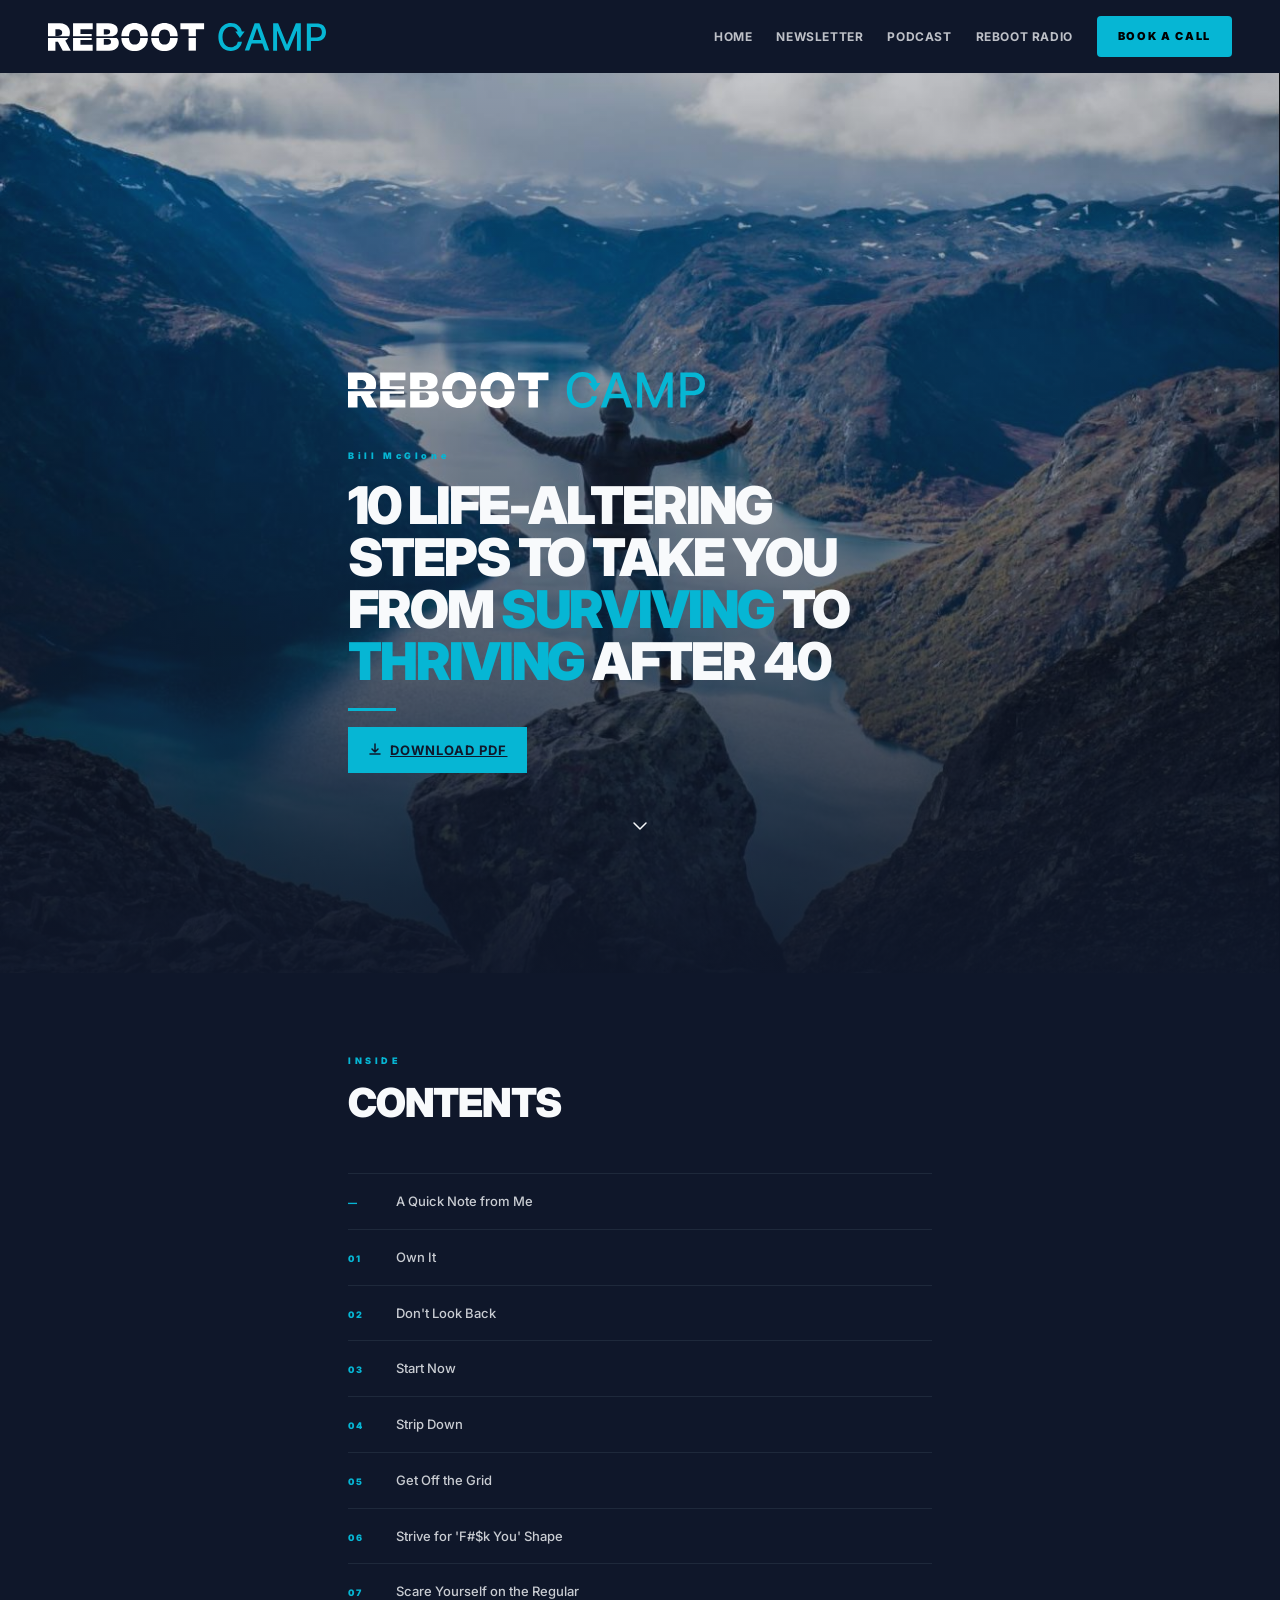
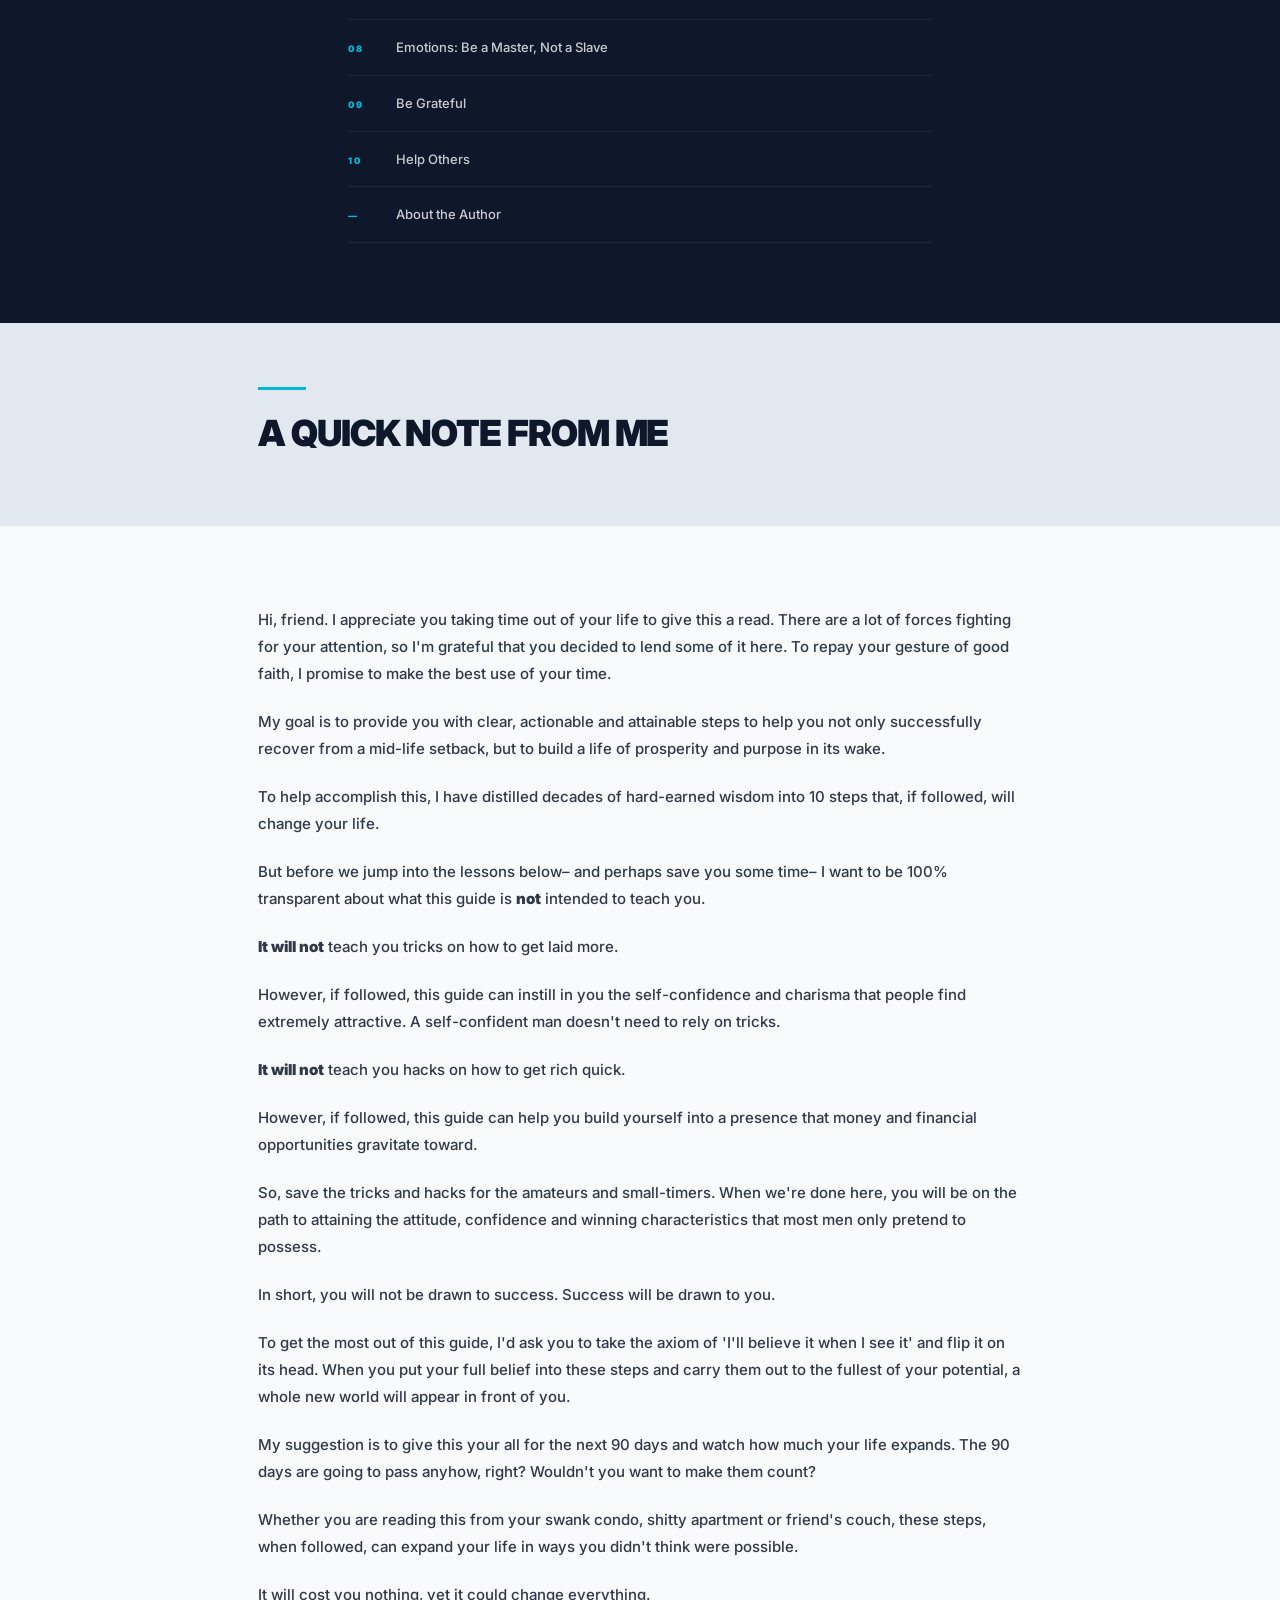
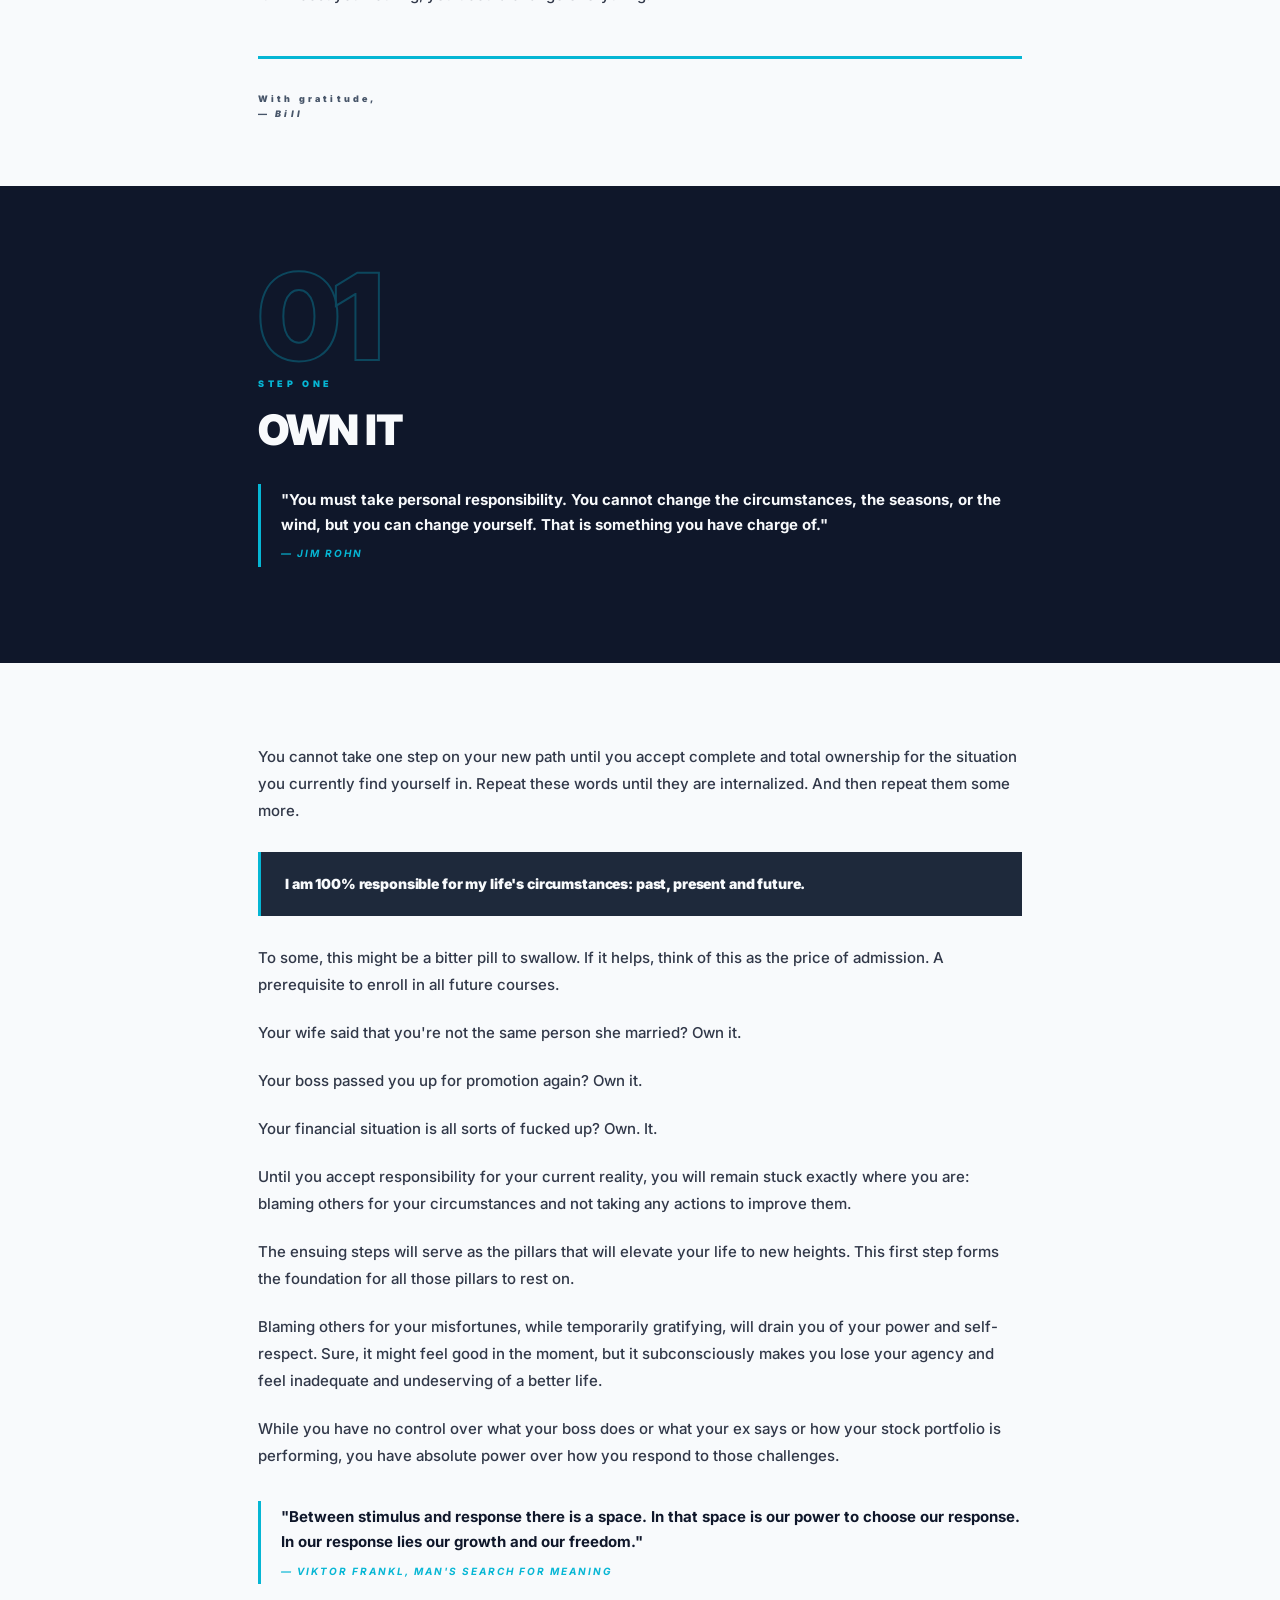
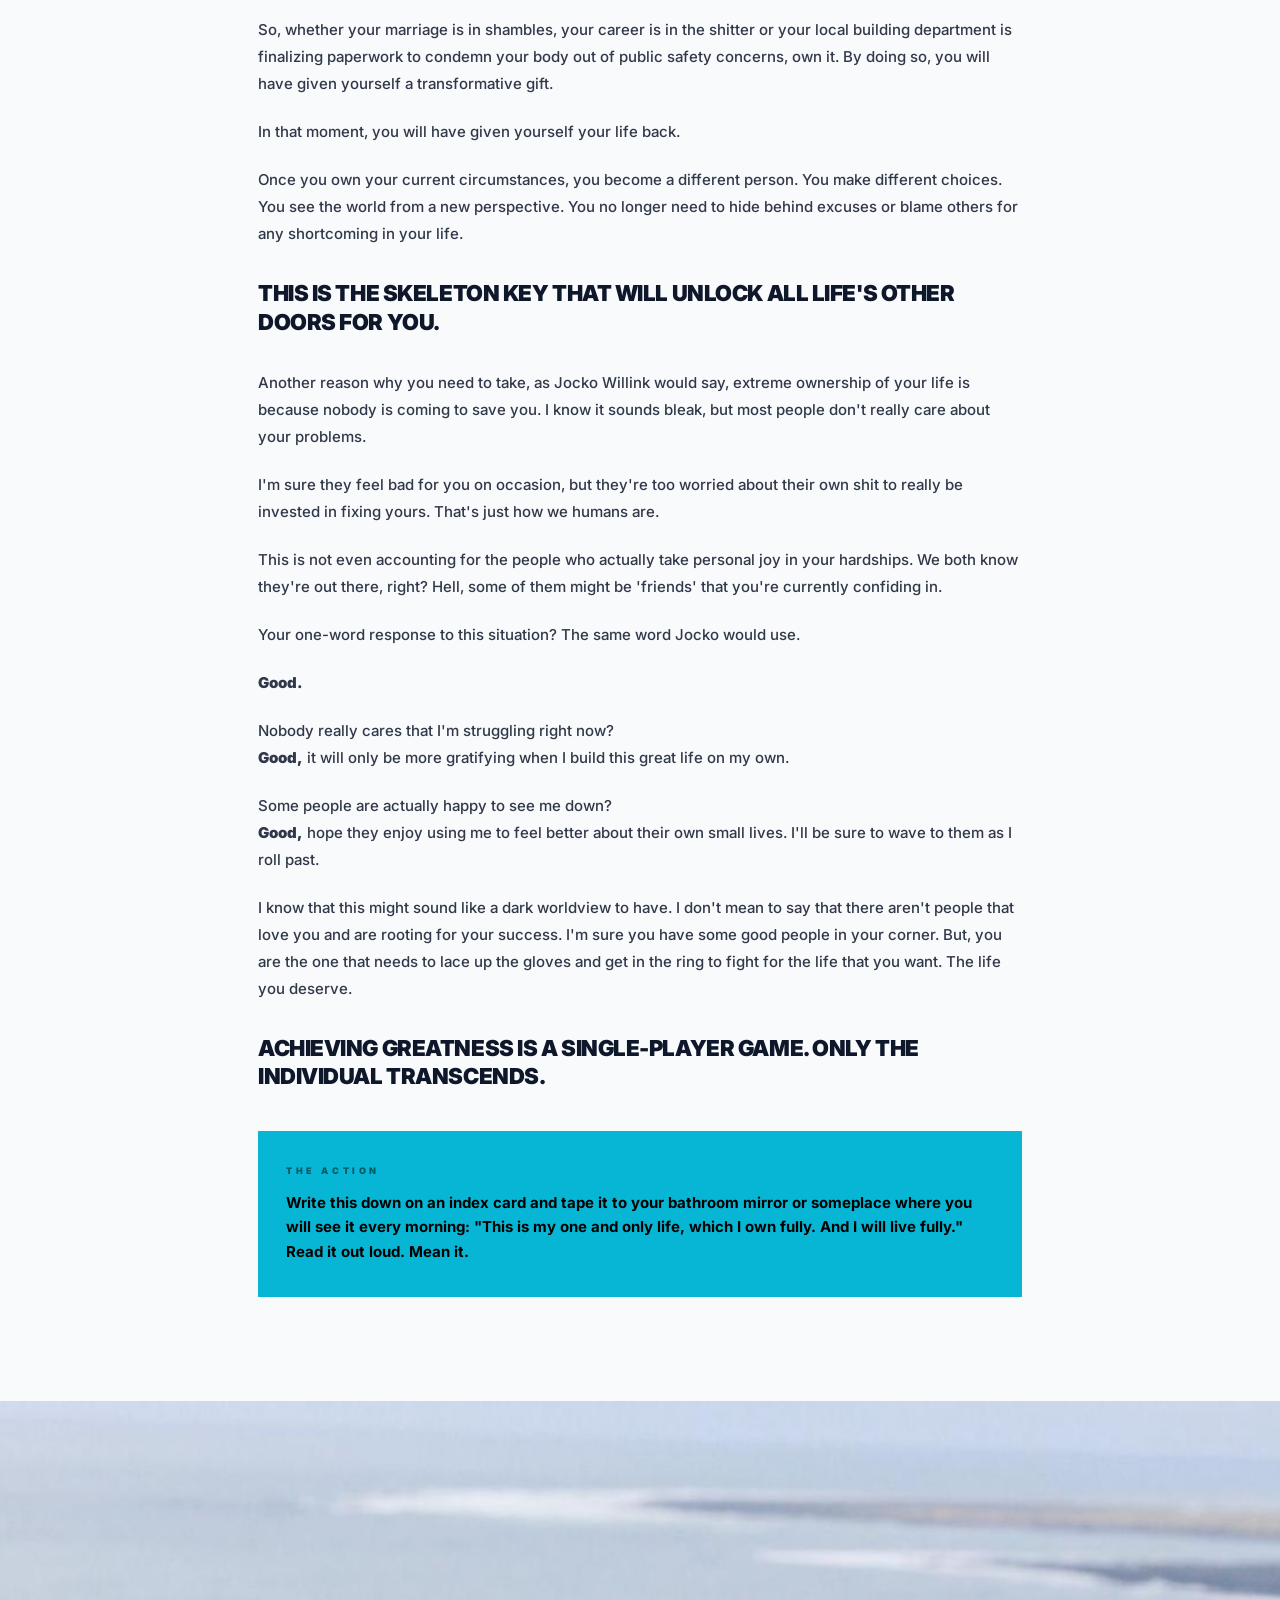
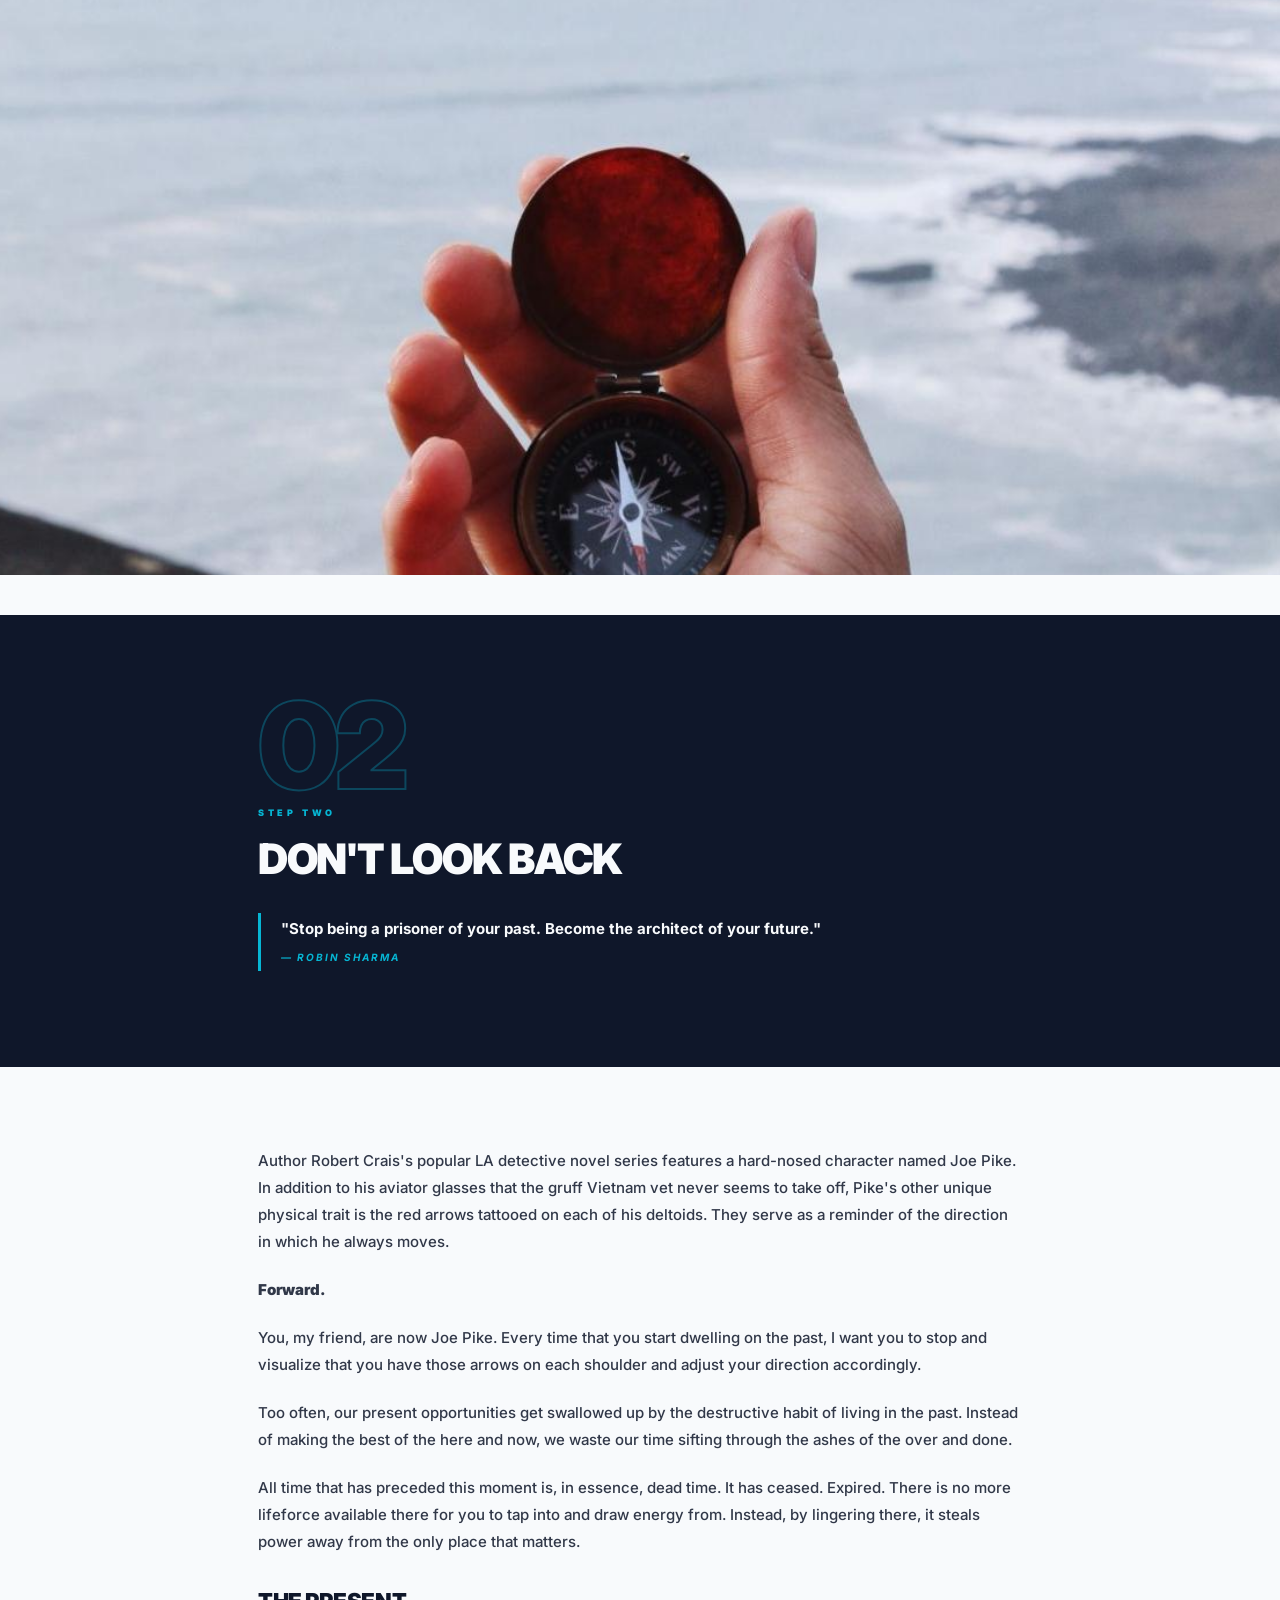
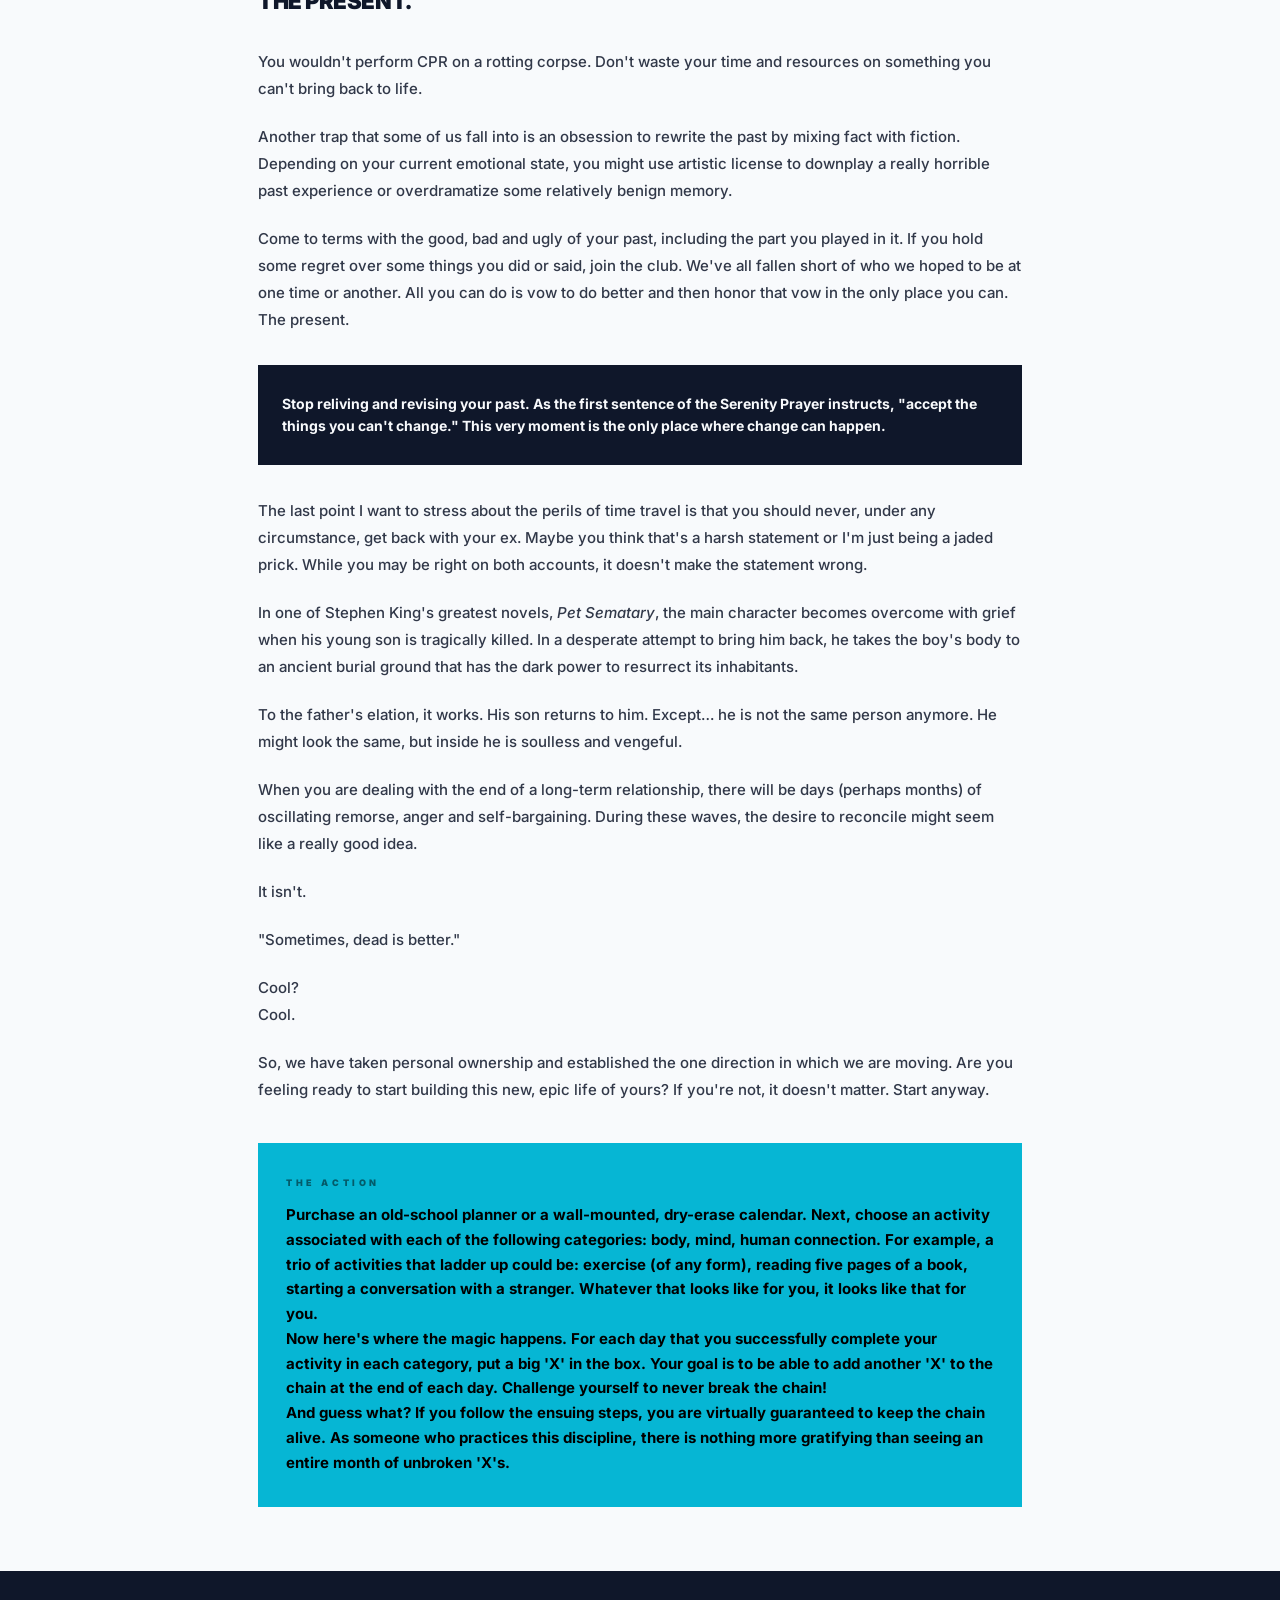
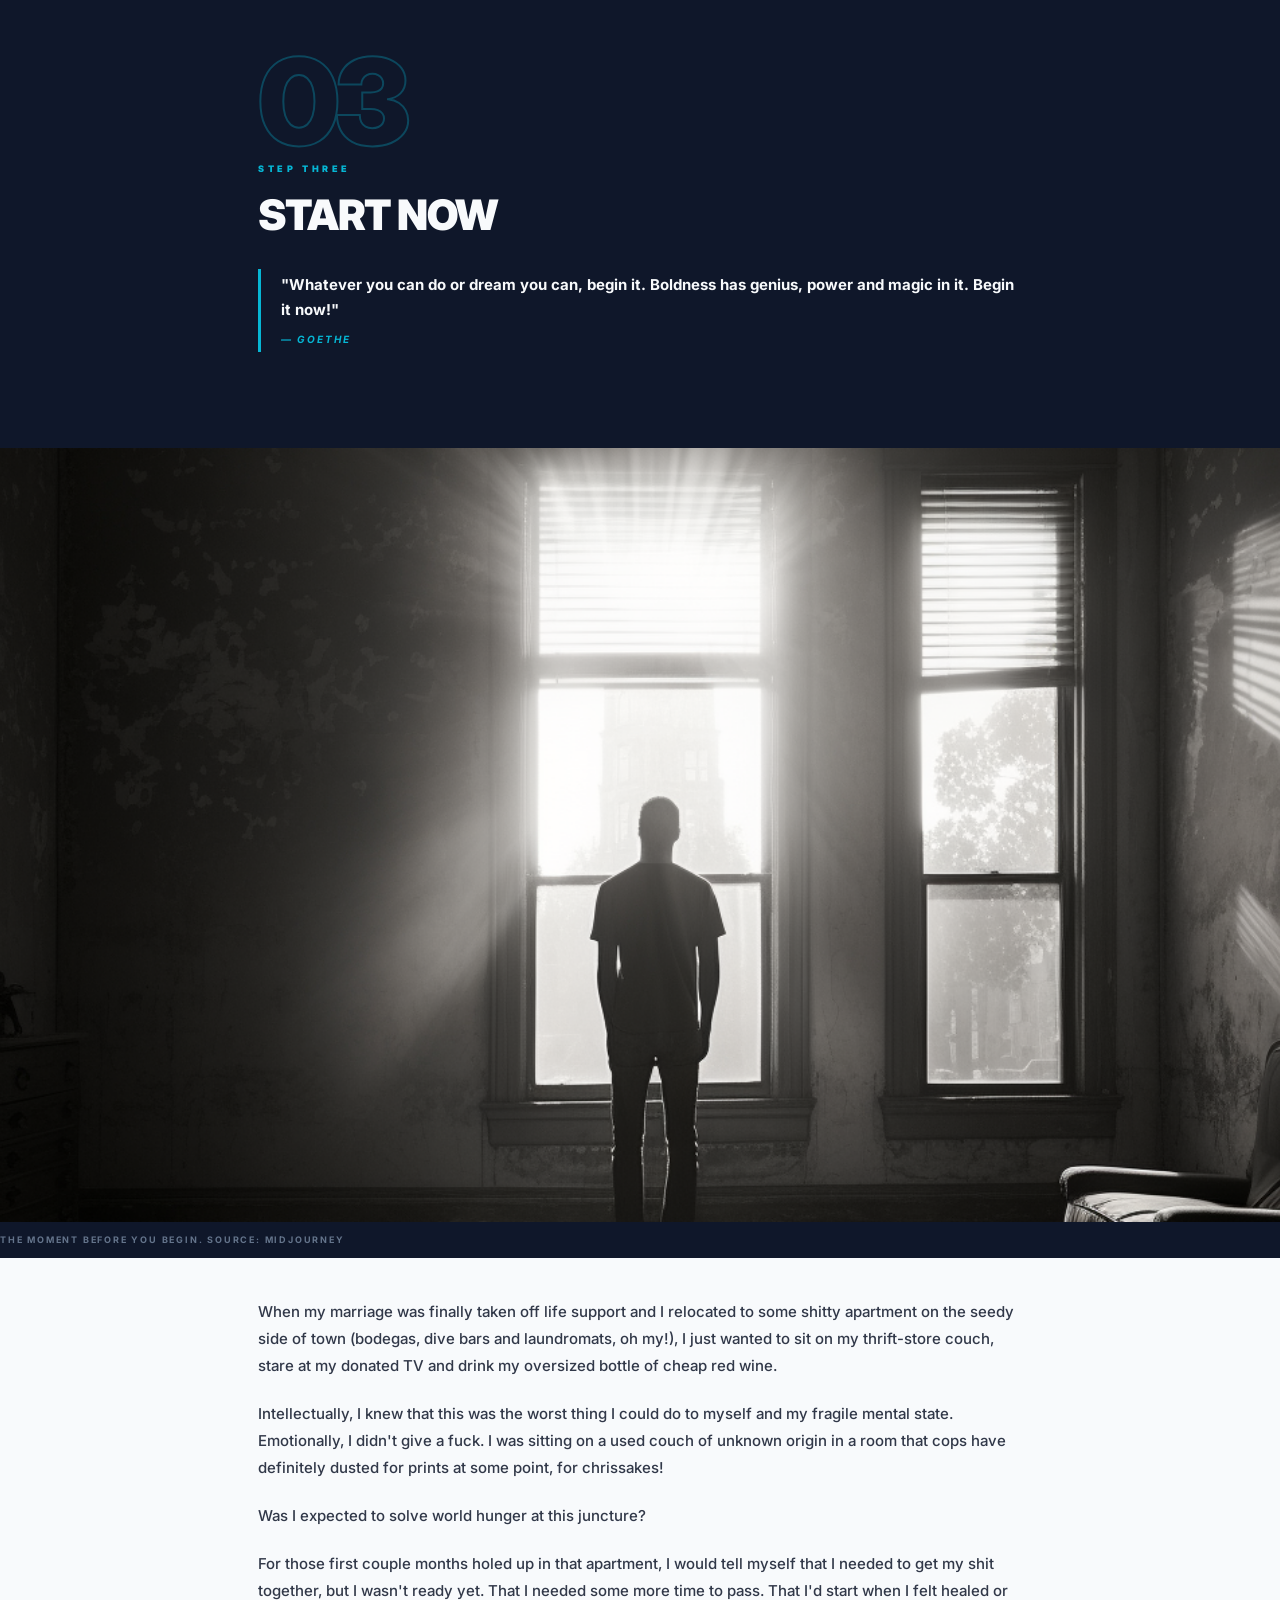
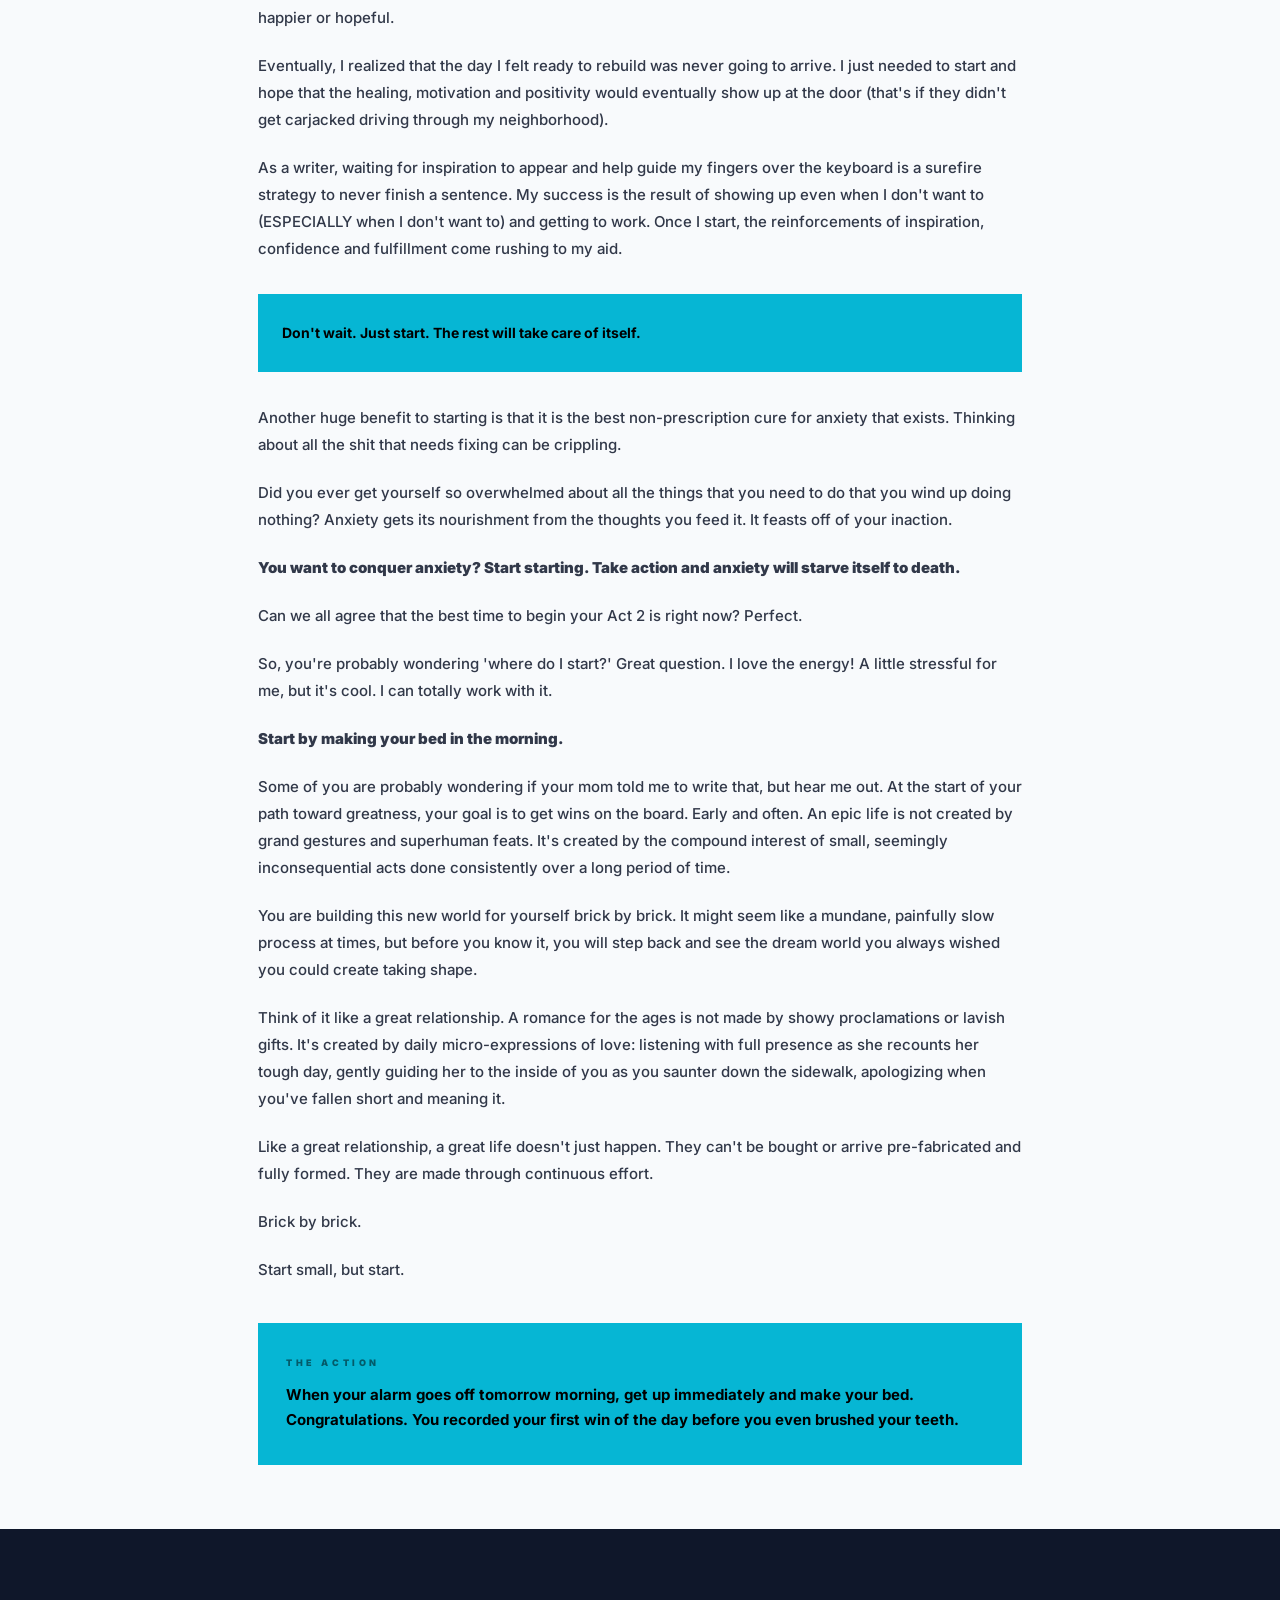
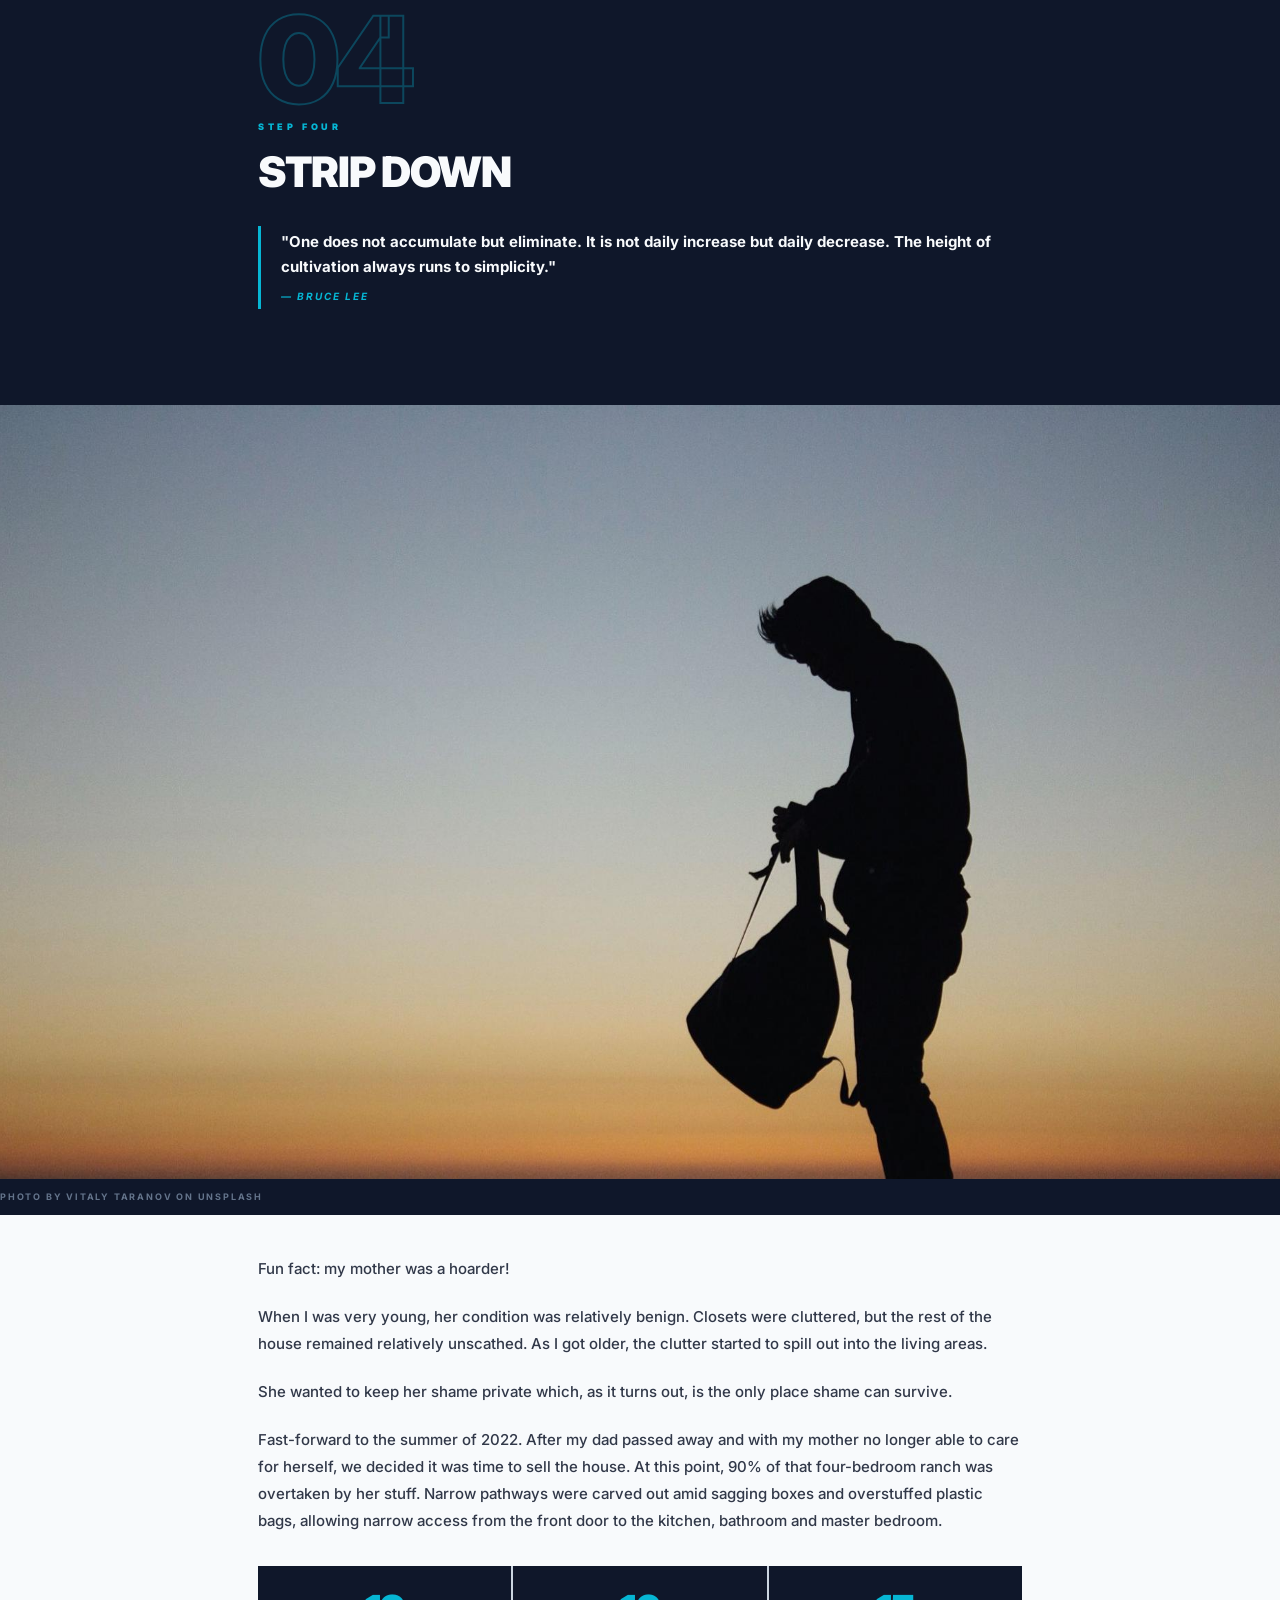
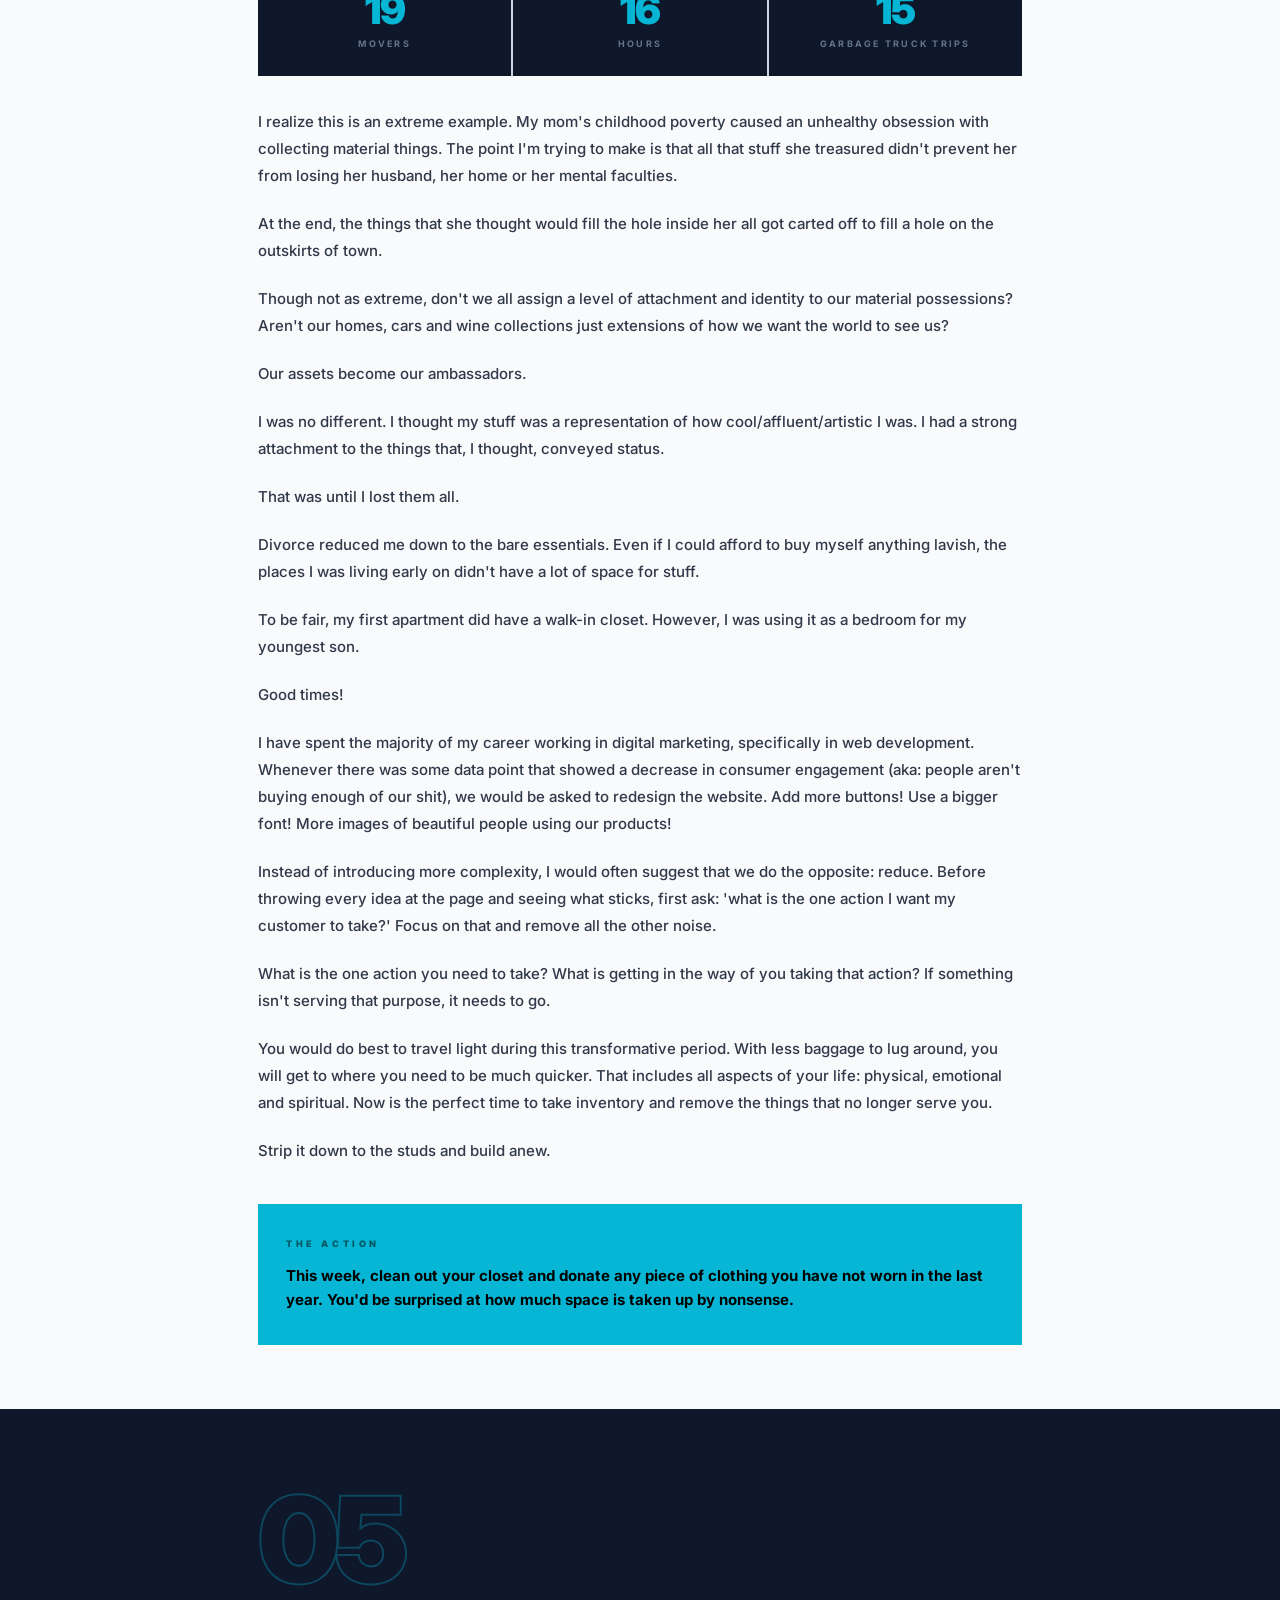
<file: book/index.html>
<!DOCTYPE html>
<html lang="en" xmlns:epub="http://www.idpf.org/2007/ops">
<head>
<meta charset="UTF-8">
<meta name="viewport" content="width=device-width, initial-scale=1.0, maximum-scale=1.0">
<meta name="robots" content="noindex, nofollow">
<meta name="description" content="Reboot Camp: 10 Life-Altering Steps to Take You From Surviving to Thriving After 40 — by Bill McGlone">
<meta name="author" content="Bill McGlone">
<title>Reboot Camp — 10 Life-Altering Steps | Bill McGlone</title>
<link rel="canonical" href="https://rebootcampcoaching.com/book/">

<!-- Open Graph / LinkedIn / Facebook -->
<meta property="og:type" content="book">
<meta property="og:url" content="https://rebootcampcoaching.com/book/">
<meta property="og:site_name" content="Reboot Camp Coaching">
<meta property="og:title" content="Reboot Camp: 10 Life-Altering Steps — Bill McGlone">
<meta property="og:description" content="A practical guide for men over 40 who've found success but lost themselves along the way. 10 steps to go from surviving to thriving.">
<meta property="og:image" content="https://rebootcampcoaching.com/images/BookRenderimage.jpg">
<meta property="og:image:width" content="1200">
<meta property="og:image:height" content="654">
<meta property="og:image:alt" content="Reboot Camp: 10 Life-Altering Steps — book by Bill McGlone">
<meta property="og:locale" content="en_US">
<meta property="book:author" content="Bill McGlone">

<!-- Twitter Card -->
<meta name="twitter:card" content="summary_large_image">
<meta name="twitter:title" content="Reboot Camp: 10 Life-Altering Steps — Bill McGlone">
<meta name="twitter:description" content="A practical guide for men over 40 who've found success but lost themselves along the way. 10 steps to go from surviving to thriving.">
<meta name="twitter:image" content="https://rebootcampcoaching.com/images/BookRenderimage.jpg">

<link rel="preconnect" href="https://fonts.googleapis.com">
<link rel="preconnect" href="https://fonts.gstatic.com" crossorigin>
<link href="https://fonts.googleapis.com/css2?family=Inter:wght@300;500;700;900&display=swap" rel="stylesheet">
<link rel="stylesheet" href="../site/style.css">
<link rel="stylesheet" href="../site/landing.css">
<link rel="icon" type="image/png" href="images/Favicon@0.75x.png">
<link rel="icon" type="image/svg+xml" href="images/Favicon.svg">

<script type="application/ld+json">
{
  "@context": "https://schema.org",
  "@type": "Book",
  "name": "Reboot Camp: 10 Life-Altering Steps",
  "description": "A practical guide for men over 40 who've found success but lost themselves along the way. 10 steps to go from surviving to thriving.",
  "url": "https://rebootcampcoaching.com/book/",
  "image": "https://rebootcampcoaching.com/images/BookRenderimage.jpg",
  "author": {
    "@type": "Person",
    "name": "Bill McGlone",
    "url": "https://rebootcampcoaching.com/"
  },
  "publisher": {
    "@type": "Organization",
    "name": "Reboot Camp Coaching",
    "url": "https://rebootcampcoaching.com/"
  },
  "inLanguage": "en"
}
</script>
</head>
<body>

<!-- Progress Bar (web only) -->
<div id="progress-bar" aria-hidden="true"></div>

<!-- Navigation -->
<nav class="ebook-nav landing-nav" id="landing-nav" aria-label="Primary navigation">
  <a href="../site/" class="logo-wrap" aria-label="Reboot Camp home">
    <img src="images/Reboot-dark.svg" alt="Reboot Camp" class="logo">
  </a>
  <div class="landing-nav-links">
    <a href="../site/index.html" class="landing-nav-link">Home</a>
    <a href="../site/newsletter.html" class="landing-nav-link">Newsletter</a>
    <a href="../site/podcast.html" class="landing-nav-link">Podcast</a>
    <a href="../site/radio.html" class="landing-nav-link">Reboot Radio</a>
    <a href="https://calendly.com/bill-rebootcampcoaching" class="cta-button cta-button-sm" aria-label="Book a free intro call" target="_blank" rel="noopener">Book a Call</a>
    <button type="button" class="nav-toggle" id="nav-toggle" aria-haspopup="true" aria-expanded="false" aria-controls="nav-menu" aria-label="Menu">
      <span class="nav-toggle-label">Menu</span>
      <span class="nav-hamburger-bars" aria-hidden="true"><span></span><span></span><span></span></span>
      <span class="nav-toggle-chevron" aria-hidden="true">
        <svg width="10" height="6" viewBox="0 0 10 6" fill="none"><path d="M1 1l4 4 4-4" stroke="currentColor" stroke-width="1.5" stroke-linecap="round" stroke-linejoin="round"/></svg>
      </span>
    </button>
  </div>

  <div class="nav-menu" id="nav-menu">
    <div class="nav-menu-head">
      <span class="nav-menu-title">Menu</span>
      <button type="button" class="nav-close" id="nav-close" aria-label="Close menu">
        <svg width="14" height="14" viewBox="0 0 14 14" fill="none"><path d="M1 1l12 12M1 13L13 1" stroke="currentColor" stroke-width="1.5" stroke-linecap="round"/></svg>
      </button>
    </div>
    <ul class="nav-menu-list">
      <li><a href="../site/index.html" class="nav-menu-link">Home</a></li>
      <li><a href="../site/newsletter.html" class="nav-menu-link">Newsletter</a></li>
      <li><a href="../site/podcast.html" class="nav-menu-link">Podcast</a></li>
      <li><a href="../site/radio.html" class="nav-menu-link">Reboot Radio</a></li>
    </ul>
  </div>
</nav>
<div class="nav-overlay" id="nav-overlay"></div>

<!-- ============================================
     COVER
     ============================================ -->
<section id="cover" class="cover" epub:type="cover" aria-label="Cover">
  <img src="images/image6.jpg" alt="Man standing on mountain peak with arms outstretched" class="cover-image">
  <div class="cover-overlay"></div>
  <div class="cover-content">
    <img src="images/Reboot-dark.svg" alt="Reboot Camp" class="cover-logo">
    <span class="cover-overline">Bill McGlone</span>
    <h1 class="cover-title">10 Life-Altering Steps to Take You From <em>Surviving</em> to <em>Thriving</em> After 40</h1>
    <div class="cover-rule"></div>
    <a href="output/reboot-camp.pdf" download class="download-btn">
      <svg width="14" height="14" viewBox="0 0 14 14" fill="none" aria-hidden="true">
        <path d="M7 1v8M4 6l3 3 3-3M2 11h10" stroke="currentColor" stroke-width="1.5" stroke-linecap="round" stroke-linejoin="round"/>
      </svg>
      Download PDF
    </a>
  </div>
  <div class="scroll-hint" aria-hidden="true">
    <svg width="18" height="18" viewBox="0 0 18 18" fill="none">
      <path d="M3 6l6 6 6-6" stroke="currentColor" stroke-width="1.5" stroke-linecap="round" stroke-linejoin="round"/>
    </svg>
  </div>
</section>

<!-- ============================================
     TABLE OF CONTENTS
     ============================================ -->
<section id="toc" class="toc-section" epub:type="toc" aria-labelledby="toc-heading">
  <div class="toc-inner">
    <span class="toc-overline">Inside</span>
    <h2 class="toc-heading" id="toc-heading">Contents</h2>
    <ul class="toc-list" role="list">
      <li><a href="#note"><span class="toc-num">—</span><span class="toc-title">A Quick Note from Me</span></a></li>
      <li><a href="#step1"><span class="toc-num">01</span><span class="toc-title">Own It</span></a></li>
      <li><a href="#step2"><span class="toc-num">02</span><span class="toc-title">Don't Look Back</span></a></li>
      <li><a href="#step3"><span class="toc-num">03</span><span class="toc-title">Start Now</span></a></li>
      <li><a href="#step4"><span class="toc-num">04</span><span class="toc-title">Strip Down</span></a></li>
      <li><a href="#step5"><span class="toc-num">05</span><span class="toc-title">Get Off the Grid</span></a></li>
      <li><a href="#step6"><span class="toc-num">06</span><span class="toc-title">Strive for 'F#$k You' Shape</span></a></li>
      <li><a href="#step7"><span class="toc-num">07</span><span class="toc-title">Scare Yourself on the Regular</span></a></li>
      <li><a href="#step8"><span class="toc-num">08</span><span class="toc-title">Emotions: Be a Master, Not a Slave</span></a></li>
      <li><a href="#step9"><span class="toc-num">09</span><span class="toc-title">Be Grateful</span></a></li>
      <li><a href="#step10"><span class="toc-num">10</span><span class="toc-title">Help Others</span></a></li>
      <li><a href="#about"><span class="toc-num">—</span><span class="toc-title">About the Author</span></a></li>
    </ul>
  </div>
</section>

<!-- ============================================
     A QUICK NOTE
     ============================================ -->
<section id="note" class="section-opener" epub:type="preface" aria-labelledby="note-title">
  <div class="ebook-body">
    <div class="accent-rule"></div>
    <h2 class="section-title" id="note-title">A Quick Note from Me</h2>
  </div>
</section>
<article class="chapter">
  <div class="ebook-body">
    <div class="body-text">
      <p>Hi, friend. I appreciate you taking time out of your life to give this a read. There are a lot of forces fighting for your attention, so I'm grateful that you decided to lend some of it here. To repay your gesture of good faith, I promise to make the best use of your time.</p>
      <p>My goal is to provide you with clear, actionable and attainable steps to help you not only successfully recover from a mid-life setback, but to build a life of prosperity and purpose in its wake.</p>
      <p>To help accomplish this, I have distilled decades of hard-earned wisdom into 10 steps that, if followed, will change your life.</p>
      <p>But before we jump into the lessons below– and perhaps save you some time–  I want to be 100% transparent about what this guide is <strong>not</strong> intended to teach you.</p>
      <p><strong>It will not</strong> teach you tricks on how to get laid more.</p>
      <p>However, if followed, this guide can instill in you the self-confidence and charisma that people find extremely attractive. A self-confident man doesn't need to rely on tricks.</p>
      <p><strong>It will not</strong> teach you hacks on how to get rich quick.</p>
      <p>However, if followed, this guide can help you build yourself into a presence that money and financial opportunities gravitate toward.</p>
      <p>So, save the tricks and hacks for the amateurs and small-timers. When we're done here, you will be on the path to attaining the attitude, confidence and winning characteristics that most men only pretend to possess.</p>
      <p>In short, you will not be drawn to success. Success will be drawn to you.</p>
      <p>To get the most out of this guide, I'd ask you to take the axiom of 'I'll believe it when I see it' and flip it on its head. When you put your full belief into these steps and carry them out to the fullest of your potential, a whole new world will appear in front of you.</p>
      <p>My suggestion is to give this your all for the next 90 days and watch how much your life expands. The 90 days are going to pass anyhow, right? Wouldn't you want to make them count?</p>
      <p>Whether you are reading this from your swank condo, shitty apartment or friend's couch, these steps, when followed, can expand your life in ways you didn't think were possible.</p>
      <p>It will cost you nothing, yet it could change everything.</p>
    </div>
    <div class="sign-off">
      <p>With gratitude,<br> — <em>Bill</em></p>
    </div>
  </div>
</article>

<!-- ============================================
     STEP 1: OWN IT
     ============================================ -->
<section id="step1" class="chapter-opener" epub:type="chapter" aria-labelledby="step1-title">
  <div class="ebook-body">
    <span class="step-number" aria-hidden="true">01</span>
    <span class="step-label">Step One</span>
    <h2 class="chapter-title" id="step1-title">Own It</h2>
    <blockquote class="pull-quote">
      <p>"You must take personal responsibility. You cannot change the circumstances, the seasons, or the wind, but you can change yourself. That is something you have charge of."</p>
      <cite>— Jim Rohn</cite>
    </blockquote>
  </div>
</section>
<article class="chapter">
  <div class="ebook-body">
    <div class="body-text">
      <p>You cannot take one step on your new path until you accept complete and total ownership for the situation you currently find yourself in. Repeat these words until they are internalized. And then repeat them some more.</p>
    </div>

    <div class="affirmation">
      <p>I am 100% responsible for my life's circumstances: past, present and future.</p>
    </div>

    <div class="body-text">
      <p>To some, this might be a bitter pill to swallow. If it helps, think of this as the price of admission. A prerequisite to enroll in all future courses.</p>
      <p>Your wife said that you're not the same person she married? Own it.</p>
      <p>Your boss passed you up for promotion again? Own it.</p>
      <p>Your financial situation is all sorts of fucked up? Own. It.</p>
      <p>Until you accept responsibility for your current reality, you will remain stuck exactly where you are: blaming others for your circumstances and not taking any actions to improve them.</p>
      <p>The ensuing steps will serve as the pillars that will elevate your life to new heights. This first step forms the foundation for all those pillars to rest on.</p>
      <p>Blaming others for your misfortunes, while temporarily gratifying, will drain you of your power and self-respect. Sure, it might feel good in the moment, but it subconsciously makes you lose your agency and feel inadequate and undeserving of a better life.</p>
      <p>While you have no control over what your boss does or what your ex says or how your stock portfolio is performing, you have absolute power over how you respond to those challenges.</p>
    </div>

    <blockquote class="pull-quote">
      <p>"Between stimulus and response there is a space. In that space is our power to choose our response. In our response lies our growth and our freedom."</p>
      <cite>— Viktor Frankl, Man's Search for Meaning</cite>
    </blockquote>

    <div class="body-text">
      <p>So, whether your marriage is in shambles, your career is in the shitter or your local building department is finalizing paperwork to condemn your body out of public safety concerns, own it. By doing so, you will have given yourself a transformative gift.</p>
      <p>In that moment, you will have given yourself your life back.</p>
      <p>Once you own your current circumstances, you become a different person. You make different choices. You see the world from a new perspective. You no longer need to hide behind excuses or blame others for any shortcoming in your life.</p>
    </div>

    <p class="statement">This is the skeleton key that will unlock all life's other doors for you.</p>

    <div class="body-text">
      <p>Another reason why you need to take, as Jocko Willink would say, extreme ownership of your life is because nobody is coming to save you. I know it sounds bleak, but most people don't really care about your problems.</p>
      <p>I'm sure they feel bad for you on occasion, but they're too worried about their own shit to really be invested in fixing yours. That's just how we humans are.</p>
      <p>This is not even accounting for the people who actually take personal joy in your hardships. We both know they're out there, right? Hell, some of them might be 'friends' that you're currently confiding in.</p>
      <p>Your one-word response to this situation? The same word Jocko would use.</p>
      <p><strong>Good.</strong></p>
      <p>Nobody really cares that I'm struggling right now?<br><strong>Good,</strong> it will only be more gratifying when I build this great life on my own.</p>
      <p>Some people are actually happy to see me down?<br><strong>Good,</strong> hope they enjoy using me to feel better about their own small lives. I'll be sure to wave to them as I roll past.</p>
      <p>I know that this might sound like a dark worldview to have. I don't mean to say that there aren't people that love you and are rooting for your success. I'm sure you have some good people in your corner. But, you are the one that needs to lace up the gloves and get in the ring to fight for the life that you want. The life you deserve.</p>
    </div>

    <p class="statement">Achieving greatness is a single-player game. Only the individual transcends.</p>

    <div class="the-action">
      <span class="action-label">The Action</span>
      <p class="action-text">Write this down on an index card and tape it to your bathroom mirror or someplace where you will see it every morning: "This is my one and only life, which I own fully. And I will live fully." Read it out loud. Mean it.</p>
    </div>
  </div>
</article>

<!-- Image Divider -->
<div class="image-wrap">
  <img src="images/image5.jpg" alt="Silhouette of a man at sunset, standing at the edge of something new" class="chapter-image">
</div>

<!-- ============================================
     STEP 2: DON'T LOOK BACK
     ============================================ -->
<section id="step2" class="chapter-opener" epub:type="chapter" aria-labelledby="step2-title">
  <div class="ebook-body">
    <span class="step-number" aria-hidden="true">02</span>
    <span class="step-label">Step Two</span>
    <h2 class="chapter-title" id="step2-title">Don't Look Back</h2>
    <blockquote class="pull-quote">
      <p>"Stop being a prisoner of your past. Become the architect of your future."</p>
      <cite>— Robin Sharma</cite>
    </blockquote>
  </div>
</section>
<article class="chapter">
  <div class="ebook-body">
    <div class="body-text">
      <p>Author Robert Crais's popular LA detective novel series features a hard-nosed character named Joe Pike. In addition to his aviator glasses that the gruff Vietnam vet never seems to take off, Pike's other unique physical trait is the red arrows tattooed on each of his deltoids. They serve as a reminder of the direction in which he always moves.</p>
      <p><strong>Forward.</strong></p>
      <p>You, my friend, are now Joe Pike. Every time that you start dwelling on the past, I want you to stop and visualize that you have those arrows on each shoulder and adjust your direction accordingly.</p>
      <p>Too often, our present opportunities get swallowed up by the destructive habit of living in the past. Instead of making the best of the here and now, we waste our time sifting through the ashes of the over and done.</p>
      <p>All time that has preceded this moment is, in essence, dead time. It has ceased. Expired. There is no more lifeforce available there for you to tap into and draw energy from. Instead, by lingering there, it steals power away from the only place that matters.</p>
    </div>

    <p class="statement">The Present.</p>

    <div class="body-text">
      <p>You wouldn't perform CPR on a rotting corpse. Don't waste your time and resources on something you can't bring back to life.</p>
      <p>Another trap that some of us fall into is an obsession to rewrite the past by mixing fact with fiction. Depending on your current emotional state, you might use artistic license to downplay a really horrible past experience or overdramatize some relatively benign memory.</p>
      <p>Come to terms with the good, bad and ugly of your past, including the part you played in it. If you hold some regret over some things you did or said, join the club. We've all fallen short of who we hoped to be at one time or another. All you can do is vow to do better and then honor that vow in the only place you can. The present.</p>
    </div>

    <div class="callout">
      <p>Stop reliving and revising your past. As the first sentence of the Serenity Prayer instructs, "accept the things you can't change." This very moment is the only place where change can happen.</p>
    </div>

    <div class="body-text">
      <p>The last point I want to stress about the perils of time travel is that you should never, under any circumstance, get back with your ex. Maybe you think that's a harsh statement or I'm just being a jaded prick. While you may be right on both accounts, it doesn't make the statement wrong.</p>
      <p>In one of Stephen King's greatest novels, <em>Pet Sematary</em>, the main character becomes overcome with grief when his young son is tragically killed. In a desperate attempt to bring him back, he takes the boy's body to an ancient burial ground that has the dark power to resurrect its inhabitants.</p>
      <p>To the father's elation, it works. His son returns to him. Except… he is not the same person anymore. He might look the same, but inside he is soulless and vengeful.</p>
      <p>When you are dealing with the end of a long-term relationship, there will be days (perhaps months) of oscillating remorse, anger and self-bargaining. During these waves, the desire to reconcile might seem like a really good idea.</p>
      <p>It isn't.</p>
      <p>"Sometimes, dead is better."</p>
      <p>Cool?<br>Cool.</p>
      <p>So, we have taken personal ownership and established the one direction in which we are moving. Are you feeling ready to start building this new, epic life of yours? If you're not, it doesn't matter. Start anyway.</p>
    </div>

    <div class="the-action">
      <span class="action-label">The Action</span>
      <p class="action-text">Purchase an old-school planner or a wall-mounted, dry-erase calendar. Next, choose an activity associated with each of the following categories: body, mind, human connection. For example, a trio of activities that ladder up could be: exercise (of any form), reading five pages of a book, starting a conversation with a stranger. Whatever that looks like for you, it looks like that for you.</p>
      <p class="action-text">Now here's where the magic happens. For each day that you successfully complete your activity in each category, put a big 'X' in the box. Your goal is to be able to add another 'X' to the chain at the end of each day. Challenge yourself to never break the chain!</p>
      <p class="action-text">And guess what? If you follow the ensuing steps, you are virtually guaranteed to keep the chain alive. As someone who practices this discipline, there is nothing more gratifying than seeing an entire month of unbroken 'X's.</p>
    </div>
  </div>
</article>

<!-- ============================================
     STEP 3: START NOW
     ============================================ -->
<section id="step3" class="chapter-opener" epub:type="chapter" aria-labelledby="step3-title">
  <div class="ebook-body">
    <span class="step-number" aria-hidden="true">03</span>
    <span class="step-label">Step Three</span>
    <h2 class="chapter-title" id="step3-title">Start Now</h2>
    <blockquote class="pull-quote">
      <p>"Whatever you can do or dream you can, begin it. Boldness has genius, power and magic in it. Begin it now!"</p>
      <cite>— Goethe</cite>
    </blockquote>
  </div>
</section>
<article class="chapter">
  <div class="image-wrap" style="margin-bottom:40px;">
    <img src="images/image4.png" alt="Man standing alone in an empty room, light streaming through the windows" class="chapter-image">
    <p class="image-caption">The moment before you begin. Source: Midjourney</p>
  </div>
  <div class="ebook-body">
    <div class="body-text">
      <p>When my marriage was finally taken off life support and I relocated to some shitty apartment on the seedy side of town (bodegas, dive bars and laundromats, oh my!), I just wanted to sit on my thrift-store couch, stare at my donated TV and drink my oversized bottle of cheap red wine.</p>
      <p>Intellectually, I knew that this was the worst thing I could do to myself and my fragile mental state. Emotionally, I didn't give a fuck.  I was sitting on a used couch of unknown origin in a room that cops have definitely dusted for prints at some point, for chrissakes!</p>
      <p>Was I expected to solve world hunger at this juncture?</p>
      <p>For those first couple months holed up in that apartment, I would tell myself that I needed to get my shit together, but I wasn't ready yet. That I needed some more time to pass. That I'd start when I felt healed or happier or hopeful.</p>
      <p>Eventually, I realized that the day I felt ready to rebuild was never going to arrive. I just needed to start and hope that the healing, motivation and positivity would eventually show up at the door (that's if they didn't get carjacked driving through my neighborhood).</p>
      <p>As a writer, waiting for inspiration to appear and help guide my fingers over the keyboard is a surefire strategy to never finish a sentence. My success is the result of showing up even when I don't want to (ESPECIALLY when I don't want to) and getting to work. Once I start, the reinforcements of inspiration, confidence and fulfillment come rushing to my aid.</p>
    </div>

    <div class="callout cyan">
      <p>Don't wait. Just start. The rest will take care of itself.</p>
    </div>

    <div class="body-text">
      <p>Another huge benefit to starting is that it is the best non-prescription cure for anxiety that exists. Thinking about all the shit that needs fixing can be crippling.</p>
      <p>Did you ever get yourself so overwhelmed about all the things that you need to do that you wind up doing nothing? Anxiety gets its nourishment from the thoughts you feed it. It feasts off of your inaction.</p>
      <p><strong>You want to conquer anxiety? Start starting. Take action and anxiety will starve itself to death.</strong></p>
      <p>Can we all agree that the best time to begin your Act 2 is right now? Perfect.</p>
      <p>So, you're probably wondering 'where do I start?' Great question. I love the energy!  A little stressful for me, but it's cool. I can totally work with it.</p>
      <p><strong>Start by making your bed in the morning.</strong></p>
      <p>Some of you are probably wondering if your mom told me to write that, but hear me out. At the start of your path toward greatness, your goal is to get wins on the board. Early and often. An epic life is not created by grand gestures and superhuman feats. It's created by the compound interest of small, seemingly inconsequential acts done consistently over a long period of time.</p>
      <p>You are building this new world for yourself brick by brick. It might seem like a mundane, painfully slow process at times, but before you know it, you will step back and see the dream world you always wished you could create taking shape.</p>
      <p>Think of it like a great relationship. A romance for the ages is not made by showy proclamations or lavish gifts. It's created by daily micro-expressions of love: listening with full presence as she recounts her tough day, gently guiding her to the inside of you as you saunter down the sidewalk, apologizing when you've fallen short and meaning it.</p>
      <p>Like a great relationship, a great life doesn't just happen. They can't be bought or arrive pre-fabricated and fully formed. They are made through continuous effort.</p>
      <p>Brick by brick.</p>
      <p>Start small, but start.</p>
    </div>

    <div class="the-action">
      <span class="action-label">The Action</span>
      <p class="action-text">When your alarm goes off tomorrow morning, get up immediately and make your bed. Congratulations. You recorded your first win of the day before you even brushed your teeth.</p>
    </div>
  </div>
</article>

<!-- ============================================
     STEP 4: STRIP DOWN
     ============================================ -->
<section id="step4" class="chapter-opener" epub:type="chapter" aria-labelledby="step4-title">
  <div class="ebook-body">
    <span class="step-number" aria-hidden="true">04</span>
    <span class="step-label">Step Four</span>
    <h2 class="chapter-title" id="step4-title">Strip Down</h2>
    <blockquote class="pull-quote">
      <p>"One does not accumulate but eliminate. It is not daily increase but daily decrease. The height of cultivation always runs to simplicity."</p>
      <cite>— Bruce Lee</cite>
    </blockquote>
  </div>
</section>
<article class="chapter">
  <div class="image-wrap" style="margin-bottom:40px;">
    <img src="images/image2.jpg" alt="Two hands reaching toward each other — raw, stripped back, reaching for something real" class="chapter-image">
    <p class="image-caption">Photo by Vitaly Taranov on Unsplash</p>
  </div>
  <div class="ebook-body">
    <div class="body-text">
      <p>Fun fact: my mother was a hoarder!</p>
      <p>When I was very young, her condition was relatively benign. Closets were cluttered, but the rest of the house remained relatively unscathed. As I got older, the clutter started to spill out into the living areas.</p>
      <p>She wanted to keep her shame private which, as it turns out, is the only place shame can survive.</p>
      <p>Fast-forward to the summer of 2022. After my dad passed away and with my mother no longer able to care for herself, we decided it was time to sell the house. At this point, 90% of that four-bedroom ranch was overtaken by her stuff. Narrow pathways were carved out amid sagging boxes and overstuffed plastic bags, allowing narrow access from the front door to the kitchen, bathroom and master bedroom.</p>
    </div>

    <div class="stat-block" aria-label="Moving stats">
      <div class="stat-item">
        <span class="stat-number">19</span>
        <span class="stat-label">Movers</span>
      </div>
      <div class="stat-item">
        <span class="stat-number">16</span>
        <span class="stat-label">Hours</span>
      </div>
      <div class="stat-item">
        <span class="stat-number">15</span>
        <span class="stat-label">Garbage truck trips</span>
      </div>
    </div>

    <div class="body-text">
      <p>I realize this is an extreme example. My mom's childhood poverty caused an unhealthy obsession with collecting material things. The point I'm trying to make is that all that stuff she treasured didn't prevent her from losing her husband, her home or her mental faculties.</p>
      <p>At the end, the things that she thought would fill the hole inside her all got carted off to fill a hole on the outskirts of town.</p>
      <p>Though not as extreme, don't we all assign a level of attachment and identity to our material possessions? Aren't our homes, cars and wine collections just extensions of how we want the world to see us?</p>
      <p>Our assets become our ambassadors.</p>
      <p>I was no different. I thought my stuff was a representation of how cool/affluent/artistic I was. I had a strong attachment to the things that, I thought, conveyed status.</p>
      <p>That was until I lost them all.</p>
      <p>Divorce reduced me down to the bare essentials. Even if I could afford to buy myself anything lavish, the places I was living early on didn't have a lot of space for stuff.</p>
      <p>To be fair, my first apartment did have a walk-in closet. However, I was using it as a bedroom for my youngest son.</p>
      <p>Good times!</p>
      <p>I have spent the majority of my career working in digital marketing, specifically in web development. Whenever there was some data point that showed a decrease in consumer engagement (aka: people aren't buying enough of our shit), we would be asked to redesign the website. Add more buttons! Use a bigger font! More images of beautiful people using our products!</p>
      <p>Instead of introducing more complexity, I would often suggest that we do the opposite: reduce. Before throwing every idea at the page and seeing what sticks, first ask: 'what is the one action I want my customer to take?' Focus on that and remove all the other noise.</p>
      <p>What is the one action you need to take? What is getting in the way of you taking that action? If something isn't serving that purpose, it needs to go.</p>
      <p>You would do best to travel light during this transformative period. With less baggage to lug around, you will get to where you need to be much quicker. That includes all aspects of your life: physical, emotional and spiritual. Now is the perfect time to take inventory and remove the things that no longer serve you.</p>
      <p>Strip it down to the studs and build anew.</p>
    </div>

    <div class="the-action">
      <span class="action-label">The Action</span>
      <p class="action-text">This week, clean out your closet and donate any piece of clothing you have not worn in the last year. You'd be surprised at how much space is taken up by nonsense.</p>
    </div>
  </div>
</article>

<!-- ============================================
     STEP 5: GET OFF THE GRID
     ============================================ -->
<section id="step5" class="chapter-opener" epub:type="chapter" aria-labelledby="step5-title">
  <div class="ebook-body">
    <span class="step-number" aria-hidden="true">05</span>
    <span class="step-label">Step Five</span>
    <h2 class="chapter-title" id="step5-title">Get Off the Grid</h2>
    <blockquote class="pull-quote">
      <p>"Our society is much more interested in information than wonder, in noise rather than silence. And I feel that we need a lot more wonder and a lot more silence in our lives."</p>
      <cite>— Fred Rogers</cite>
    </blockquote>
  </div>
</section>
<article class="chapter">
  <div class="ebook-body">
    <div class="body-text">
      <p>It's time to make yourself scarce. Building something as truly inspired as a great life takes deep, focused work. Like sunlight through a magnifying glass, you must harness all your energy and direct it toward the advancement of your goal.</p>
      <p>It's been estimated that the average human is bombarded with more stimuli in one week than our 16th century ancestors were exposed to in their entire lifetime. Tweets, posts, texts, screens of all sizes — we live in a society overfed with information, yet starved of any true meaning.</p>
      <p>This is the fate of the average human. Luckily for you, my friend, there is nothing average about you.</p>
      <p>There is no longer room in your life for excess social media, gaming, porn or toxic people.</p>
      <p>I recall sitting in my crappy apartment (I eventually moved from the petri dish couch to the kitchen table I got from my parents garage) scrolling through Facebook and feeling like utter shit.</p>
      <p>Looking at all the happy families with their matching outfits on their fancy tropical vacations while I just watched a homeless dude take a dump in the empty lot next door was a jarring juxtaposition.</p>
      <p>There is no upside to consuming someone else's greatest hits album, especially when you are just starting to pen your new lyrics. That's all that stuff is: someone trying desperately to show the world, and themselves, that they matter. They are a self-imprisoned hostage holding up today's newspaper and a camera to confirm proof of life.</p>
    </div>

    <div class="callout cyan">
      <p>Don't take the clickbait. You are all about creating a life worth documenting. Let them post. You just do.</p>
    </div>

    <div class="body-text">
      <p>In addition to virtual distraction, this is also the time for you to be ruthless in weeding out the relationships in your life that no longer serve you. The net negatives.</p>
      <p>As Jim Rohn warned: "You are the average of the five people you spend the most time with." You need to choose wisely, especially during this stage of massive change.</p>
      <p>Sometimes, it's intoxicating to trade sob stories with another 'victim.' To rail on about your heartless ex or prick boss. It feels good when your buddy nods his head in agreement and tells you how none of it is your fault. Remember Step 1. Your life is your life, not a timeshare. Own it in full.</p>
      <p>Sometimes, we outgrow some of our friends. And that's not just okay — it's normal. You have friends for a reason, a season or a lifetime. Now is a good time to evaluate which of those buckets yours fit in. And why.</p>
      <p>Spend your social time with people that fire you up, not wear you down. The optimistic, hopeful seekers who are excited for what tomorrow brings. Not the hapless naysayers who want to relive yesterday over and over again (see Step 2).</p>
      <p>This is your time to go after greatness and make it yours. Don't let the siren song of push notifications or pity parties send you crashing into the rocks.</p>
    </div>

    <div class="the-action">
      <span class="action-label">The Action</span>
      <p class="action-text">Starting this Sunday, embark on a 30-day social media cleanse. Delete all apps from your phone. No posting, liking or doomscrolling for a month. Replace that time with reading or journaling or walking in nature.</p>
      <p class="action-text">Note: This would definitely merit an 'X' for the mind category (see Step 2).</p>
    </div>
  </div>
</article>

<!-- ============================================
     STEP 6: F#$K YOU SHAPE
     ============================================ -->
<section id="step6" class="chapter-opener" epub:type="chapter" aria-labelledby="step6-title">
  <div class="ebook-body">
    <span class="step-number" aria-hidden="true">06</span>
    <span class="step-label">Step Six</span>
    <h2 class="chapter-title" id="step6-title">Strive for 'F#$k You' Shape</h2>
    <blockquote class="pull-quote">
      <p>"If you want something you've never had, you must be willing to do something you've never done."</p>
      <cite>— Thomas Jefferson</cite>
    </blockquote>
  </div>
</section>
<article class="chapter">
  <div class="image-wrap" style="margin-bottom:40px;">
    <img src="images/image3.png" alt="Confident man at a bar — presence, composure, self-assurance" class="chapter-image">
    <p class="image-caption">Source: Midjourney</p>
  </div>
  <div class="ebook-body">
    <div class="body-text">
      <p>We all would love to one day attain 'f#$k you' money — that level of wealth where you no longer have to take shit from anyone. Where you get to decide how you spend your time and with whom you spend it.</p>
      <p>While we all strive for financial prosperity and romantic bliss, there is another goal that is just as impactful to our quality of life.</p>
      <p>That goal is getting in 'f#$k you' shape.</p>
      <p>I have no idea what kind of physical condition you currently find yourself in. But if you are anything like me when I first became single, you might be carrying around a few extra LBs.</p>
      <p>Who am I kidding?!? I looked like a loaf of white bread that was left out in the rain, all swollen and pasty.</p>
      <p>I think we can agree that everyone can benefit from improving their physical condition. While this might seem like a step taken to inflate your ego (it will) or get you laid more (it will), there are several other huge benefits:</p>
      <ul>
        <li>It will greatly increase your self-confidence, which is, perhaps, the most attractive quality you can possess.</li>
        <li>It will not only make you look younger, but you'll feel younger and more virile.</li>
        <li>It will signal to the world that you are a disciplined, high-value person, which will draw other high-value people into your orbit.</li>
        <li>Your energy and motivation will skyrocket.</li>
      </ul>
      <p>So why do I call this 'f#$k you' shape? Because when I was grinding it out to get in the best shape of my life and needed a little extra motivation, my self-talk went something like this:</p>
      <p><em>Think I'm too old to get ripped? F#$k you. Think I'm destined to always be average? F#$k you.</em></p>
      <p>I was turning perceived slights into fuel. I was on a mission to prove everyone wrong, especially the former version of me that used every excuse under the sun to stay fat and lazy.</p>
      <p>Among the goals that you can choose to pursue, getting in shape will give you the highest return on investment across every aspect of your life.</p>
    </div>

    <hr class="chapter-divider">

    <p class="statement">So — how do you get there?</p>

    <div class="body-text">
      <p><strong>Your diet is everything.</strong> As the saying goes, abs are made in the kitchen. Good nutrition is not half the battle. It IS the battle. If you are overweight, you need to be in a caloric deficit to shed fat. Full stop. You can't outtrain a bad diet. Pick a nutrition protocol — keto, intermittent fasting, Whole30 — and go all in.</p>
      <p><strong>Consistency is king.</strong> To achieve your fitness goals, you need to eat healthy and train with the consistency of a metronome. Greatness will not show up unless you do.</p>
    </div>

    <div class="formula" aria-label="Formula for greatness">
      A Burning Desire + Consistency × Time = Greatness
    </div>

    <div class="body-text">
      <p><strong>Lift heavy things.</strong> If you want to make a demonstrable impact on your physique, you need to prioritize weight training. A few dumbbells, a pull-up bar and some bodyweight exercises can yield massive results.</p>
      <p><strong>Walk every day.</strong> A 45 minute walk each day is the secret, no-cost weapon to help build the body you dream about. It burns a few hundred extra calories per day without taxing your central nervous system. It also helps you sort through all that mental clutter swirling in your head. Do it every day.</p>
      <p>There are a bunch of things going on in your world right now that you have no control over. However, getting in the best shape of your life? That is 100% in your control. And it is 100% attainable.</p>
    </div>

    <div class="the-action">
      <span class="action-label">The Action</span>
      <p class="action-text">Go for a 30-minute walk today. No phone calls. No podcasts. Just walk and think. Do it again tomorrow. Then the day after. Over time, you should incorporate some type of resistance training. But this is where it starts.</p>
    </div>
  </div>
</article>

<!-- ============================================
     STEP 7: SCARE YOURSELF
     ============================================ -->
<section id="step7" class="chapter-opener" epub:type="chapter" aria-labelledby="step7-title">
  <div class="ebook-body">
    <span class="step-number" aria-hidden="true">07</span>
    <span class="step-label">Step Seven</span>
    <h2 class="chapter-title" id="step7-title">Scare Yourself on the Regular</h2>
    <blockquote class="pull-quote">
      <p>"Life shrinks or expands in proportion to one's courage."</p>
      <cite>— Anaïs Nin</cite>
    </blockquote>
  </div>
</section>
<article class="chapter">
  <div class="ebook-body">
    <div class="body-text">
      <p>We humans are hardwired to be risk averse. The fear of losing something has more emotional potency than its comparable gain. Just take a look at the stock market — it experiences a downturn and thousands of people pull their money out, even though, historically, a boon always follows a bust.</p>
      <p>A few all-too-common examples:</p>
      <ul>
        <li>As we dream about starting that business or pursuing our creative aspirations, we stand pat at our safe, uninspired jobs. Until they fire us. Or we die.</li>
        <li>We so badly want to go talk to that beautiful woman sitting alone at the bar but if she rejects us, we'll feel like a loser.</li>
        <li>We sense a rift with a person we really care about, but we're too afraid to have an uncomfortable ten-minute conversation to address it. Instead, we stay quiet and the relationship withers away.</li>
      </ul>
      <p>Do any of these examples resonate with you? They certainly do with me.</p>
      <p>In my younger days, I was all about playing it safe. I cared more about not looking stupid than I did about feeling fulfilled. As a result, I lived a very uninspired existence.</p>
    </div>

    <p class="statement">Mediocrity is fear dressed in sweatpants.</p>

    <div class="body-text">
      <p>As often said (but rarely acted upon), your best life exists just outside of your comfort zone. Take a little inventory of your life's biggest accomplishments and I can guarantee that an uncomfortable leap into the unknown preceded it.</p>
      <p>That sports glory you still relive all these years later wouldn't have happened if you weren't brave enough to suck at it at first.</p>
      <p>That one romance that you use to measure all future romances wouldn't have happened if you didn't have the balls to go talk to her.</p>
      <p>That weird, chubby kid that you always stuck up for in grade school would have gotten his ass kicked if you were too worried about being ostracized. By the way, thanks again for looking out for me.</p>
      <p>Playing it safe is a habit. And the older, and more set in our ways we get, the harder it can be to break.</p>
      <p>Instead of trying to remove it from our operating system, the best way to break a bad habit is to form a positive one to overwrite it. When I quit smoking fifteen years ago, I became a much more serious runner. I set distance goals for myself: first a 5K, then a 10K and finally, a half-marathon. Soon, I self-identified as a runner, not a smoker. And I never looked back.</p>
      <p>You need to make living outside your comfort zone your new normal. You need to scare yourself daily.</p>
      <p>When I came to terms with the fact that my life choices were not going to get me where I wanted to go, I decided to get uncomfortable. In what way?</p>
      <ul>
        <li>I pushed myself to start one conversation with a stranger every day.</li>
        <li>I took dancing lessons.</li>
        <li>I applied to, and won, a job that I felt I was underqualified for.</li>
        <li>I went to bars, parties and weddings by myself.</li>
        <li>I wrote and shared things publicly about my personal challenges that I would, in a former life, never feel comfortable sharing.</li>
      </ul>
      <p>These were not reckless, over-the-top activities. That said, for an introvert whose default mode is to stay home, close the blinds and read, some of these challenges were downright terrifying.</p>
      <p>But I summoned the courage. I felt the fear and did it anyway. And that, my friend, has made all the difference in the world.</p>
      <p>Not only did putting myself out there open up a whole world of opportunity, it rewired my entire self-image. No longer did I identify as the guy that stays inside and plays it safe. I was now the guy that walks through any door and knows that he can handle whatever is on the other side of it.</p>
    </div>

    <div class="callout cyan">
      <p>There is real power in that. Get comfortable with discomfort. It will change your life.</p>
    </div>

    <div class="the-action">
      <span class="action-label">The Action</span>
      <p class="action-text">This week, do one thing that makes you uncomfortable. Start one conversation. Go somewhere alone. Apply for the thing you think you're underqualified for. Feel the fear. Do it anyway.</p>
    </div>
  </div>
</article>

<!-- ============================================
     STEP 8: EMOTIONS
     ============================================ -->
<section id="step8" class="chapter-opener" epub:type="chapter" aria-labelledby="step8-title">
  <div class="ebook-body">
    <span class="step-number" aria-hidden="true">08</span>
    <span class="step-label">Step Eight</span>
    <h2 class="chapter-title" id="step8-title">Emotions: Be a Master, Not a Slave</h2>
    <blockquote class="pull-quote">
      <p>"Holding on to anger is like grasping a hot coal with the intent of throwing it at someone else; you are the one who gets burned."</p>
      <cite>— Buddha</cite>
    </blockquote>
  </div>
</section>
<article class="chapter">
  <div class="ebook-body">
    <div class="body-text">
      <p>When I went through my divorce, I was angry all the time. Actually, that's not entirely true. I also set aside some time to be sad, scared, jealous and judgmental. Of course, having to accommodate all of these emotions was beyond a full-time job.</p>
      <p>So, to give all of my negative feelings ample airtime, I kind of gave up sleeping. This, of course, would cause me to be even more emotional. On and on the cycle went.</p>
      <p>Let me tell you, I was a real fucking life of the party back then.</p>
      <p>We all know people that have held onto some emotional baggage for so long that it winds up defining them. They are small, bitter dudes that nobody wants to be around. You might not see them for years and then, within five minutes of catching up, he'll yet again bring up the bitch ex-wife that cleaned him out or the asshole boss that fired him or the telephone pole that made him spill beer all over his front seat.</p>
      <p>I was slowly becoming that guy. I was bitter and spiteful toward my ex. I was short-tempered with my kids. I was always complaining to my friends. Fortunately, I came to the realization that my unchecked emotions were leading to my undoing before there was any irreparable damage.</p>
      <p>At some point, whether we feel it justified or not, we have to let that shit go. Until then, we are attached to our past perceived injustices like an anchor, unable to ever move on.</p>
      <p>Beyond its corrosive effect on existing relationships, anger is extremely unattractive. Nobody wants to be involved with someone who is negative, bitter and combative all the time.</p>
      <p>If you want to spend your life pissed off all the time, be prepared to spend it alone.</p>
    </div>

    <p class="statement">Anger isn't manly. It certainly isn't 'alpha,' whatever that is.</p>

    <p class="statement">Anger is fear dressed in combat gear.</p>

    <div class="body-text">
      <p>The German philosopher Friedrich Nietzsche coined the term 'amor fati' to describe a key to a great life. Its translation: a love of fate. To achieve greatness, you shouldn't just try to endure the not-so-great aspects of your life. You should love them.</p>
      <blockquote class="pull-quote">
        <p>That one wants nothing to be different, not forward, not backwards, not in all eternity. Not merely bear what is necessary, still less conceal it…but love it.</p>
      </blockquote>
      <p>You might be asking yourself, 'why is this dude wasting my time quoting some long-dead, boring German philosophizer? I liked him better when he was making fun of himself.'</p>
      <p>First off, I hear you, and I promise no more German philosophy from this point on.</p>
      <p>Secondly, if you were paying attention, <strong>YOU SHOULD LOVE THIS PART, TOO.</strong></p>
      <p>If asked to distill the best approach to a successful life into one sentence, it would simply be this: <strong>Don't complain, don't explain.</strong></p>
      <p>A man who is properly handling his business, does just that. He doesn't bitch about all the bad stuff that happened to him. And he doesn't feel the need to justify or rehash why he did what he did. He decides. He acts.</p>
      <p>He handles his shit.</p>
    </div>

    <div class="affirmation">
      <p>Don't complain, don't explain. He decides. He acts. He handles his shit.</p>
    </div>

    <div class="body-text">
      <p>If you are currently letting your emotions get the better of you, here are some tools that helped me:</p>
      <ul>
        <li>Daily exercise</li>
        <li>Getting outside for a walk</li>
        <li>Reading something mind-expanding</li>
        <li>Meditation</li>
        <li>Journaling</li>
        <li>Prioritizing sleep</li>
      </ul>
    </div>

    <div class="the-action">
      <span class="action-label">The Action</span>
      <p class="action-text">Fix your sleep! For the next 30 days, aim for at least seven hours of quality sleep at night. Here are a few tips to help you accomplish this:</p>
      <ul>
        <li>Be consistent with your bedtime</li>
        <li>No food for at least two hours before bed</li>
        <li>No screens for at least one hour before bed</li>
        <li>Don't use alcohol to 'drink yourself to sleep'</li>
      </ul>
    </div>
  </div>
</article>

<!-- ============================================
     STEP 9: BE GRATEFUL
     ============================================ -->
<section id="step9" class="chapter-opener" epub:type="chapter" aria-labelledby="step9-title">
  <div class="ebook-body">
    <span class="step-number" aria-hidden="true">09</span>
    <span class="step-label">Step Nine</span>
    <h2 class="chapter-title" id="step9-title">Be Grateful</h2>
    <blockquote class="pull-quote">
      <p>"Reflect upon your present blessings, of which every man has plenty; not on your past misfortunes, of which all men have some."</p>
      <cite>— Charles Dickens</cite>
    </blockquote>
  </div>
</section>
<article class="chapter">
  <div class="image-wrap" style="margin-bottom:40px;">
    <img src="images/image1.png" alt="Hand holding a compass against a vast open horizon — finding direction" class="chapter-image">
    <p class="image-caption">Source: Midjourney</p>
  </div>
  <div class="ebook-body">
    <div class="body-text">
      <p>Considering how difficult your life might feel right now, it might seem unfathomable to be grateful for anything. I thought that, too.</p>
      <p>Until I took a closer look.</p>
      <p>When I was at my low point, a 40-year old man having to move back with his parents and sleep in his sister's old bedroom, I felt like the most beaten down, unfortunate person on the planet.</p>
      <p>Since I had no money to do anything and a whole bunch of time to myself, I began a daily journal practice. My goal was to find three things to be grateful for and write them down. Many days, I was challenged to come up with three, so I would reduce it to one. As I pushed myself to see past my material shortcomings and take personal inventory of my life, I found much to be grateful for.</p>
    </div>

    <div class="callout">
      <p>I was healthy. I had a roof over my head. I had kids that loved me. I had a family that supported me. I never went to bed cold or hungry. I could read and write.</p>
    </div>

    <div class="body-text">
      <p>Hell, on those days that I couldn't muster the energy to find something to be grateful for, I would simply write 'I am alive' over and over, until the page filled up.</p>
      <p>I took these blessings for granted. I bet most of us do. But once I brought them out from the shadows and onto the page, I felt something shift. Instead of misfortune, I felt love. Instead of dread, I felt hope.</p>
      <p>Since then, I have kept a daily practice of journaling about the things for which I am grateful. It sets me up for a successful day because it flips the switch in my mind from entitlement to appreciation.</p>
      <p>That mental shift in perspective is like stepping out of the drab, flat, black and white surroundings of Kansas into the vibrant, boundless, technicolor world of Oz.</p>
      <p>This might sound hard to believe, but one day — and sooner than you think — you will be grateful for the challenges you are currently facing (remember amor fati!). If we never experience true adversity in this life, we tend to take it all for granted. When life feels cruel and unrelenting, gratitude is our salvation.</p>
    </div>

    <div class="the-action">
      <span class="action-label">The Action</span>
      <p class="action-text">For the next 30 days, before you sleep, write down three things you're grateful for. If you can't find three, write one. If you can't find one, write "I am alive" until the page is full.</p>
    </div>
  </div>
</article>

<!-- ============================================
     STEP 10: HELP OTHERS
     ============================================ -->
<section id="step10" class="chapter-opener" epub:type="chapter" aria-labelledby="step10-title">
  <div class="ebook-body">
    <span class="step-number" aria-hidden="true">10</span>
    <span class="step-label">Step Ten</span>
    <h2 class="chapter-title" id="step10-title">Help Others</h2>
    <blockquote class="pull-quote">
      <p>"The best way to find yourself is to lose yourself in the service of others."</p>
      <cite>— Gandhi</cite>
    </blockquote>
  </div>
</section>
<article class="chapter">
  <div class="ebook-body">
    <div class="body-text">
      <p>While this may sound counterintuitive, one of the best ways I dealt with my hardships was by helping other people with theirs. Like much of the other advice in this book, it sounds like the last thing you can imagine doing right now.</p>
      <p>To achieve a life so successful that it defies logic, you must be willing to sometimes embrace the illogical.</p>
      <p>If you look a little closer at it, the concept of helping others during a personal low point makes sense. For one thing, it takes you out of your own head. Instead of spending hours thinking about all of your issues, you are shifting focus to helping other people with their problems.</p>
      <p><strong>Think about it: it's really hard to help others and worry about your own shit at the same time.</strong></p>
      <p>Helping others feels good. Studies show that we feel more joy in helping others than we do by being on the receiving end of it. When we are able to provide even temporary comfort or happiness to another person, we, in turn, feel joy.</p>
      <p>In addition, volunteering your time to a cause gives you an opportunity to meet other well-intentioned people. When I was going through my stuff, I decided to volunteer at a local ambulance squad. I learned new skills, made new friends and added purpose at a time in my life when I needed as much of it as I could get.</p>
      <p>Riding in the back of the ambulance with terrified parents trying to console their sick child, or the weary children of an elderly parent who might be taking their last ride together, fundamentally changed me. It made me more empathetic.</p>
      <p>It reminded me that everything can fall apart in an instant. And reinforced that delaying work on the things that I knew needed fixing was the worst strategy to have.</p>
      <p>Instead of sitting at a bar and lamenting all of my life's hardships, I was actively helping others get through theirs.</p>
      <p>Volunteer at your local ambulance squad or firehouse or hospice. Join the Special Olympics as a coach. Work at a food pantry. Spearhead a community clothing drive.</p>
      <p>The good that you put out into the world will often come back to you tenfold. There really is no downside here.</p>
    </div>

    <div class="the-action">
      <span class="action-label">The Action</span>
      <p class="action-text">Find one thing you can do this week to help someone else. It doesn't have to be big. Call or text someone who's going through a tough time. Bring your elderly neighbor's garbage cans in for them. Take note of how good and unburdened you feel.</p>
    </div>
  </div>
</article>

<!-- ============================================
     CLOSING
     ============================================ -->
<section class="chapter-opener" epub:type="conclusion" aria-label="Closing">
  <div class="ebook-body">
    <div class="accent-rule"></div>
    <div class="body-text" style="color: rgba(248,250,252,0.85);">
      <p>So, there you have it, my friend. The ten steps that will lead you down the path toward your life's best years. Follow them and there will be no stopping you.</p>
      <p>Give it your all over the next 90 days and watch how much your life expands. The 90 days are going to pass anyhow.</p>
      <p>Make them count.</p>
      <p>Over that time, there will be uncomfortable moments when you'll want to retreat to your old, safe way of living. Resist it. Sit with the discomfort and you will soon feel it pass through you.</p>
      <p>Your whole new life awaits you on the other side of these steps. I can't wait to see you there.</p>
      <p>Life passes by in an instant, especially when we let it. Act accordingly.</p>
    </div>
    <div class="sign-off" style="border-top-color: var(--cyan); margin-top: 48px;">
      <p style="color: var(--fog);">— Bill</p>
    </div>
  </div>
</section>

<!-- ============================================
     ABOUT THE AUTHOR
     ============================================ -->
<section id="about" class="about-section" epub:type="biography" aria-labelledby="about-title">
  <div class="about-inner">
    <div class="author-2col">
      <img src="images/bill-author-photo.jpg" alt="Bill McGlone" class="author-photo"/>
      <div class="author-2col-content">
        <span class="toc-overline">About</span>
        <h2 class="author-name" id="about-title">Bill McGlone</h2>
        <span class="author-role">Head Coach &amp; Founder · Reboot Camp</span>
        <div class="about-text">
          <p>I am a writer, coach and digital marketer who helps men over 40 reclaim their vitality and forge a path to the best years of their lives.</p>
          <p>Through personal experiences, hard-earned wisdom and actionable advice collected over several years of experimentation — a fancy way of saying that I made a ton of mistakes to find out what works — I provide tools to help men find their own path to greatness in a fraction of the time it took me.</p>
          <p>As a coach and mentor, I partner with men to help them unlock levels of joy, fulfillment and success they once believed they no longer had the time or internal fire to attain.</p>
          <p>I live on Long Island with my wife, two golden retrievers and a revolving door of our five children who occasionally grace us with their presence at our dinner table.</p>
        </div>
      </div>
    </div>
    <a href="https://calendly.com/bill-rebootcampcoaching" class="cta-button" aria-label="Book a free intro session at Reboot Camp" target="_blank" rel="noopener">Book a Free Intro Session</a>
  </div>
</section>

<!-- ============================================
     FOOTER
     ============================================ -->
<footer class="ebook-footer" role="contentinfo">
  <a href="https://rebootcampcoaching.com/" aria-label="Back to Reboot Camp home">
    <img src="images/Reboot-dark.svg" alt="Reboot Camp" class="footer-logo">
  </a>
  <p class="footer-signoff">Your legend is forged in the second half.</p>
  <p class="footer-legal">© 2026 Reboot Camp · Bill McGlone · rebootcampcoaching.com<br>All rights reserved.</p>
  <div class="footer-producer">
    <span class="dn-produced">Produced by</span>
    <a href="https://dncreative.studio" class="dn-credit" target="_blank" rel="noopener noreferrer" aria-label="DN Creative">
      <img src="images/DN-Creative-logo.svg" class="dn-icon" alt="" aria-hidden="true">
      <span class="dn-name">DN Creative</span>
    </a>
  </div>
</footer>

<script>
(function() {
  /* Progress bar */
  var bar = document.getElementById('progress-bar');
  if (bar) {
    function updateProgress() {
      var scrollTop = window.scrollY || document.documentElement.scrollTop;
      var docHeight = document.documentElement.scrollHeight - document.documentElement.clientHeight;
      var pct = docHeight > 0 ? (scrollTop / docHeight) * 100 : 0;
      bar.style.width = pct.toFixed(1) + '%';
    }
    window.addEventListener('scroll', updateProgress, { passive: true });
    updateProgress();
  }

})();
</script>

<script src="../site/nav.js" defer></script>
</body>
</html>
</file>
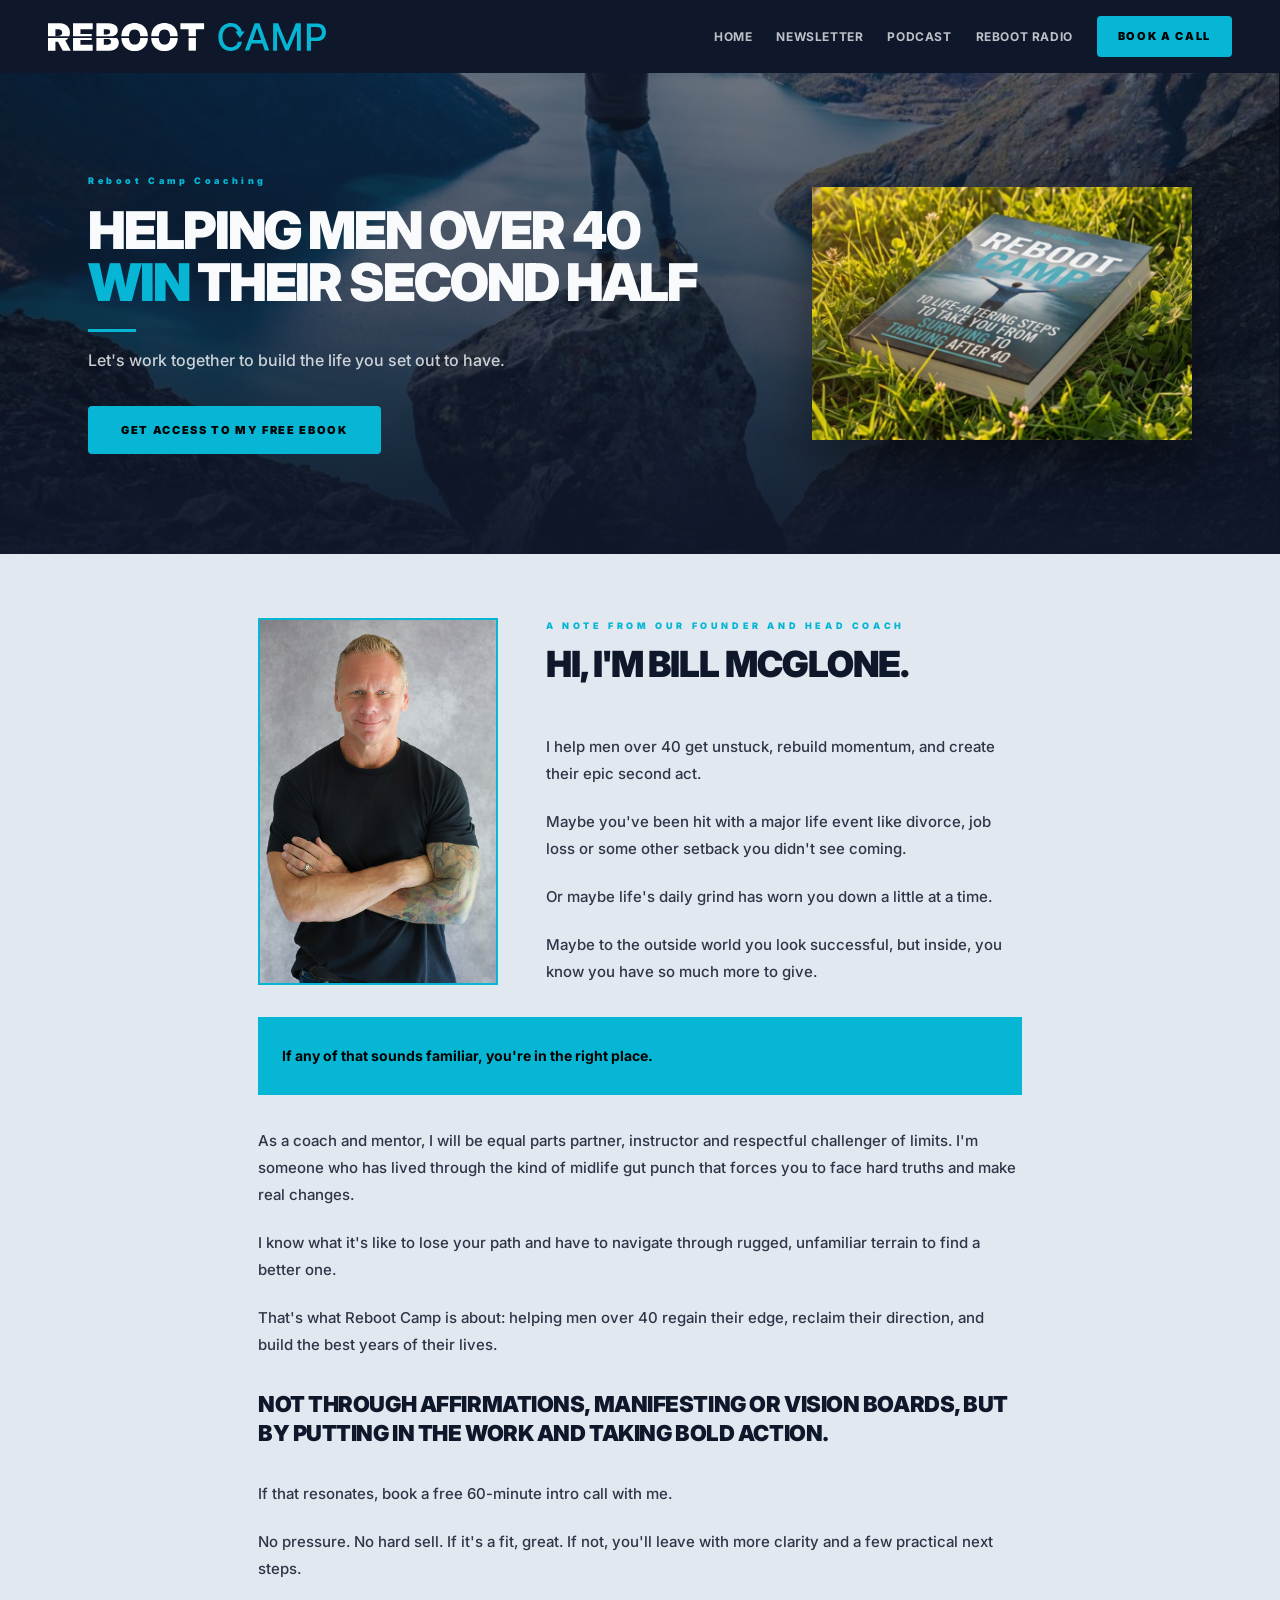
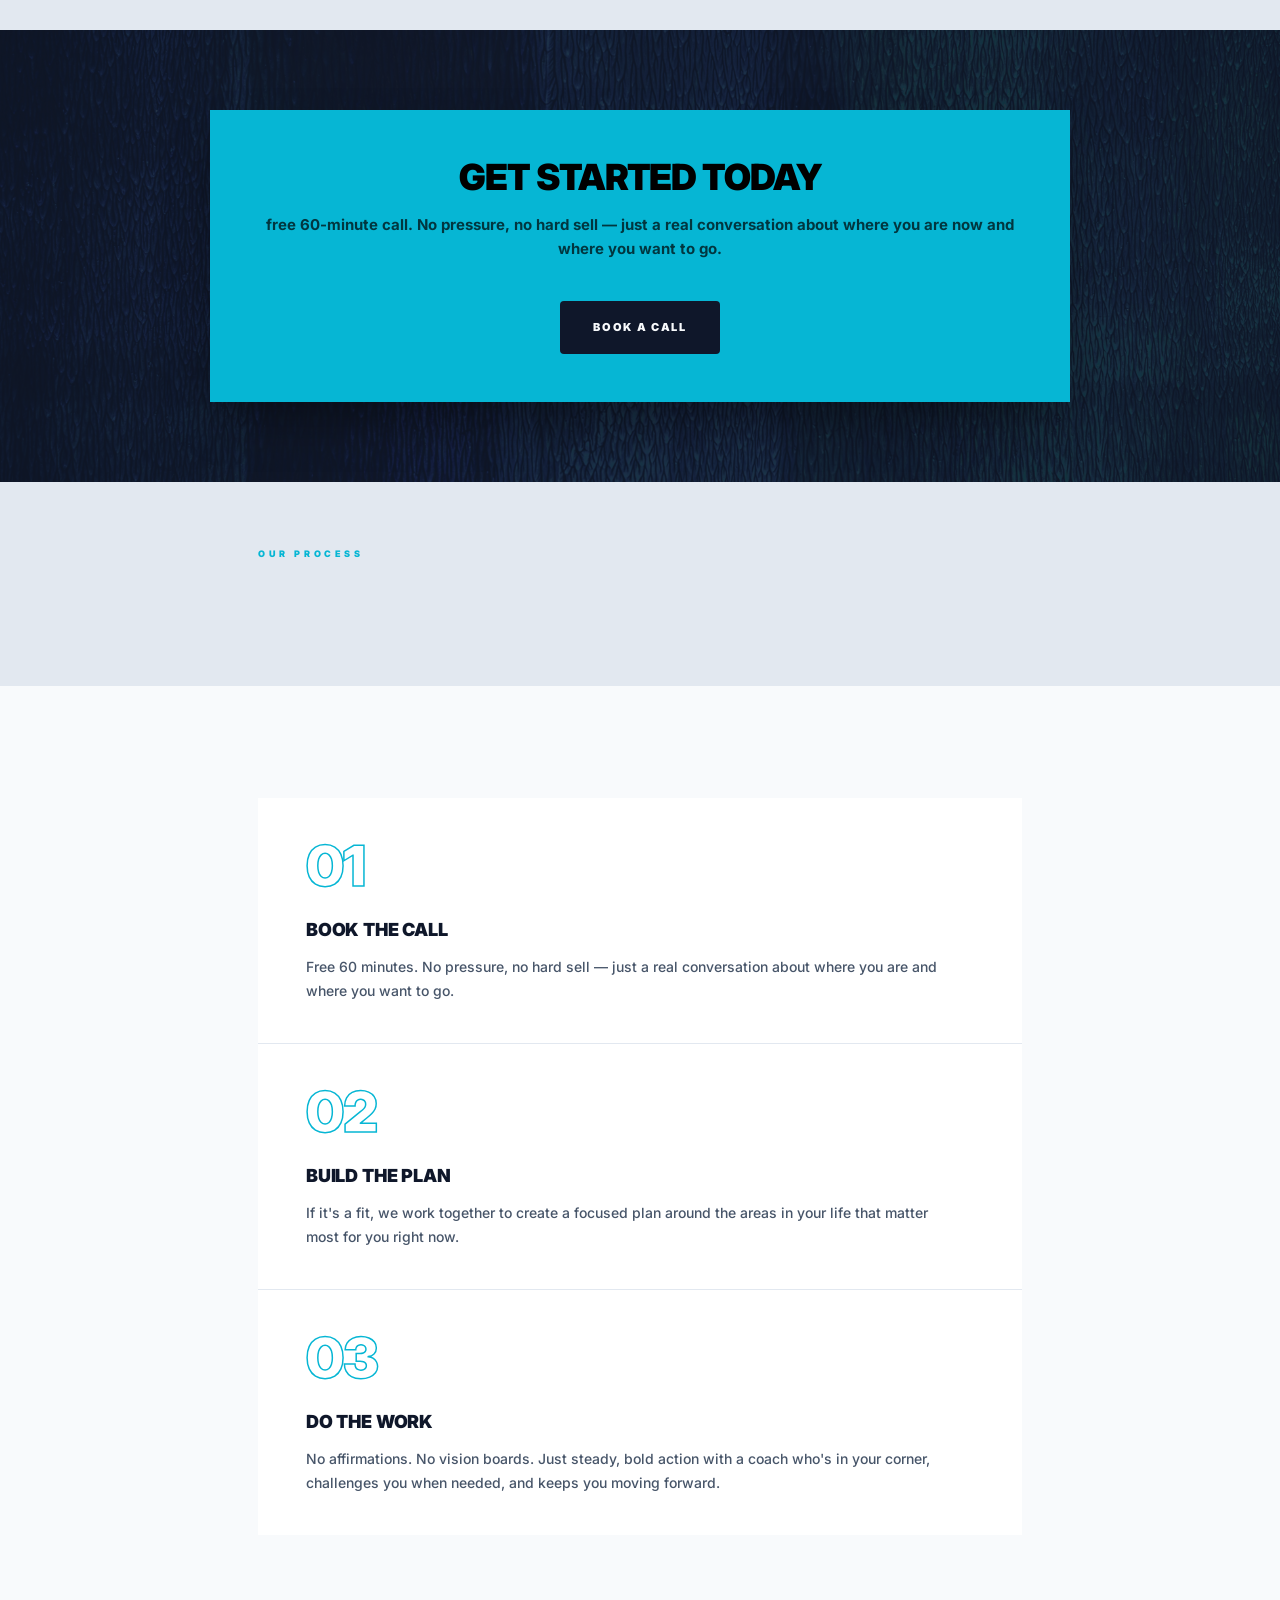
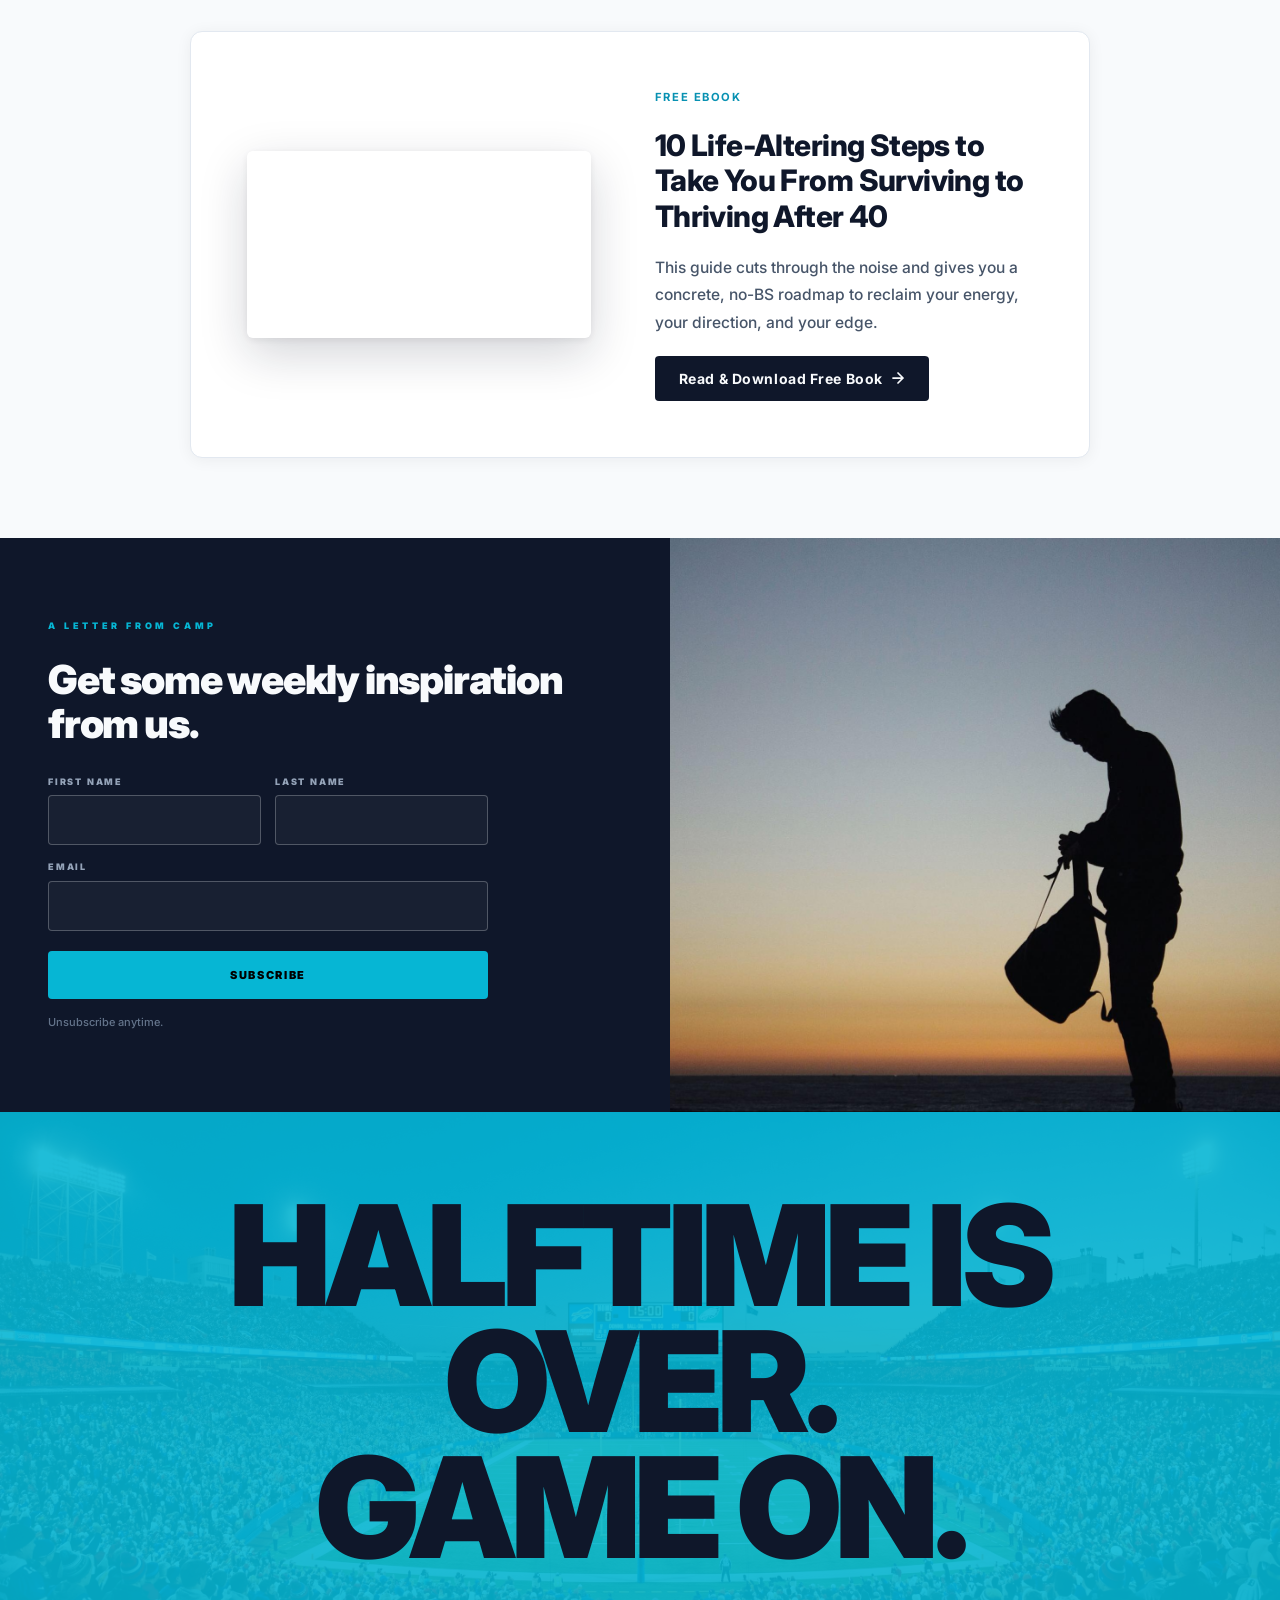
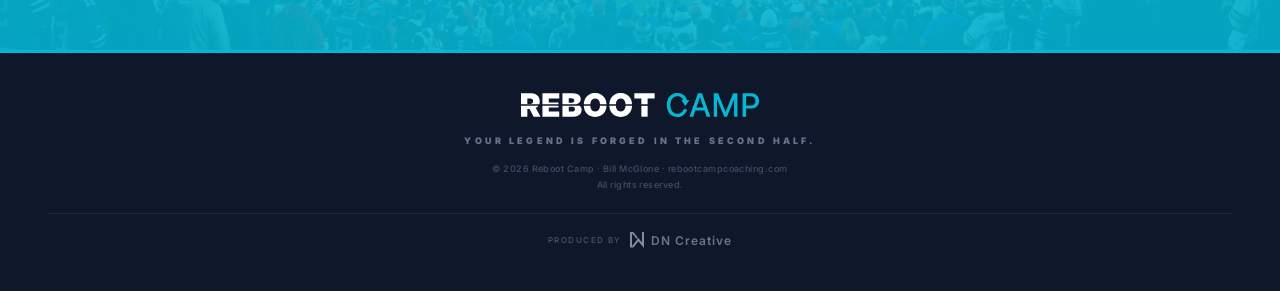
<file: site/index.html>
<!DOCTYPE html>
<html lang="en">
<head>
<meta charset="UTF-8">
<meta name="viewport" content="width=device-width, initial-scale=1.0, maximum-scale=1.0">
<meta name="robots" content="index, follow, max-image-preview:large">
<meta name="description" content="Reboot Camp Coaching — Bill McGlone helps men over 40 get unstuck, rebuild momentum and create an epic second act.">
<meta name="author" content="Bill McGlone">
<title>Reboot Camp Coaching — Helping Men Over 40 Win Their Second Half</title>
<link rel="canonical" href="https://rebootcampcoaching.com/">

<!-- Open Graph / LinkedIn / Facebook -->
<meta property="og:type" content="website">
<meta property="og:url" content="https://rebootcampcoaching.com/">
<meta property="og:site_name" content="Reboot Camp Coaching">
<meta property="og:title" content="Reboot Camp Coaching — Helping Men Over 40 Win Their Second Half">
<meta property="og:description" content="Bill McGlone helps men over 40 get unstuck, rebuild momentum and create an epic second act. Book a free intro call today.">
<meta property="og:image" content="https://rebootcampcoaching.com/images/Reboot-Newsletter.png">
<meta property="og:image:width" content="851">
<meta property="og:image:height" content="315">
<meta property="og:image:alt" content="Reboot Camp Coaching">
<meta property="og:locale" content="en_US">

<!-- Twitter Card -->
<meta name="twitter:card" content="summary_large_image">
<meta name="twitter:title" content="Reboot Camp Coaching — Helping Men Over 40 Win Their Second Half">
<meta name="twitter:description" content="Bill McGlone helps men over 40 get unstuck, rebuild momentum and create an epic second act. Book a free intro call today.">
<meta name="twitter:image" content="https://rebootcampcoaching.com/images/Reboot-Newsletter.png">

<link rel="preconnect" href="https://fonts.googleapis.com">
<link rel="preconnect" href="https://fonts.gstatic.com" crossorigin>
<link href="https://fonts.googleapis.com/css2?family=Inter:wght@300;500;700;900&display=swap" rel="stylesheet">
<link rel="stylesheet" href="style.css?v=20260930">
<link rel="stylesheet" href="landing.css?v=20260930">
<link rel="icon" type="image/png" href="images/Favicon@0.75x.png">
<link rel="icon" type="image/svg+xml" href="images/Favicon.svg">

<script type="application/ld+json">
{
  "@context": "https://schema.org",
  "@type": "ProfessionalService",
  "name": "Reboot Camp Coaching",
  "url": "https://rebootcampcoaching.com/",
  "image": "https://rebootcampcoaching.com/images/Reboot-Newsletter.png",
  "description": "Bill McGlone helps men over 40 get unstuck, rebuild momentum and create an epic second act.",
  "founder": {
    "@type": "Person",
    "name": "Bill McGlone"
  },
  "areaServed": "Worldwide",
  "audience": {
    "@type": "Audience",
    "audienceType": "Men over 40"
  }
}
</script>
</head>
<body>

<!-- Navigation -->
<nav class="ebook-nav landing-nav" id="landing-nav" aria-label="Primary navigation">
  <a href="#top" class="logo-wrap" aria-label="Reboot Camp home">
    <img src="images/Reboot-dark.svg" alt="Reboot Camp" class="logo">
  </a>
  <div class="landing-nav-links">
    <a href="index.html" class="landing-nav-link">Home</a>
    <a href="newsletter.html" class="landing-nav-link">Newsletter</a>
    <a href="podcast.html" class="landing-nav-link">Podcast</a>
    <a href="radio.html" class="landing-nav-link">Reboot Radio</a>
    <a href="https://calendly.com/bill-rebootcampcoaching" class="cta-button cta-button-sm" aria-label="Book a Call" target="_blank" rel="noopener">Book a Call</a>
    <button type="button" class="nav-toggle" id="nav-toggle" aria-haspopup="true" aria-expanded="false" aria-controls="nav-menu" aria-label="Menu">
      <span class="nav-toggle-label">Menu</span>
      <span class="nav-hamburger-bars" aria-hidden="true"><span></span><span></span><span></span></span>
      <span class="nav-toggle-chevron" aria-hidden="true">
        <svg width="10" height="6" viewBox="0 0 10 6" fill="none"><path d="M1 1l4 4 4-4" stroke="currentColor" stroke-width="1.5" stroke-linecap="round" stroke-linejoin="round"/></svg>
      </span>
    </button>
  </div>

  <div class="nav-menu" id="nav-menu">
    <div class="nav-menu-head">
      <span class="nav-menu-title">Menu</span>
      <button type="button" class="nav-close" id="nav-close" aria-label="Close menu">
        <svg width="14" height="14" viewBox="0 0 14 14" fill="none"><path d="M1 1l12 12M1 13L13 1" stroke="currentColor" stroke-width="1.5" stroke-linecap="round"/></svg>
      </button>
    </div>
    <ul class="nav-menu-list">
      <li><a href="index.html" class="nav-menu-link">Home</a></li>
      <li><a href="newsletter.html" class="nav-menu-link">Newsletter</a></li>
      <li><a href="podcast.html" class="nav-menu-link">Podcast</a></li>
      <li><a href="radio.html" class="nav-menu-link">Reboot Radio</a></li>
    </ul>
  </div>
</nav>
<div class="nav-overlay" id="nav-overlay"></div>

<!-- ============================================
     HERO
     ============================================ -->
<header id="top" class="landing-hero">
  <img src="images/image6.jpg" alt="Man standing on mountain peak with arms outstretched" class="landing-hero-image">
  <div class="landing-hero-overlay"></div>
  <div class="landing-hero-content landing-hero-has-cover">
    <div class="landing-hero-text">
      <span class="cover-overline">Reboot Camp Coaching</span>
      <h1 class="cover-title animate-heading">Helping Men Over 40<br><em>Win</em> Their Second Half</h1>
      <div class="cover-rule"></div>
      <p class="landing-hero-sub">Let's work together to build the life you set out to have.</p>
    </div>
    <div class="landing-hero-cover">
      <img src="images/book-cover.jpg" alt="Reboot Camp: 10 Life-Altering Steps ebook cover" width="810" height="540" loading="eager">
    </div>
    <div class="landing-hero-actions">
      <button type="button" class="cta-button cta-button-no-glow ebook-signup-trigger" aria-label="Get access to my free ebook">Get Access To My Free Ebook</button>
    </div>
  </div>
</header>

<!-- ============================================
     NARRATIVE — A Note From Bill
     ============================================ -->
<section class="section-opener" aria-labelledby="narrative-title">
  <div class="ebook-body">
    <div class="author-2col">
      <img src="images/bill-headshot.jpg" alt="Bill McGlone" class="author-photo"/>
      <div class="author-2col-content">
        <span class="toc-overline">A note from our founder and head coach</span>
        <h2 class="section-title animate-heading" id="narrative-title">Hi, I'm Bill McGlone.</h2>
      </div>
      <div class="body-text author-2col-body">
        <p>I help men over 40 get unstuck, rebuild momentum, and create their epic second act.</p>
        <p>Maybe you've been hit with a major life event like divorce, job loss or some other setback you didn't see coming.</p>
        <p>Or maybe life's daily grind has worn you down a little at a time.</p>
        <p>Maybe to the outside world you look successful, but inside, you know you have so much more to give.</p>
      </div>
    </div>

    <div class="callout cyan">
      <p>If any of that sounds familiar, you're in the right place.</p>
    </div>

    <div class="body-text">
      <p>As a coach and mentor, I will be equal parts partner, instructor and respectful challenger of limits. I'm someone who has lived through the kind of midlife gut punch that forces you to face hard truths and make real changes.</p>
      <p>I know what it's like to lose your path and have to navigate through rugged, unfamiliar terrain to find a better one.</p>
      <p>That's what Reboot Camp is about: helping men over 40 regain their edge, reclaim their direction, and build the best years of their lives.</p>
    </div>

    <p class="statement">Not through affirmations, manifesting or vision boards, but by putting in the work and taking bold action.</p>

    <div class="body-text">
      <p>If that resonates, book a free 60-minute intro call with me.</p>
      <p>No pressure. No hard sell. If it's a fit, great. If not, you'll leave with more clarity and a few practical next steps.</p>
    </div>
  </div>
</section>

<!-- ============================================
     PRIMARY CTA
     ============================================ -->
<section id="book-a-call" class="landing-cta-section">
  <img src="images/pexels-timmossholder-7165477.jpg" alt="" class="landing-cta-bg" aria-hidden="true">
  <div class="landing-cta-card">
    <h2 class="landing-cta-title animate-heading">Get Started Today</h2>
    <p class="landing-cta-text">free 60-minute call. No pressure, no hard sell — just a real conversation about where you are now and where you want to go.</p>
    <a href="https://calendly.com/bill-rebootcampcoaching" class="cta-button cta-button-dark" aria-label="Book a Call" target="_blank" rel="noopener">Book a Call</a>
  </div>
</section>


<!-- ============================================
     HOW IT WORKS
     ============================================ -->
<section class="section-opener" aria-labelledby="process-title">
  <div class="ebook-body">
    <span class="toc-overline">Our Process</span>
    <h2 class="section-title animate-heading" id="process-title">How It Works</h2>
  </div>
</section>
<article class="chapter landing-chapter chapter-pre-promo">
  <div class="ebook-body">
    <div class="process-grid">
      <div class="process-card">
        <span class="process-num" aria-hidden="true">01</span>
        <h3 class="problem-card-title">Book the Call</h3>
        <p class="problem-card-desc">Free 60 minutes. No pressure, no hard sell — just a real conversation about where you are and where you want to go.</p>
      </div>
      <div class="process-card">
        <span class="process-num" aria-hidden="true">02</span>
        <h3 class="problem-card-title">Build the Plan</h3>
        <p class="problem-card-desc">If it's a fit, we work together to create a focused plan around the areas in your life that matter most for you right now.</p>
      </div>
      <div class="process-card">
        <span class="process-num" aria-hidden="true">03</span>
        <h3 class="problem-card-title">Do the Work</h3>
        <p class="problem-card-desc">No affirmations. No vision boards. Just steady, bold action with a coach who's in your corner, challenges you when needed, and keeps you moving forward.</p>
      </div>
    </div>
  </div>
</article>

<!-- ============================================
     EBOOK PROMO CARD
     ============================================ -->
<section class="promo-card-section" aria-labelledby="promo-card-title">
  <div class="promo-card">
    <div class="promo-card-image-wrap">
      <img src="images/BookRenderimage.jpg" alt="Reboot Camp ebook lying on grass in sunlight" class="promo-card-img" width="1200" height="654" loading="lazy" decoding="async"/>
    </div>
    <div class="promo-card-content">
      <span class="promo-card-overline">Free Ebook</span>
      <h2 class="promo-card-title" id="promo-card-title">10 Life-Altering Steps to Take You From Surviving to Thriving After&nbsp;40</h2>
      <p class="promo-card-body">This guide cuts through the noise and gives you a concrete, no-BS roadmap to reclaim your energy, your direction, and your edge.</p>
      <button type="button" class="promo-card-cta ebook-signup-trigger">
        Read &amp; Download Free Book
        <svg width="14" height="14" viewBox="0 0 14 14" fill="none" aria-hidden="true">
          <path d="M2 7h10M7 2l5 5-5 5" stroke="currentColor" stroke-width="1.75" stroke-linecap="round" stroke-linejoin="round"/>
        </svg>
      </button>
    </div>
  </div>
</section>

<!-- ============================================
     BEEHIIV SIGNUP
     ============================================ -->
<section id="substack" class="newsletter-block" aria-labelledby="newsletter-title">
  <div class="newsletter-grid">
    <div class="newsletter-content">
      <span class="toc-overline">A Letter From Camp</span>
      <h2 class="newsletter-title animate-heading" id="newsletter-title">Get some weekly inspiration from us.</h2>
      <form class="signup-form signup-form-inline" action="/api/subscribe" method="post" novalidate>
        <div class="signup-row">
          <label class="signup-field"><span class="signup-label">First name</span><input class="signup-input" type="text" name="first_name" autocomplete="given-name" maxlength="100"></label>
          <label class="signup-field"><span class="signup-label">Last name</span><input class="signup-input" type="text" name="last_name" autocomplete="family-name" maxlength="100"></label>
        </div>
        <label class="signup-field"><span class="signup-label">Email</span><input class="signup-input" type="email" name="email" autocomplete="email" maxlength="254" required></label>
        <div class="signup-hp" aria-hidden="true" style="position:absolute;left:-9999px;width:1px;height:1px;overflow:hidden"><label>Company <input type="text" name="company" tabindex="-1" autocomplete="off"></label></div>
        <button type="submit" class="cta-button cta-button-no-glow signup-submit">Subscribe</button>
        <p class="signup-error" role="alert" hidden></p>
      </form>
      <p class="newsletter-disclaimer">Unsubscribe anytime.</p>
    </div>
    <div class="newsletter-media">
      <img src="images/image2.jpg" alt="A Letter From The Camp newsletter" loading="lazy">
    </div>
  </div>
</section>

<!-- ============================================
     CLOSING STATEMENT
     ============================================ -->
<section class="closing-statement">
  <img src="images/scoreboard.png" alt="" class="closing-bg" aria-hidden="true">
  <div class="closing-content">
    <h2 class="animate-heading">Halftime is over.<br>Game on.</h2>
    
  </div>
</section>

<!-- ============================================
     FOOTER
     ============================================ -->
<footer class="ebook-footer" role="contentinfo">
  <img src="images/Reboot-dark.svg" alt="Reboot Camp" class="footer-logo">
  <p class="footer-signoff">Your legend is forged in the second half.</p>
  <p class="footer-legal">© 2026 Reboot Camp · Bill McGlone · rebootcampcoaching.com<br>All rights reserved.</p>
  <div class="footer-producer">
    <span class="dn-produced">Produced by</span>
    <a href="https://dncreative.studio" class="dn-credit" target="_blank" rel="noopener noreferrer" aria-label="DN Creative">
      <img src="images/DN-Creative-logo.svg" class="dn-icon" alt="" aria-hidden="true">
      <span class="dn-name">DN Creative</span>
    </a>
  </div>
</footer>

<!-- ============================================
     EBOOK SIGNUP MODAL
     ============================================ -->
<div id="ebook-modal" class="ebook-modal" role="dialog" aria-modal="true" aria-labelledby="ebook-modal-title" aria-hidden="true">
  <div class="ebook-modal-backdrop" id="ebook-modal-backdrop"></div>
  <div class="ebook-modal-panel">
    <button type="button" class="ebook-modal-close" id="ebook-modal-close" aria-label="Close">
      <svg width="12" height="12" viewBox="0 0 12 12" fill="none" aria-hidden="true">
        <path d="M1 1L11 11M1 11L11 1" stroke="currentColor" stroke-width="1.5" stroke-linecap="round"/>
      </svg>
    </button>
    <div class="ebook-modal-view" data-view="form">
      <span class="toc-overline">Free Ebook</span>
      <div class="cover-rule ebook-modal-rule"></div>
      <h2 class="ebook-modal-title" id="ebook-modal-title">Sign up for our newsletter to get access to your free ebook</h2>
      <form class="signup-form" action="/api/subscribe" method="post" novalidate>
        <div class="signup-row">
          <label class="signup-field"><span class="signup-label">First name</span><input class="signup-input" type="text" name="first_name" autocomplete="given-name" maxlength="100"></label>
          <label class="signup-field"><span class="signup-label">Last name</span><input class="signup-input" type="text" name="last_name" autocomplete="family-name" maxlength="100"></label>
        </div>
        <label class="signup-field"><span class="signup-label">Email</span><input class="signup-input" type="email" name="email" autocomplete="email" maxlength="254" required></label>
        <div class="signup-hp" aria-hidden="true" style="position:absolute;left:-9999px;width:1px;height:1px;overflow:hidden"><label>Company <input type="text" name="company" tabindex="-1" autocomplete="off"></label></div>
        <button type="submit" class="cta-button cta-button-no-glow signup-submit">Send My Free Ebook</button>
        <p class="signup-error" role="alert" hidden></p>
      </form>
      <p class="ebook-modal-disclaimer">Unsubscribe anytime.</p>
    </div>
    <div class="ebook-modal-view" data-view="success" hidden>
      <span class="toc-overline">Free Ebook</span>
      <div class="cover-rule ebook-modal-rule"></div>
      <h2 class="ebook-modal-title" id="ebook-modal-success-title" tabindex="-1">Congratulations! Your free ebook was sent.</h2>
      <p class="ebook-modal-text">If you don't see it in your inbox, please check your junk mail folder. Unfortunately, some mail carriers send it there in error.</p>
      <div class="ebook-modal-actions">
        <button type="button" class="cta-button cta-button-no-glow" data-modal-close>OK</button>
      </div>
    </div>
  </div>
</div>

<script>
(function() {
  var headings = document.querySelectorAll('.animate-heading');
  if (!headings.length) return;

  if (!('IntersectionObserver' in window)) {
    headings.forEach(function(h) { h.classList.add('in-view'); });
    return;
  }

  var observer = new IntersectionObserver(function(entries) {
    entries.forEach(function(entry) {
      if (entry.isIntersecting) {
        entry.target.classList.add('in-view');
        observer.unobserve(entry.target);
      }
    });
  }, { threshold: 0.2 });

  headings.forEach(function(h) { observer.observe(h); });
})();

(function() {
  var track = document.getElementById('testimonial-track');
  var dotsWrap = document.getElementById('testimonial-dots');
  if (!track || !dotsWrap) return;

  var cards = track.querySelectorAll('.testimonial-card');
  var dots = dotsWrap.querySelectorAll('.testimonial-dot');
  if (!cards.length || !dots.length) return;

  var activeIndex = 0;

  function setActive(index) {
    activeIndex = index;
    dots.forEach(function(dot, i) {
      dot.classList.toggle('is-active', i === index);
      dot.setAttribute('aria-selected', i === index ? 'true' : 'false');
    });
  }

  function goTo(index) {
    cards[index].scrollIntoView({ behavior: 'smooth', inline: 'start', block: 'nearest' });
  }

  // With multiple cards visible at once, the last few cards can't scroll
  // all the way to the track's start edge — this is the real number of
  // reachable scroll positions, not cards.length - 1.
  function getLastIndex() {
    var cardWidth = cards[0].getBoundingClientRect().width;
    var gap = parseFloat(getComputedStyle(track).columnGap || getComputedStyle(track).gap) || 0;
    var maxScroll = track.scrollWidth - track.clientWidth;
    return Math.max(0, Math.round(maxScroll / (cardWidth + gap)));
  }

  dots.forEach(function(dot, i) {
    dot.addEventListener('click', function() { goTo(Math.min(i, getLastIndex())); });
  });

  var ticking = false;
  track.addEventListener('scroll', function() {
    if (ticking) return;
    ticking = true;
    requestAnimationFrame(function() {
      var cardWidth = cards[0].getBoundingClientRect().width;
      var gap = parseFloat(getComputedStyle(track).columnGap || getComputedStyle(track).gap) || 0;
      var index = Math.round(track.scrollLeft / (cardWidth + gap));
      index = Math.max(0, Math.min(getLastIndex(), index));
      setActive(index);
      ticking = false;
    });
  }, { passive: true });

  var prevBtn = document.getElementById('testimonial-prev');
  var nextBtn = document.getElementById('testimonial-next');

  function step(direction) {
    var lastIndex = getLastIndex();
    if (direction > 0 && activeIndex >= lastIndex) {
      goTo(0);
      return;
    }
    if (direction < 0 && activeIndex <= 0) {
      goTo(lastIndex);
      return;
    }
    goTo(activeIndex + direction);
  }

  if (prevBtn) prevBtn.addEventListener('click', function() { step(-1); });
  if (nextBtn) nextBtn.addEventListener('click', function() { step(1); });
})();

</script>

<script src="signup.js?v=20260930" defer></script>
<script src="nav.js?v=20260930" defer></script>
</body>
</html>
</file>
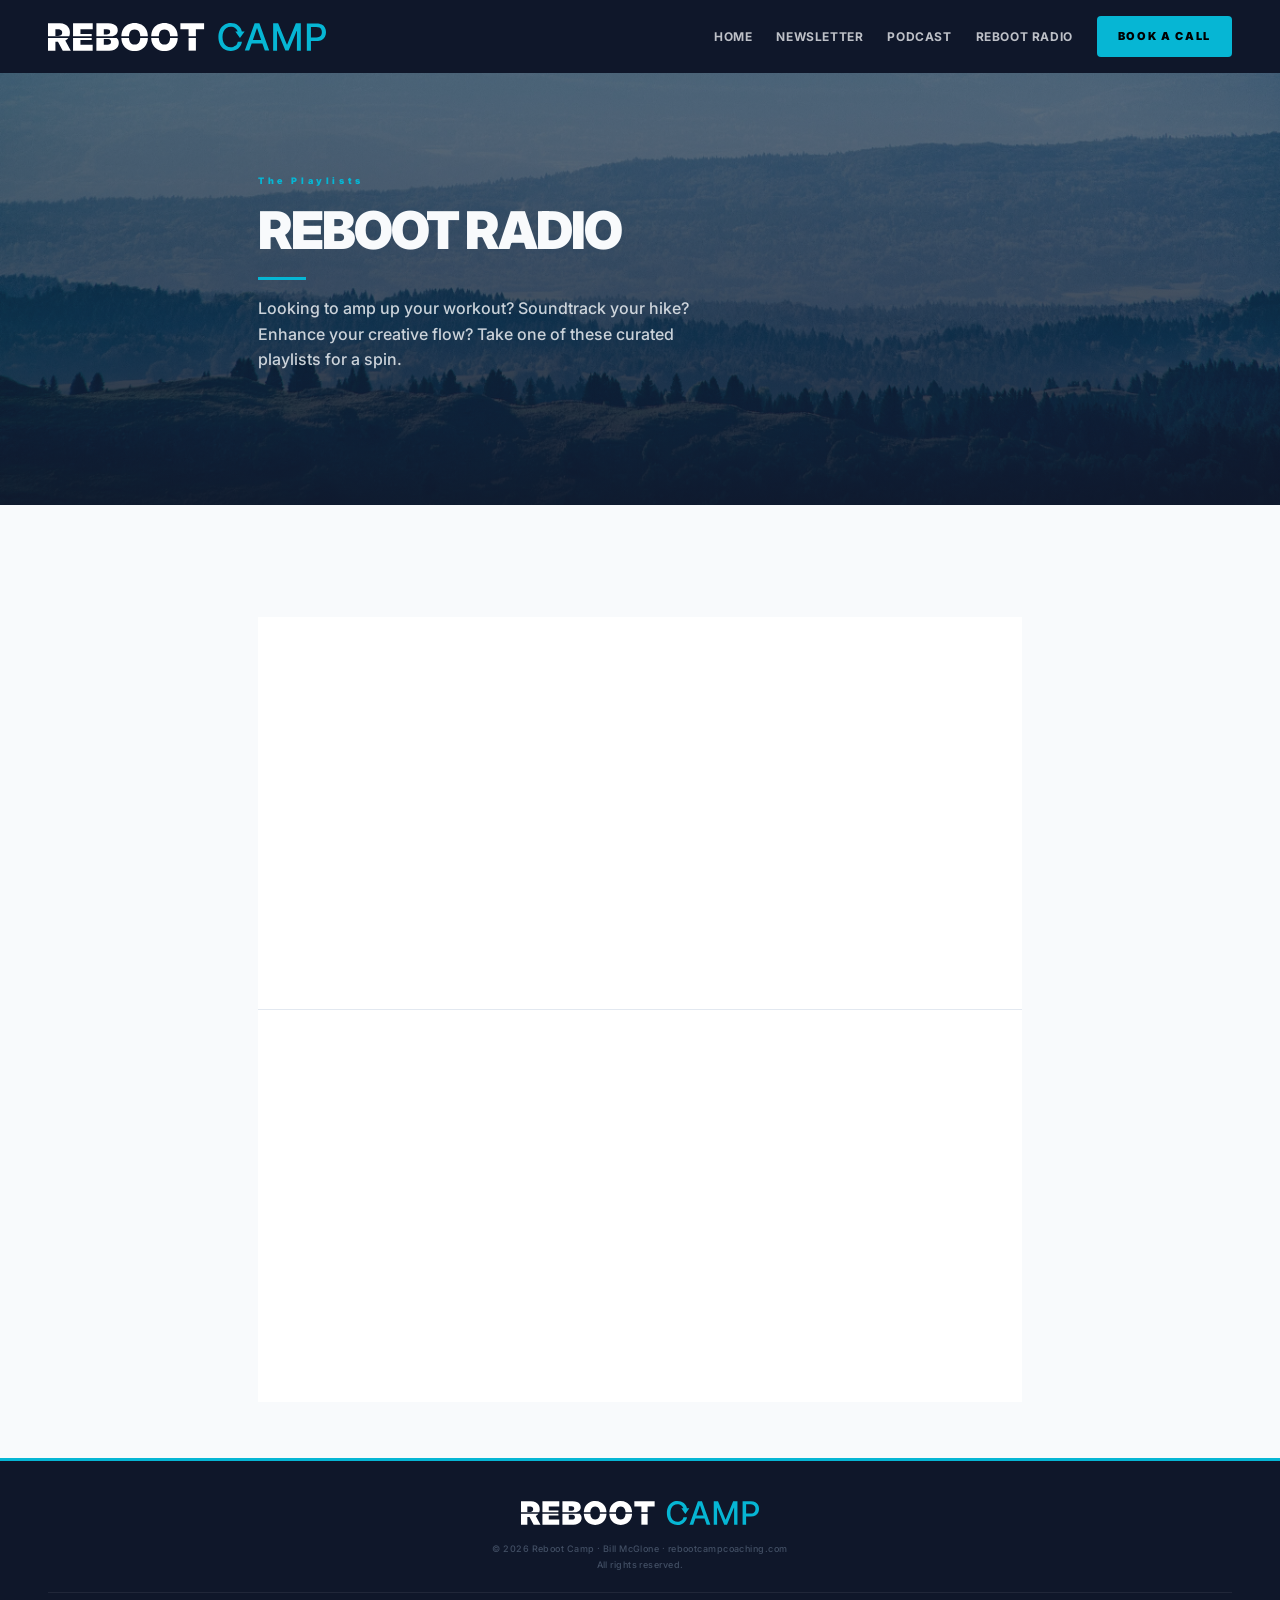
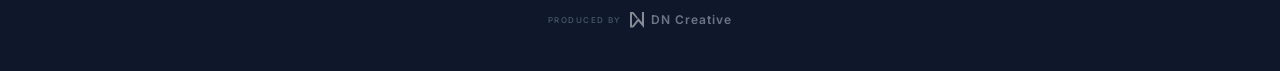
<file: site/radio.html>
<!DOCTYPE html>
<html lang="en">
<head>
<meta charset="UTF-8">
<meta name="viewport" content="width=device-width, initial-scale=1.0, maximum-scale=1.0">
<meta name="robots" content="index, follow">
<meta name="description" content="Listen to the Reboot Radio playlists on Spotify.">
<meta name="author" content="Bill McGlone">
<title>Spotify Playlists — Reboot Camp Coaching</title>
<link rel="canonical" href="https://rebootcampcoaching.com/radio.html">

<meta property="og:type" content="website">
<meta property="og:url" content="https://rebootcampcoaching.com/radio.html">
<meta property="og:site_name" content="Reboot Camp Coaching">
<meta property="og:title" content="Spotify Playlists — Reboot Camp Coaching">
<meta property="og:description" content="Listen to the Reboot Radio playlists on Spotify.">
<meta property="og:image" content="https://rebootcampcoaching.com/images/Reboot-Newsletter.png">
<meta property="og:locale" content="en_US">

<meta name="twitter:card" content="summary_large_image">
<meta name="twitter:title" content="Spotify Playlists — Reboot Camp Coaching">
<meta name="twitter:description" content="Listen to the Reboot Radio playlists on Spotify.">
<meta name="twitter:image" content="https://rebootcampcoaching.com/images/Reboot-Newsletter.png">

<link rel="preconnect" href="https://fonts.googleapis.com">
<link rel="preconnect" href="https://fonts.gstatic.com" crossorigin>
<link href="https://fonts.googleapis.com/css2?family=Inter:wght@300;500;700;900&display=swap" rel="stylesheet">
<link rel="stylesheet" href="style.css?v=20260930">
<link rel="stylesheet" href="landing.css?v=20260930">
<link rel="icon" type="image/png" href="images/Favicon@0.75x.png">
<link rel="icon" type="image/svg+xml" href="images/Favicon.svg">
<style>
  /* Scoped to this page only — playlist cards reuse .process-grid/.process-card,
     Spotify embed slot uses Blueprint tokens already defined in style.css */
  .spotify-card {
    width: 100%;
    padding: 20px;
  }
  .spotify-card iframe {
    display: block;
    border-radius: 4px;
  }
  .spotify-placeholder {
    min-height: 352px;
    background: var(--midnight);
    color: var(--pewter);
    display: flex;
    align-items: center;
    justify-content: center;
    font-size: 13px;
    letter-spacing: 0.02em;
    border-radius: 4px;
  }
</style>
</head>
<body>

<!-- Navigation -->
<nav class="ebook-nav landing-nav" id="landing-nav" aria-label="Primary navigation">
  <a href="index.html" class="logo-wrap" aria-label="Reboot Camp home">
    <img src="images/Reboot-dark.svg" alt="Reboot Camp" class="logo">
  </a>
  <div class="landing-nav-links">
    <a href="index.html" class="landing-nav-link">Home</a>
    <a href="newsletter.html" class="landing-nav-link">Newsletter</a>
    <a href="podcast.html" class="landing-nav-link">Podcast</a>
    <a href="radio.html" class="landing-nav-link">Reboot Radio</a>
    <a href="https://calendly.com/bill-rebootcampcoaching" class="cta-button cta-button-sm" aria-label="Book a Call" target="_blank" rel="noopener">Book a Call</a>
    <button type="button" class="nav-toggle" id="nav-toggle" aria-haspopup="true" aria-expanded="false" aria-controls="nav-menu" aria-label="Menu">
      <span class="nav-toggle-label">Menu</span>
      <span class="nav-hamburger-bars" aria-hidden="true"><span></span><span></span><span></span></span>
      <span class="nav-toggle-chevron" aria-hidden="true">
        <svg width="10" height="6" viewBox="0 0 10 6" fill="none"><path d="M1 1l4 4 4-4" stroke="currentColor" stroke-width="1.5" stroke-linecap="round" stroke-linejoin="round"/></svg>
      </span>
    </button>
  </div>

  <div class="nav-menu" id="nav-menu">
    <div class="nav-menu-head">
      <span class="nav-menu-title">Menu</span>
      <button type="button" class="nav-close" id="nav-close" aria-label="Close menu">
        <svg width="14" height="14" viewBox="0 0 14 14" fill="none"><path d="M1 1l12 12M1 13L13 1" stroke="currentColor" stroke-width="1.5" stroke-linecap="round"/></svg>
      </button>
    </div>
    <ul class="nav-menu-list">
      <li><a href="index.html" class="nav-menu-link">Home</a></li>
      <li><a href="newsletter.html" class="nav-menu-link">Newsletter</a></li>
      <li><a href="podcast.html" class="nav-menu-link">Podcast</a></li>
      <li><a href="radio.html" class="nav-menu-link">Reboot Radio</a></li>
    </ul>
  </div>
</nav>
<div class="nav-overlay" id="nav-overlay"></div>

<!-- ============================================
     HERO
     ============================================ -->
<header class="landing-hero">
  <img src="images/herobg-blue2.jpg" alt="Layered blue-green hills receding into hazy distance" class="landing-hero-image">
  <div class="landing-hero-overlay"></div>
  <div class="landing-hero-content">
    <span class="cover-overline">The Playlists</span>
    <h1 class="cover-title animate-heading">Reboot Radio</h1>
    <div class="cover-rule"></div>
    <p class="landing-hero-sub">Looking to amp up your workout? Soundtrack your hike? Enhance your creative flow? Take one of these curated playlists for a spin.</p>
  </div>
</header>

<!-- ============================================
     SPOTIFY PLAYLISTS (rendered as cards from PLAYLIST_IDS below)
     ============================================ -->
<article class="chapter landing-chapter chapter-pre-promo">
  <div class="ebook-body">
    <div id="spotify-playlists"></div>
  </div>
</article>

<!-- ============================================
     FOOTER
     ============================================ -->
<footer class="ebook-footer" role="contentinfo">
  <img src="images/Reboot-dark.svg" alt="Reboot Camp" class="footer-logo">
  <p class="footer-legal">© 2026 Reboot Camp · Bill McGlone · rebootcampcoaching.com<br>All rights reserved.</p>
  <div class="footer-producer">
    <span class="dn-produced">Produced by</span>
    <a href="https://dncreative.studio" class="dn-credit" target="_blank" rel="noopener noreferrer" aria-label="DN Creative">
      <img src="images/DN-Creative-logo.svg" class="dn-icon" alt="" aria-hidden="true">
      <span class="dn-name">DN Creative</span>
    </a>
  </div>
</footer>

<!-- ============================================
     EBOOK SIGNUP MODAL
     ============================================ -->
<div id="ebook-modal" class="ebook-modal" role="dialog" aria-modal="true" aria-labelledby="ebook-modal-title" aria-hidden="true">
  <div class="ebook-modal-backdrop" id="ebook-modal-backdrop"></div>
  <div class="ebook-modal-panel">
    <button type="button" class="ebook-modal-close" id="ebook-modal-close" aria-label="Close">
      <svg width="12" height="12" viewBox="0 0 12 12" fill="none" aria-hidden="true">
        <path d="M1 1L11 11M1 11L11 1" stroke="currentColor" stroke-width="1.5" stroke-linecap="round"/>
      </svg>
    </button>
    <div class="ebook-modal-view" data-view="form">
      <span class="toc-overline">Free Ebook</span>
      <div class="cover-rule ebook-modal-rule"></div>
      <h2 class="ebook-modal-title" id="ebook-modal-title">Sign up for our newsletter to get access to your free ebook</h2>
      <form class="signup-form" action="/api/subscribe" method="post" novalidate>
        <div class="signup-row">
          <label class="signup-field"><span class="signup-label">First name</span><input class="signup-input" type="text" name="first_name" autocomplete="given-name" maxlength="100"></label>
          <label class="signup-field"><span class="signup-label">Last name</span><input class="signup-input" type="text" name="last_name" autocomplete="family-name" maxlength="100"></label>
        </div>
        <label class="signup-field"><span class="signup-label">Email</span><input class="signup-input" type="email" name="email" autocomplete="email" maxlength="254" required></label>
        <div class="signup-hp" aria-hidden="true" style="position:absolute;left:-9999px;width:1px;height:1px;overflow:hidden"><label>Company <input type="text" name="company" tabindex="-1" autocomplete="off"></label></div>
        <button type="submit" class="cta-button cta-button-no-glow signup-submit">Send My Free Ebook</button>
        <p class="signup-error" role="alert" hidden></p>
      </form>
      <p class="ebook-modal-disclaimer">Unsubscribe anytime.</p>
    </div>
    <div class="ebook-modal-view" data-view="success" hidden>
      <span class="toc-overline">Free Ebook</span>
      <div class="cover-rule ebook-modal-rule"></div>
      <h2 class="ebook-modal-title" id="ebook-modal-success-title" tabindex="-1">Congratulations! Your free ebook was sent.</h2>
      <p class="ebook-modal-text">If you don't see it in your inbox, please check your junk mail folder. Unfortunately, some mail carriers send it there in error.</p>
      <div class="ebook-modal-actions">
        <button type="button" class="cta-button cta-button-no-glow" data-modal-close>OK</button>
      </div>
    </div>
  </div>
</div>

<script>
(function() {
  var headings = document.querySelectorAll('.animate-heading');
  if (!headings.length) return;

  if (!('IntersectionObserver' in window)) {
    headings.forEach(function(h) { h.classList.add('in-view'); });
    return;
  }

  var observer = new IntersectionObserver(function(entries) {
    entries.forEach(function(entry) {
      if (entry.isIntersecting) {
        entry.target.classList.add('in-view');
        observer.unobserve(entry.target);
      }
    });
  }, { threshold: 0.2 });

  headings.forEach(function(h) { observer.observe(h); });
})();


(function() {
  // Newest first — add a new playlist by adding its ID (or full open.spotify.com/playlist/... URL) to the top.
  var PLAYLIST_IDS = [
    'https://open.spotify.com/playlist/7m346o4F4jK9tjYTnwal5V',
    '6Ijih7xZ0GKLVmbZYFnJN0'
  ];

  var wrap = document.getElementById('spotify-playlists');
  if (!wrap) return;

  function extractId(value) {
    var m = value.match(/playlist\/([a-zA-Z0-9]+)/);
    return m ? m[1] : value;
  }

  if (!PLAYLIST_IDS.length) {
    wrap.innerHTML = '<div class="spotify-placeholder">Our Spotify playlists are coming soon.</div>';
    return;
  }

  wrap.innerHTML = '<div class="process-grid">' + PLAYLIST_IDS.map(function (raw) {
    var id = extractId(raw);
    return '<div class="process-card spotify-card">' +
      '<iframe src="https://open.spotify.com/embed/playlist/' + id + '?utm_source=generator" ' +
      'width="100%" height="352" frameborder="0" ' +
      'allow="autoplay; clipboard-write; encrypted-media; fullscreen; picture-in-picture" loading="lazy"></iframe>' +
      '</div>';
  }).join('') + '</div>';
})();
</script>

<script src="signup.js?v=20260930" defer></script>
<script src="nav.js?v=20260930" defer></script>
</body>
</html>
</file>
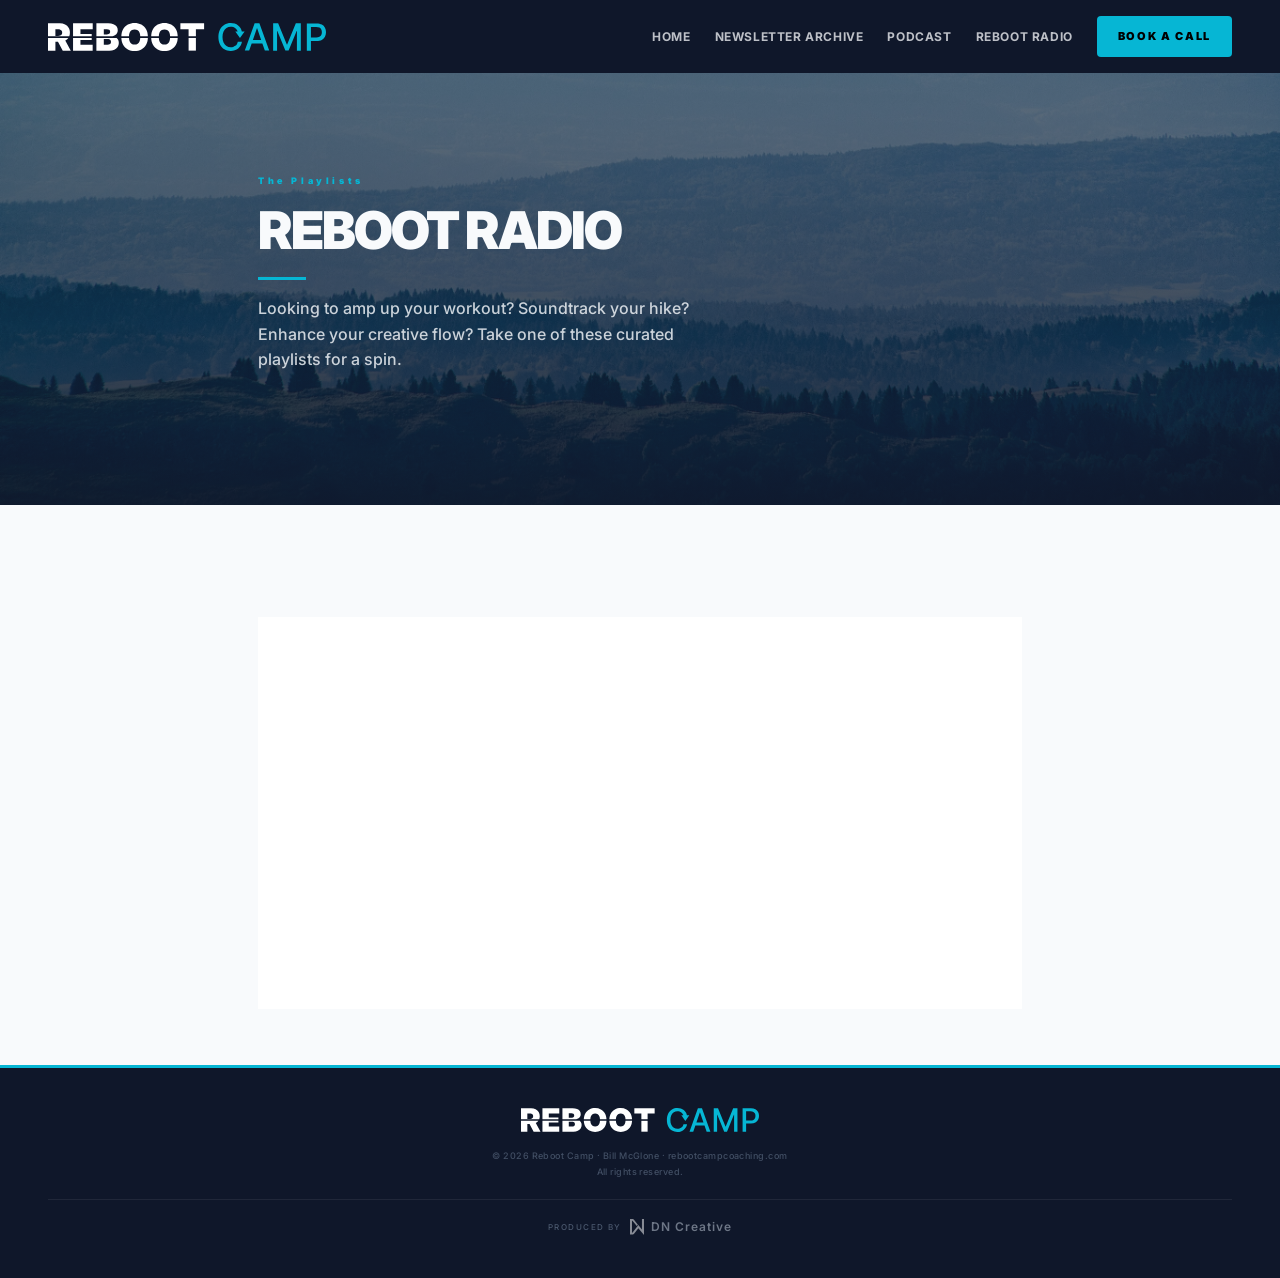
<file: site/spotify.html>
<!DOCTYPE html>
<html lang="en">
<head>
<meta charset="UTF-8">
<meta name="viewport" content="width=device-width, initial-scale=1.0, maximum-scale=1.0">
<meta name="robots" content="index, follow">
<meta name="description" content="Listen to the Reboot Radio playlists on Spotify.">
<meta name="author" content="Bill McGlone">
<title>Spotify Playlists — Reboot Camp Coaching</title>
<link rel="canonical" href="https://rebootcampcoaching.com/spotify.html">

<meta property="og:type" content="website">
<meta property="og:url" content="https://rebootcampcoaching.com/spotify.html">
<meta property="og:site_name" content="Reboot Camp Coaching">
<meta property="og:title" content="Spotify Playlists — Reboot Camp Coaching">
<meta property="og:description" content="Listen to the Reboot Radio playlists on Spotify.">
<meta property="og:image" content="https://rebootcampcoaching.com/images/Reboot-Newsletter.png">
<meta property="og:locale" content="en_US">

<meta name="twitter:card" content="summary_large_image">
<meta name="twitter:title" content="Spotify Playlists — Reboot Camp Coaching">
<meta name="twitter:description" content="Listen to the Reboot Radio playlists on Spotify.">
<meta name="twitter:image" content="https://rebootcampcoaching.com/images/Reboot-Newsletter.png">

<link rel="preconnect" href="https://fonts.googleapis.com">
<link rel="preconnect" href="https://fonts.gstatic.com" crossorigin>
<link href="https://fonts.googleapis.com/css2?family=Inter:wght@300;500;700;900&display=swap" rel="stylesheet">
<link rel="stylesheet" href="style.css">
<link rel="stylesheet" href="landing.css">
<link rel="icon" type="image/png" href="images/Favicon@0.75x.png">
<link rel="icon" type="image/svg+xml" href="images/Favicon.svg">
<style>
  /* Scoped to this page only — playlist cards reuse .process-grid/.process-card,
     Spotify embed slot uses Blueprint tokens already defined in style.css */
  .spotify-card {
    width: 100%;
    padding: 20px;
  }
  .spotify-card iframe {
    display: block;
    border-radius: 4px;
  }
  .spotify-placeholder {
    min-height: 352px;
    background: var(--midnight);
    color: var(--pewter);
    display: flex;
    align-items: center;
    justify-content: center;
    font-size: 13px;
    letter-spacing: 0.02em;
    border-radius: 4px;
  }
</style>
</head>
<body>

<!-- Navigation -->
<nav class="ebook-nav landing-nav" id="landing-nav" aria-label="Primary navigation">
  <a href="index.html" class="logo-wrap" aria-label="Reboot Camp home">
    <img src="images/Reboot-dark.svg" alt="Reboot Camp" class="logo">
  </a>
  <div class="landing-nav-links">
    <a href="index.html" class="landing-nav-link">Home</a>
    <a href="newsletter.html" class="landing-nav-link">Newsletter Archive</a>
    <a href="podcast.html" class="landing-nav-link">Podcast</a>
    <a href="spotify.html" class="landing-nav-link">Reboot Radio</a>
    <a href="https://calendly.com/bill-rebootcampcoaching" class="cta-button cta-button-sm" aria-label="Book a free intro call" target="_blank" rel="noopener">Book a Call</a>
    <button type="button" class="nav-toggle" id="nav-toggle" aria-haspopup="true" aria-expanded="false" aria-controls="nav-menu" aria-label="Menu">
      <span class="nav-toggle-label">Menu</span>
      <span class="nav-hamburger-bars" aria-hidden="true"><span></span><span></span><span></span></span>
      <span class="nav-toggle-chevron" aria-hidden="true">
        <svg width="10" height="6" viewBox="0 0 10 6" fill="none"><path d="M1 1l4 4 4-4" stroke="currentColor" stroke-width="1.5" stroke-linecap="round" stroke-linejoin="round"/></svg>
      </span>
    </button>
  </div>

  <div class="nav-menu" id="nav-menu">
    <div class="nav-menu-head">
      <span class="nav-menu-title">Menu</span>
      <button type="button" class="nav-close" id="nav-close" aria-label="Close menu">
        <svg width="14" height="14" viewBox="0 0 14 14" fill="none"><path d="M1 1l12 12M1 13L13 1" stroke="currentColor" stroke-width="1.5" stroke-linecap="round"/></svg>
      </button>
    </div>
    <ul class="nav-menu-list">
      <li><a href="index.html" class="nav-menu-link">Home</a></li>
      <li><a href="newsletter.html" class="nav-menu-link">Newsletter Archive</a></li>
      <li><a href="podcast.html" class="nav-menu-link">Podcast</a></li>
      <li><a href="spotify.html" class="nav-menu-link">Reboot Radio</a></li>
    </ul>
  </div>
</nav>
<div class="nav-overlay" id="nav-overlay"></div>

<!-- ============================================
     HERO
     ============================================ -->
<header class="landing-hero">
  <img src="images/herobg-blue2.jpg" alt="Layered blue-green hills receding into hazy distance" class="landing-hero-image">
  <div class="landing-hero-overlay"></div>
  <div class="landing-hero-content">
    <span class="cover-overline">The Playlists</span>
    <h1 class="cover-title animate-heading">Reboot Radio</h1>
    <div class="cover-rule"></div>
    <p class="landing-hero-sub">Looking to amp up your workout? Soundtrack your hike? Enhance your creative flow? Take one of these curated playlists for a spin.</p>
  </div>
</header>

<!-- ============================================
     SPOTIFY PLAYLISTS (rendered as cards from PLAYLIST_IDS below)
     ============================================ -->
<article class="chapter landing-chapter chapter-pre-promo">
  <div class="ebook-body">
    <div id="spotify-playlists"></div>
  </div>
</article>

<!-- ============================================
     FOOTER
     ============================================ -->
<footer class="ebook-footer" role="contentinfo">
  <img src="images/Reboot-dark.svg" alt="Reboot Camp" class="footer-logo">
  <p class="footer-legal">© 2026 Reboot Camp · Bill McGlone · rebootcampcoaching.com<br>All rights reserved.</p>
  <div class="footer-producer">
    <span class="dn-produced">Produced by</span>
    <a href="https://dncreative.studio" class="dn-credit" target="_blank" rel="noopener noreferrer" aria-label="DN Creative">
      <img src="images/DN-Creative-logo.svg" class="dn-icon" alt="" aria-hidden="true">
      <span class="dn-name">DN Creative</span>
    </a>
  </div>
</footer>

<!-- ============================================
     EBOOK SIGNUP MODAL
     ============================================ -->
<div id="ebook-modal" class="ebook-modal" role="dialog" aria-modal="true" aria-labelledby="ebook-modal-title" aria-hidden="true">
  <div class="ebook-modal-backdrop" id="ebook-modal-backdrop"></div>
  <div class="ebook-modal-panel">
    <button type="button" class="ebook-modal-close" id="ebook-modal-close" aria-label="Close signup form">
      <svg width="12" height="12" viewBox="0 0 12 12" fill="none" aria-hidden="true">
        <path d="M1 1L11 11M1 11L11 1" stroke="currentColor" stroke-width="1.5" stroke-linecap="round"/>
      </svg>
    </button>
    <span class="toc-overline">Free Ebook</span>
    <div class="cover-rule ebook-modal-rule"></div>
    <h2 class="ebook-modal-title" id="ebook-modal-title">Sign up for our newsletter to get access to your free ebook</h2>
    <script async src="https://subscribe-forms.beehiiv.com/v3/loader.js" data-beehiiv-form="f8115a3a-3103-4c8f-bd59-3f20fd999560"></script>
    <p class="ebook-modal-disclaimer">Unsubscribe anytime.</p>
  </div>
</div>

<script>
(function() {
  var headings = document.querySelectorAll('.animate-heading');
  if (!headings.length) return;

  if (!('IntersectionObserver' in window)) {
    headings.forEach(function(h) { h.classList.add('in-view'); });
    return;
  }

  var observer = new IntersectionObserver(function(entries) {
    entries.forEach(function(entry) {
      if (entry.isIntersecting) {
        entry.target.classList.add('in-view');
        observer.unobserve(entry.target);
      }
    });
  }, { threshold: 0.2 });

  headings.forEach(function(h) { observer.observe(h); });
})();

(function() {
  var modal = document.getElementById('ebook-modal');
  var closeBtn = document.getElementById('ebook-modal-close');
  var backdrop = document.getElementById('ebook-modal-backdrop');
  if (!modal) return;

  function openModal() {
    modal.classList.add('is-open');
    modal.setAttribute('aria-hidden', 'false');
    document.body.style.overflow = 'hidden';
    if (closeBtn) closeBtn.focus();
  }

  function closeModal() {
    modal.classList.remove('is-open');
    modal.setAttribute('aria-hidden', 'true');
    document.body.style.overflow = '';
  }

  document.querySelectorAll('.ebook-signup-trigger').forEach(function(el) {
    el.addEventListener('click', openModal);
  });

  if (closeBtn) closeBtn.addEventListener('click', closeModal);
  if (backdrop) backdrop.addEventListener('click', closeModal);

  document.addEventListener('keydown', function(e) {
    if (e.key === 'Escape' && modal.classList.contains('is-open')) closeModal();
  });
})();

(function() {
  // Add a new playlist by appending its ID (or full open.spotify.com/playlist/... URL) here.
  var PLAYLIST_IDS = [
    '6Ijih7xZ0GKLVmbZYFnJN0'
  ];

  var wrap = document.getElementById('spotify-playlists');
  if (!wrap) return;

  function extractId(value) {
    var m = value.match(/playlist\/([a-zA-Z0-9]+)/);
    return m ? m[1] : value;
  }

  if (!PLAYLIST_IDS.length) {
    wrap.innerHTML = '<div class="spotify-placeholder">Our Spotify playlists are coming soon.</div>';
    return;
  }

  wrap.innerHTML = '<div class="process-grid">' + PLAYLIST_IDS.map(function (raw) {
    var id = extractId(raw);
    return '<div class="process-card spotify-card">' +
      '<iframe src="https://open.spotify.com/embed/playlist/' + id + '?utm_source=generator" ' +
      'width="100%" height="352" frameborder="0" ' +
      'allow="autoplay; clipboard-write; encrypted-media; fullscreen; picture-in-picture" loading="lazy"></iframe>' +
      '</div>';
  }).join('') + '</div>';
})();
</script>

<script src="nav.js" defer></script>
</body>
</html>
</file>
<file: site/style.css>
/* ============================================
   REBOOT CAMP EBOOK — BLUEPRINT PALETTE v1.3
   DN Creative LLC · June 2026
   ============================================ */

:root {
  --bg:          #F8FAFC;
  --midnight:    #0F172A;
  --cyan:        #06B6D4;
  --cyan-deep:   #0891B2;
  --bone:        #E2E8F0;
  --slate:       #475569;
  --gunmetal:    #1E293B;
  --silver:      #CBD5E1;
  --pewter:      #94A3B8;
  --fog:         #64748B;
  --max-width:   680px;
  --reading-pad: clamp(20px, 5vw, 48px);
}

*, *::before, *::after {
  box-sizing: border-box;
  margin: 0;
  padding: 0;
}

html {
  font-size: 16px;
  scroll-behavior: smooth;
}

body {
  background-color: var(--bg);
  color: var(--midnight);
  font-family: 'Inter', system-ui, -apple-system, sans-serif;
  font-weight: 500;
  line-height: 1.75;
  -webkit-font-smoothing: antialiased;
  -moz-osx-font-smoothing: grayscale;
  display: flex;
  flex-direction: column;
  min-height: 100vh;
}

/* PROGRESS BAR — web only */
#progress-bar {
  position: fixed;
  top: 0;
  left: 0;
  height: 3px;
  background: var(--cyan);
  width: 0%;
  z-index: 1000;
  transition: width 0.1s linear;
}

/* NAV */
.ebook-nav {
  position: sticky;
  top: 0;
  background: var(--midnight);
  z-index: 100;
  padding: 16px var(--reading-pad);
  display: flex;
  align-items: center;
  justify-content: space-between;
  gap: 16px;
}

.ebook-nav .logo-wrap {
  display: flex;
  align-items: center;
  text-decoration: none;
}

.ebook-nav img.logo {
  height: 28px;
  width: auto;
}

/* Text logo (used when SVG is unavailable) */
.logo-text {
  font-family: 'Inter', system-ui, sans-serif;
  font-size: 14px;
  font-weight: 900;
  letter-spacing: 0.15em;
  text-transform: uppercase;
  color: #F8FAFC;
  line-height: 1;
}

.logo-weight-light {
  font-weight: 200;
  opacity: 0.55;
}


/* WRAPPER */
.ebook-body {
  max-width: var(--max-width);
  margin: 0 auto;
  padding: 0 var(--reading-pad);
}

/* ============================================
   COVER
   ============================================ */
.cover {
  position: relative;
  min-height: 100svh;
  display: flex;
  flex-direction: column;
  justify-content: flex-end;
  overflow: hidden;
  page-break-after: always;
  break-after: page;
}

.cover-image {
  position: absolute;
  inset: 0;
  width: 100%;
  height: 100%;
  object-fit: cover;
  object-position: center bottom;
}

.cover-overlay {
  position: absolute;
  inset: 0;
  background: linear-gradient(
    to bottom,
    rgba(15,23,42,0.2) 0%,
    rgba(15,23,42,0.5) 50%,
    rgba(15,23,42,0.95) 100%
  );
}

.cover-content {
  position: relative;
  z-index: 2;
  padding: 60px var(--reading-pad) 200px;
  max-width: var(--max-width);
  margin: 0 auto;
  width: 100%;
}

.cover-logo {
  height: 36px;
  width: auto;
  margin-bottom: 40px;
  display: block;
}

/* Text logo variant for cover */
.cover-logo-brand {
  display: block;
  font-family: 'Inter', system-ui, sans-serif;
  font-size: 18px;
  font-weight: 900;
  letter-spacing: 0.18em;
  text-transform: uppercase;
  color: #F8FAFC;
  line-height: 1;
  margin-bottom: 40px;
}

.cover-overline {
  font-size: 9px;
  font-weight: 900;
  letter-spacing: 0.4em;
  color: var(--cyan);
  margin-bottom: 16px;
  display: block;
}

.cover-title {
  font-size: clamp(32px, 8vw, 52px);
  font-weight: 900;
  letter-spacing: -0.04em;
  text-transform: uppercase;
  line-height: 1.0;
  color: #F8FAFC;
  margin-bottom: 20px;
}

.cover-title em {
  font-style: normal;
  color: var(--cyan);
}

.cover-subtitle {
  font-size: 14px;
  font-weight: 500;
  color: rgba(248,250,252,0.7);
  line-height: 1.6;
  max-width: 480px;
  margin-bottom: 32px;
}

.cover-rule {
  width: 48px;
  height: 3px;
  background: var(--cyan);
  margin-bottom: 16px;
}

.cover-author {
  font-size: 11px;
  font-weight: 700;
  letter-spacing: 0.25em;
  text-transform: uppercase;
  color: rgba(248,250,252,0.6);
}

/* SCROLL HINT — web only */
@media screen {
  @keyframes scroll-bounce {
    0%, 100% { transform: translateX(-50%) translateY(0); opacity: 0.45; }
    50%       { transform: translateX(-50%) translateY(7px); opacity: 0.8; }
  }

  .scroll-hint {
    position: absolute;
    bottom: 130px;
    left: 50%;
    transform: translateX(-50%);
    color: #F8FAFC;
    animation: scroll-bounce 2s ease-in-out infinite;
    pointer-events: none;
  }
}

/* ============================================
   TABLE OF CONTENTS
   ============================================ */
.toc-section {
  background: var(--midnight);
  padding: 80px 0;
  page-break-after: always;
  break-after: page;
}

.toc-inner {
  max-width: var(--max-width);
  margin: 0 auto;
  padding: 0 var(--reading-pad);
}

.toc-overline {
  font-size: 9px;
  font-weight: 900;
  letter-spacing: 0.4em;
  text-transform: uppercase;
  color: var(--cyan);
  margin-bottom: 12px;
  display: block;
}

.toc-heading {
  font-size: clamp(28px, 6vw, 40px);
  font-weight: 900;
  letter-spacing: -0.03em;
  text-transform: uppercase;
  color: #F8FAFC;
  margin-bottom: 48px;
  line-height: 1.1;
}

.toc-list {
  list-style: none;
  border-top: 1px solid var(--gunmetal);
}

.toc-list li {
  border-bottom: 1px solid var(--gunmetal);
}

.toc-list a {
  display: flex;
  align-items: baseline;
  gap: 12px;
  padding: 16px 0;
  text-decoration: none;
  color: rgba(248,250,252,0.8);
  font-size: 13px;
  font-weight: 500;
  transition: color 0.2s;
}

.toc-list a:hover {
  color: var(--cyan);
}

.toc-num {
  font-size: 9px;
  font-weight: 900;
  letter-spacing: 0.25em;
  color: var(--cyan);
  text-transform: uppercase;
  min-width: 36px;
  flex-shrink: 0;
}

.toc-title {
  flex: 1;
}

/* ============================================
   CHAPTER SECTIONS
   ============================================ */
.chapter {
  padding: 80px 0 64px;
  page-break-before: always;
  break-before: page;
}

.chapter + .chapter {
  border-top: 1px solid var(--bone);
}

/* Image flush against opener when image leads the chapter */
.chapter:has(> .image-wrap:first-child) {
  padding-top: 0;
}
.chapter > .image-wrap:first-child {
  margin-top: 0;
}

/* Chapter opener — dark */
.chapter-opener {
  background: var(--midnight);
  padding: 80px 0 64px;
  page-break-before: always;
  break-before: page;
}

.chapter-opener .ebook-body {
  padding: 0 var(--reading-pad);
}

/* Step number display */
.step-number {
  font-size: clamp(80px, 20vw, 120px);
  font-weight: 900;
  letter-spacing: -0.05em;
  line-height: 0.85;
  color: transparent;
  -webkit-text-stroke: 2px var(--cyan);
  text-transform: uppercase;
  margin-bottom: 8px;
  display: block;
  opacity: 0.25;
}

.chapter-opener .step-number {
  -webkit-text-stroke: 2px var(--cyan);
  opacity: 0.3;
}

.step-label {
  font-size: 9px;
  font-weight: 900;
  letter-spacing: 0.4em;
  text-transform: uppercase;
  color: var(--cyan);
  margin-bottom: 16px;
  display: block;
}

.chapter-title {
  font-size: clamp(28px, 7vw, 42px);
  font-weight: 900;
  letter-spacing: -0.03em;
  text-transform: uppercase;
  color: var(--midnight);
  line-height: 1.05;
  margin-bottom: 24px;
}

.chapter-opener .chapter-title {
  color: #F8FAFC;
}

/* Section opener (non-step) */
.section-opener {
  background: var(--bone);
  padding: 64px 0 48px;
  page-break-before: always;
  break-before: page;
}

.section-title {
  font-size: clamp(24px, 6vw, 36px);
  font-weight: 900;
  letter-spacing: -0.03em;
  text-transform: uppercase;
  color: var(--midnight);
  line-height: 1.1;
  margin-bottom: 24px;
}

.accent-rule {
  width: 48px;
  height: 3px;
  background: var(--cyan);
  margin-bottom: 24px;
}

/* ============================================
   TYPOGRAPHY — BODY
   ============================================ */
.body-text {
  font-size: 15px;
  font-weight: 500;
  line-height: 1.8;
  color: var(--midnight);
  opacity: 0.85;
}

.chapter-opener .body-text,
.toc-section .body-text {
  color: rgba(248,250,252,0.75);
}

.body-text p {
  margin-bottom: 1.4em;
}

.body-text p:last-child {
  margin-bottom: 0;
}

.body-text strong {
  font-weight: 900;
  color: var(--midnight);
  opacity: 1;
}

.chapter-opener .body-text strong {
  color: #F8FAFC;
}

.body-text ul,
.body-text ol {
  padding-left: 20px;
  margin-bottom: 1.4em;
}

.body-text li {
  margin-bottom: 0.6em;
}

/* PULL QUOTE */
blockquote.pull-quote {
  border-left: 3px solid var(--cyan);
  padding: 4px 0 4px 20px;
  margin: 32px 0;
}

blockquote.pull-quote p {
  font-size: 15px;
  font-weight: 700;
  font-style: normal;
  color: var(--midnight);
  line-height: 1.65;
  margin: 0;
}

.chapter-opener blockquote.pull-quote p {
  color: #F8FAFC;
}

blockquote.pull-quote cite {
  display: block;
  font-size: 10px;
  font-weight: 700;
  letter-spacing: 0.2em;
  text-transform: uppercase;
  color: var(--cyan);
  margin-top: 8px;
}

/* CALLOUT BOX */
.callout {
  background: var(--midnight);
  padding: 28px 24px;
  margin: 32px 0;
}

.callout.cyan {
  background: var(--cyan);
}

.callout p {
  font-size: 14px;
  font-weight: 700;
  color: #F8FAFC;
  line-height: 1.6;
  margin: 0;
}

.callout.cyan p {
  color: #000000;
}

/* STATEMENT — emphasis lines */
.statement {
  font-size: clamp(16px, 4vw, 22px);
  font-weight: 900;
  letter-spacing: -0.02em;
  color: var(--midnight);
  line-height: 1.3;
  margin: 32px 0;
  text-transform: uppercase;
}

.chapter-opener .statement {
  color: #F8FAFC;
}

/* AFFIRMATION */
.affirmation {
  background: var(--gunmetal);
  border-left: 3px solid var(--cyan);
  padding: 20px 24px;
  margin: 28px 0;
}

.affirmation p {
  font-size: 14px;
  font-weight: 900;
  color: #F8FAFC;
  letter-spacing: -0.01em;
  margin: 0;
}

/* FORMULA */
.formula {
  text-align: center;
  font-size: clamp(12px, 3vw, 15px);
  font-weight: 900;
  letter-spacing: 0.1em;
  text-transform: uppercase;
  color: var(--midnight);
  padding: 28px 0;
  border-top: 1px solid var(--silver);
  border-bottom: 1px solid var(--silver);
  margin: 32px 0;
}

/* STAT BLOCK */
.stat-block {
  display: grid;
  grid-template-columns: repeat(auto-fit, minmax(120px, 1fr));
  gap: 2px;
  margin: 32px 0;
  background: var(--silver);
}

.stat-item {
  background: var(--midnight);
  padding: 24px 20px;
  text-align: center;
}

.stat-number {
  font-size: clamp(28px, 7vw, 40px);
  font-weight: 900;
  letter-spacing: -0.04em;
  color: var(--cyan);
  display: block;
  line-height: 1;
}

.stat-label {
  font-size: 9px;
  font-weight: 700;
  letter-spacing: 0.25em;
  text-transform: uppercase;
  color: var(--fog);
  margin-top: 6px;
  display: block;
}

/* ============================================
   IMAGES
   ============================================ */
.chapter-image {
  width: calc(100% + (var(--reading-pad) * 2));
  margin-left: calc(var(--reading-pad) * -1);
  margin-right: calc(var(--reading-pad) * -1);
  display: block;
  aspect-ratio: 16/9;
  object-fit: cover;
  object-position: center;
  margin-bottom: 0;
}

.image-wrap {
  margin: 40px 0;
}

.image-caption {
  background: var(--midnight);
  padding: 10px var(--reading-pad);
  font-size: 9px;
  font-weight: 700;
  letter-spacing: 0.2em;
  text-transform: uppercase;
  color: var(--fog);
  width: calc(100% + (var(--reading-pad) * 2));
  margin-left: calc(var(--reading-pad) * -1);
}

/* ============================================
   THE ACTION
   ============================================ */
.the-action {
  background: var(--cyan);
  padding: 32px 28px;
  margin: 40px 0 0;
}

.action-label {
  font-size: 9px;
  font-weight: 900;
  letter-spacing: 0.4em;
  text-transform: uppercase;
  color: rgba(0,0,0,0.5);
  margin-bottom: 12px;
  display: block;
}

.action-text {
  font-size: 15px;
  font-weight: 700;
  color: #000000;
  line-height: 1.65;
  margin: 0;
}

/* CHAPTER DIVIDER */
.chapter-divider {
  border: none;
  height: 1px;
  background: var(--silver);
  margin: 48px 0;
}

/* SIGN-OFF */
.sign-off {
  margin: 48px 0 0;
  padding-top: 32px;
  border-top: 3px solid var(--cyan);
}

.sign-off p {
  font-size: 9px;
  font-weight: 900;
  letter-spacing: 0.35em;
  color: var(--slate);
  margin: 0;
}

/* ============================================
   ABOUT / BACK MATTER
   ============================================ */
.about-section {
  background: var(--midnight);
  padding: 80px 0;
  page-break-before: always;
  break-before: page;
}

.about-inner {
  max-width: var(--max-width);
  margin: 0 auto;
  padding: 0 var(--reading-pad);
}

.author-photo-placeholder {
  width: 400px;
  height: 500px;
  border-radius: 0;
  background: var(--gunmetal);
  border: 2px solid var(--cyan);
  display: flex;
  align-items: center;
  justify-content: center;
  margin-bottom: 28px;
}

.author-photo-placeholder span {
  font-size: 9px;
  font-weight: 700;
  letter-spacing: 0.2em;
  text-transform: uppercase;
  color: var(--fog);
}

.author-photo {
  width: 100%;
  height: auto;
  aspect-ratio: 4 / 5;
  object-fit: cover;
  object-position: top center;
  display: block;
  border: 2px solid var(--cyan);
}

/* 2-col author layout — photo left, header right, body below */
.author-2col {
  display: grid;
  grid-template-columns: 113px 1fr;
  grid-template-areas:
    "photo header"
    "body  body";
  column-gap: 16px;
  row-gap: 20px;
  align-items: start;
  margin-bottom: 32px;
}

.author-photo {
  grid-area: photo;
  max-width: none;
  width: 100%;
}

.author-2col-content {
  grid-area: header;
  display: flex;
  flex-direction: column;
  align-self: center;
}

.author-2col-body {
  grid-area: body;
}

@media screen and (min-width: 768px) {
  .author-2col {
    grid-template-columns: 240px 1fr;
    grid-template-areas:
      "photo header"
      "photo body";
    column-gap: 48px;
    row-gap: 24px;
    align-items: start;
  }

  .author-photo {
    height: 100%;
    object-fit: cover;
  }

  .author-2col-content {
    align-self: start;
  }
}

.author-name {
  font-size: clamp(22px, 5vw, 32px);
  font-weight: 900;
  letter-spacing: -0.03em;
  color: #F8FAFC;
  margin-bottom: 6px;
}

.author-role {
  font-size: 9px;
  font-weight: 700;
  letter-spacing: 0.3em;
  text-transform: uppercase;
  color: var(--cyan);
  margin-bottom: 28px;
  display: block;
}

.about-text {
  font-size: 14px;
  font-weight: 500;
  color: rgba(248,250,252,0.75);
  line-height: 1.8;
}

.about-text p {
  margin-bottom: 1.2em;
}

/* CTA BUTTON */
.cta-button {
  display: inline-flex;
  align-items: center;
  justify-content: center;
  box-sizing: border-box;
  background: var(--cyan);
  color: #000000;
  font-size: 11px;
  font-weight: 900;
  letter-spacing: 0.15em;
  text-transform: uppercase;
  text-decoration: none;
  padding: 16px 32px;
  border: 1px solid transparent;
  border-radius: 4px;
  margin-top: 32px;
  transition: background 0.2s;
}

.cta-button:hover {
  background: var(--cyan-deep);
}

/* ============================================
   FOOTER
   ============================================ */
.ebook-footer {
  background: var(--midnight);
  border-top: 3px solid var(--cyan);
  padding: 40px var(--reading-pad);
  text-align: center;
  margin-top: auto;
}

.footer-logo {
  height: 24px;
  width: auto;
  margin-bottom: 16px;
  display: block;
  margin-left: auto;
  margin-right: auto;
}

.footer-logo-text {
  display: block;
  font-family: 'Inter', system-ui, sans-serif;
  font-size: 14px;
  font-weight: 900;
  letter-spacing: 0.18em;
  text-transform: uppercase;
  color: rgba(248,250,252,0.5);
  margin-bottom: 16px;
  text-align: center;
}

.footer-signoff {
  font-size: 9px;
  font-weight: 900;
  letter-spacing: 0.35em;
  text-transform: uppercase;
  color: var(--fog);
  margin-bottom: 12px;
}

.footer-legal {
  font-size: 9px;
  font-weight: 500;
  color: var(--fog);
  opacity: 0.6;
  letter-spacing: 0.05em;
}

/* ============================================
   PRINT / EPUB
   ============================================ */
@media print {
  #progress-bar,
  .ebook-nav {
    display: none !important;
  }

  body {
    font-size: 12pt;
    background: white;
    color: black;
  }

  .cover {
    min-height: 100vh;
  }

  .cover-overlay {
    background: rgba(15,23,42,0.7);
  }

  /* Chapter opener starts on its own page; body flows directly after — no second forced break */
  .chapter-opener,
  .section-opener,
  .toc-section,
  .about-section {
    page-break-before: always;
    break-before: page;
  }

  .chapter {
    page-break-before: auto;
    break-before: auto;
  }

  /* Keep TOC entirely on one page */
  .toc-section {
    page-break-inside: avoid;
    break-inside: avoid;
  }

  /* Prevent heading orphans — keep chapter head glued to the content that follows */
  .chapter-opener,
  .section-opener {
    page-break-after: avoid;
    break-after: avoid;
  }

  .chapter-title,
  .section-title,
  .step-label,
  .step-number {
    page-break-after: avoid;
    break-after: avoid;
  }

  /* Widow / orphan control */
  p {
    orphans: 3;
    widows: 3;
  }

  /* "A Quick Note from Me" — compress to fit on one page */
  #note {
    padding: 32px 0 24px;
  }

  #note + article.chapter {
    padding: 24px 0 32px;
  }

  #note + article.chapter .body-text p,
  #note + article.chapter .sign-off p {
    font-size: 9.5pt;
    line-height: 1.55;
    margin-bottom: 0.55em;
  }

  /* About page: 2-col layout + keep on one page */
  .about-section {
    page-break-inside: avoid;
    break-inside: avoid;
    padding: 48px 0;
  }

  .author-2col {
    display: grid;
    grid-template-columns: 200px 1fr;
    grid-template-areas:
      "photo header"
      "photo body";
    gap: 40px;
    align-items: start;
    margin-bottom: 0;
  }

  .author-photo {
    max-width: none;
    width: 100%;
    height: auto;
    aspect-ratio: 4 / 5;
  }

  .chapter-image {
    max-height: 300px;
  }

  a {
    text-decoration: none;
    color: inherit;
  }
}

@page {
  margin: 0;
  size: 8.5in 11in;
}

/* ============================================
   RESPONSIVE
   ============================================ */
@media (max-width: 480px) {
  .stat-block {
    grid-template-columns: 1fr 1fr;
  }
}

/* ============================================
   CHAPTER NAV — screen only
   ============================================ */
@media screen {
  /* sticky is set in base styles; add relative only as containing block fallback */
  .ebook-nav { position: sticky; }

  .nav-toggle {
    background: none;
    border: none;
    cursor: pointer;
    display: flex;
    align-items: center;
    gap: 8px;
    padding: 6px 0;
    color: var(--fog);
    transition: color 0.2s;
  }
  .nav-toggle:hover { color: var(--silver); }

  .nav-toggle-label {
    font-size: 9px;
    font-weight: 900;
    letter-spacing: 0.3em;
    text-transform: uppercase;
  }

  .nav-toggle-chevron {
    display: flex;
    align-items: center;
    flex-shrink: 0;
    transition: transform 0.2s;
  }
  .ebook-nav.nav-open .nav-toggle-chevron { transform: rotate(180deg); }

  .nav-hamburger-bars {
    display: none;
    flex-direction: column;
    gap: 5px;
    width: 22px;
  }
  .nav-hamburger-bars span {
    display: block;
    height: 2px;
    background: currentColor;
    border-radius: 1px;
    transition: transform 0.25s, opacity 0.25s;
    transform-origin: center;
  }
  .ebook-nav.nav-open .nav-hamburger-bars span:nth-child(1) { transform: translateY(7px) rotate(45deg); }
  .ebook-nav.nav-open .nav-hamburger-bars span:nth-child(2) { opacity: 0; transform: scaleX(0); }
  .ebook-nav.nav-open .nav-hamburger-bars span:nth-child(3) { transform: translateY(-7px) rotate(-45deg); }

  /* Dropdown */
  .nav-menu {
    position: absolute;
    top: 100%;
    right: 0;
    width: 300px;
    background: #ffffff;
    border-top: 3px solid var(--cyan);
    border-radius: 0 0 4px 4px;
    box-shadow: 0 8px 32px rgba(15,23,42,0.18), 0 2px 8px rgba(15,23,42,0.1);
    display: none;
    z-index: 200;
  }
  .ebook-nav.nav-open .nav-menu { display: block; }

  .nav-menu-head { display: none; }

  .nav-menu-list { list-style: none; padding: 0; }

  .nav-menu-cta {
    display: flex;
    align-items: center;
    gap: 8px;
    padding: 13px 18px;
    font-size: 11px;
    font-weight: 700;
    letter-spacing: 0.08em;
    text-transform: uppercase;
    color: var(--cyan-deep);
    text-decoration: none;
    background: #F0FDFF;
    border-bottom: 1px solid var(--bone);
    transition: background 0.15s, color 0.15s;
  }
  .nav-menu-cta:hover {
    background: #E0F9FF;
    color: #0369A1;
  }

  .nav-menu-link {
    display: flex;
    align-items: center;
    gap: 10px;
    padding: 9px 18px;
    font-size: 12px;
    font-weight: 500;
    letter-spacing: 0.03em;
    text-transform: uppercase;
    color: var(--slate);
    text-decoration: none;
    transition: background 0.15s, color 0.15s;
  }
  .nav-menu-link:hover {
    background: #F0FDFF;
    color: var(--midnight);
  }
  .nav-menu-link.nav-coming-soon {
    opacity: 0.4;
    cursor: default;
    pointer-events: none;
  }

  .nav-step-num {
    font-size: 9px;
    font-weight: 900;
    letter-spacing: 0.2em;
    color: var(--cyan-deep);
    min-width: 20px;
    flex-shrink: 0;
  }

  .nav-menu-sep {
    height: 1px;
    background: var(--bone);
    margin: 4px 18px;
  }

  /* Overlay */
  .nav-overlay {
    display: none;
    position: fixed;
    inset: 0;
    background: rgba(15,23,42,0.6);
    z-index: 95;
    backdrop-filter: blur(2px);
    -webkit-backdrop-filter: blur(2px);
  }
  .nav-overlay.nav-open { display: block; }
}

/* Mobile — drawer pattern */
@media screen and (max-width: 640px) {
  .nav-toggle-label,
  .nav-toggle-chevron { display: none; }
  .nav-hamburger-bars { display: flex; }

  .nav-menu {
    position: fixed;
    top: 0;
    right: 0;
    bottom: 0;
    width: min(300px, 85vw);
    border-top: none;
    border-left: 2px solid var(--cyan);
    overflow-y: auto;
    display: block;
    transform: translateX(100%);
    visibility: hidden;
    transition: transform 0.28s cubic-bezier(0.4,0,0.2,1), visibility 0s linear 0.28s;
    z-index: 200;
  }
  .ebook-nav.nav-open .nav-menu {
    transform: translateX(0);
    visibility: visible;
    transition: transform 0.28s cubic-bezier(0.4,0,0.2,1), visibility 0s;
  }

  .nav-menu-head {
    display: flex;
    align-items: center;
    justify-content: space-between;
    padding: 18px 18px 12px;
    border-bottom: 1px solid rgba(255,255,255,0.08);
  }
  .nav-menu-title {
    font-size: 9px;
    font-weight: 900;
    letter-spacing: 0.3em;
    text-transform: uppercase;
    color: var(--fog);
  }
  .nav-close {
    background: none;
    border: none;
    cursor: pointer;
    color: var(--pewter);
    padding: 6px;
    display: flex;
    align-items: center;
    transition: color 0.2s;
  }
  .nav-close:hover { color: #F8FAFC; }

  .nav-menu-list { padding: 12px 0; }
  .nav-menu-link { padding: 12px 18px; font-size: 13px; }
}

/* ============================================
   DN CREATIVE FOOTER CREDIT
   ============================================ */
.footer-producer {
  display: inline-flex;
  align-items: center;
  gap: 8px;
  margin-top: 20px;
  padding-top: 16px;
  border-top: 1px solid rgba(255,255,255,0.07);
  width: 100%;
  justify-content: center;
}

.dn-produced {
  font-size: 8px;
  font-weight: 500;
  letter-spacing: 0.18em;
  text-transform: uppercase;
  color: var(--fog);
  opacity: 0.7;
}

.dn-credit {
  display: inline-flex;
  align-items: center;
  gap: 7px;
  text-decoration: none;
  opacity: 0.5;
  transition: opacity 0.2s;
}
.dn-credit:hover { opacity: 1; }

.dn-icon {
  height: 16px;
  width: auto;
  display: block;
  flex-shrink: 0;
}

.dn-name {
  font-size: 12px;
  font-weight: 600;
  letter-spacing: 0.08em;
  color: var(--silver);
  white-space: nowrap;
}

/* ============================================
   DOWNLOAD DROPDOWN
   ============================================ */
.download-dropdown {
  position: relative;
  display: inline-block;
  margin-top: 28px;
}

.download-btn {
  display: inline-flex;
  align-items: center;
  gap: 8px;
  padding: 12px 20px;
  background: var(--cyan);
  color: var(--midnight);
  font-family: var(--font);
  font-size: 13px;
  font-weight: 700;
  letter-spacing: 0.08em;
  text-transform: uppercase;
  border: none;
  cursor: pointer;
  transition: background 0.2s;
}

.download-btn:hover {
  background: #22d3ee;
}

.dropdown-chevron {
  transition: transform 0.2s;
}

.download-btn[aria-expanded="true"] .dropdown-chevron {
  transform: rotate(180deg);
}

.download-menu {
  display: none;
  position: absolute;
  top: calc(100% + 4px);
  left: 0;
  min-width: 100%;
  background: var(--midnight);
  border: 1px solid var(--cyan);
  list-style: none;
  margin: 0;
  padding: 4px 0;
  z-index: 100;
}

.download-menu.is-open {
  display: block;
}

.download-option {
  display: flex;
  align-items: center;
  gap: 8px;
  padding: 10px 16px;
  color: #F8FAFC;
  font-family: var(--font);
  font-size: 13px;
  font-weight: 600;
  letter-spacing: 0.06em;
  text-decoration: none;
  text-transform: uppercase;
  transition: background 0.15s, color 0.15s;
}

.download-option:hover {
  background: var(--cyan);
  color: var(--midnight);
}

/* ============================================
   CLOSING STATEMENT
   ============================================ */
.closing-statement {
  position: relative;
  overflow: hidden;
  background: var(--midnight);
  text-align: center;
  padding: 100px 24px;
}

.closing-bg {
  position: absolute;
  inset: 0;
  width: 100%;
  height: 100%;
  object-fit: cover;
  object-position: center;
  opacity: 0.10;
  pointer-events: none;
  user-select: none;
}

.closing-content {
  position: relative;
  z-index: 1;
}

.closing-statement h2 {
  font-size: clamp(2.8rem, 8vw, 5.5rem);
  font-weight: 900;
  color: var(--cloud);
  letter-spacing: -0.02em;
  margin: 0 0 16px;
  line-height: 1;
}

.closing-statement p {
  font-size: clamp(1rem, 2.5vw, 1.35rem);
  color: var(--cyan);
  font-weight: 600;
  letter-spacing: 0.08em;
  text-transform: uppercase;
  margin: 0;
}

/* ============================================
   EBOOK PROMO CARD
   ============================================ */
.promo-card-section {
  padding: clamp(24px, 4vw, 40px) var(--reading-pad) clamp(48px, 8vw, 80px);
  background: var(--bg);
}

.chapter-pre-promo {
  padding-bottom: 24px;
}

.promo-card {
  max-width: 900px;
  margin: 0 auto;
  display: grid;
  grid-template-columns: 1fr 1.1fr;
  gap: clamp(32px, 5vw, 64px);
  align-items: center;
  background: #fff;
  border: 1px solid var(--bone);
  border-radius: 12px;
  padding: clamp(28px, 5vw, 56px);
  box-shadow: 0 2px 16px rgba(15,23,42,0.06);
}

.promo-card-image-wrap {
  position: relative;
}

.promo-card-img {
  width: 100%;
  height: auto;
  display: block;
  border-radius: 6px;
  box-shadow: 0 16px 48px rgba(15,23,42,0.18), 0 2px 8px rgba(15,23,42,0.08);
}

.promo-card-content {
  display: flex;
  flex-direction: column;
  gap: 20px;
}

.promo-card-overline {
  display: inline-block;
  font-size: 0.7rem;
  font-weight: 700;
  letter-spacing: 0.14em;
  text-transform: uppercase;
  color: var(--cyan-deep);
  width: fit-content;
}

.promo-card-title {
  font-size: clamp(1.35rem, 2.5vw, 1.85rem);
  font-weight: 800;
  color: var(--midnight);
  line-height: 1.2;
  letter-spacing: -0.02em;
  margin: 0;
}

.promo-card-body {
  font-size: clamp(0.875rem, 1.5vw, 0.975rem);
  color: var(--slate);
  line-height: 1.75;
  margin: 0;
}

.promo-card-cta {
  display: inline-flex;
  align-items: center;
  gap: 8px;
  background: var(--midnight);
  color: #F8FAFC;
  font-size: 0.875rem;
  font-weight: 700;
  letter-spacing: 0.04em;
  text-decoration: none;
  padding: 14px 24px;
  border: none;
  border-radius: 4px;
  width: fit-content;
  transition: background 0.2s, transform 0.15s;
}

.promo-card-cta:hover {
  background: var(--gunmetal);
  transform: translateY(-1px);
}

.promo-card-cta svg {
  flex-shrink: 0;
  transition: transform 0.15s;
}

.promo-card-cta:hover svg {
  transform: translateX(3px);
}

@media (max-width: 640px) {
  .promo-card {
    grid-template-columns: 1fr;
  }

  .promo-card-image-wrap {
    max-width: 260px;
    margin: 0 auto;
  }
}
</file>
<file: site/landing.css>
/* ============================================
   REBOOT CAMP LANDING PAGE
   Built on the Blueprint v1.3 tokens in style.css.
   Layout/component patterns borrowed from a coaching-site
   reference, restyled sharp-edged in Blueprint colors —
   no rounded corners, no pill buttons.
   ============================================ */

/* CONTENT WIDTH — match the hero's 860px column.
   Overrides style.css's 680px ebook reading width, scoped to
   this page only (landing.css isn't loaded by the ebook). */
.ebook-body,
.about-inner {
  max-width: 860px;
}

/* NAV — inline links on desktop, hamburger drawer below 640px */
.landing-nav-links {
  display: flex;
  align-items: center;
  gap: 24px;
}

.landing-nav .nav-toggle {
  display: none;
}

.landing-nav-link {
  font-size: 12px;
  font-weight: 700;
  letter-spacing: 0.05em;
  text-transform: uppercase;
  color: rgba(248,250,252,0.75);
  text-decoration: none;
  transition: color 0.2s;
}

.landing-nav-link:hover {
  color: var(--cyan);
}

.nav-coming-soon {
  opacity: 0.35;
  cursor: default;
  pointer-events: none;
  position: relative;
}
/* Re-enable pointer-events on desktop so tooltip shows on hover */
@media (min-width: 641px) {
  .nav-coming-soon {
    pointer-events: auto;
  }
  .nav-coming-soon:hover {
    color: rgba(248,250,252,0.75) !important;
  }
  .nav-coming-soon::after {
    content: 'Coming Soon';
    position: absolute;
    top: calc(100% + 6px);
    left: 50%;
    transform: translateX(-50%);
    background: var(--midnight);
    color: var(--pewter);
    font-size: 10px;
    font-weight: 600;
    letter-spacing: 0.08em;
    text-transform: uppercase;
    white-space: nowrap;
    padding: 4px 8px;
    border-radius: 4px;
    border: 1px solid rgba(255,255,255,0.08);
    opacity: 0;
    pointer-events: none;
    transition: opacity 0.15s;
  }
  .nav-coming-soon:hover::after {
    opacity: 1;
  }
}

/* Combined selectors (not just .cta-button-sm) so this reliably beats
   .cta-button-secondary's own padding regardless of source order —
   both rules have single-class specificity otherwise. */
.cta-button.cta-button-sm,
.cta-button-secondary.cta-button-sm {
  padding: 10px 20px;
  margin-top: 0;
}

@media (max-width: 640px) {
  .landing-nav-link:not(.cta-button) {
    display: none;
  }

  .landing-nav .nav-toggle {
    display: flex;
  }

  .landing-nav.ebook-nav {
    padding-left: 12px;
    padding-right: 12px;
    gap: 6px;
    flex-wrap: nowrap;
  }

  .landing-nav-links {
    gap: 6px;
    flex-shrink: 0;
    flex-wrap: nowrap;
  }

  .ebook-nav.landing-nav img.logo {
    height: 14px;
  }

  .landing-nav .cta-button.cta-button-sm,
  .landing-nav .cta-button-secondary.cta-button-sm {
    padding: 6px 10px;
    font-size: 9px;
    letter-spacing: 0.02em;
    white-space: nowrap;
  }
}

@media (max-width: 480px) {
  .landing-nav .ebook-signup-trigger {
    display: none;
  }
}

/* ============================================
   HERO
   ============================================ */
.landing-hero {
  position: relative;
  overflow: hidden;
}

.landing-hero-image {
  position: absolute;
  inset: 0;
  width: 100%;
  height: 100%;
  object-fit: cover;
  object-position: center bottom;
}

.landing-hero-overlay {
  position: absolute;
  inset: 0;
  background: linear-gradient(
    to bottom,
    rgba(15,23,42,0.55) 0%,
    rgba(15,23,42,0.75) 60%,
    rgba(15,23,42,0.95) 100%
  );
}

.landing-hero-content {
  position: relative;
  z-index: 2;
  padding: 100px var(--reading-pad) 100px;
  max-width: 860px;
  margin: 0 auto;
  width: 100%;
}

.landing-hero-sub {
  font-size: 16px;
  font-weight: 500;
  color: rgba(248,250,252,0.8);
  line-height: 1.6;
  max-width: 480px;
  margin-bottom: 32px;
}

.landing-hero-actions {
  display: flex;
  flex-wrap: wrap;
  align-items: center;
  gap: 16px;
}

.landing-hero-actions .cta-button,
.landing-hero-actions .cta-button-secondary {
  margin-top: 0;
}

/* Homepage hero with the ebook cover beside the text + CTA.
   Desktop: text and actions on the left, cover spanning both rows on the right.
   Narrow: cover stacks between the subhead and the CTA. */
.landing-hero-has-cover {
  max-width: 1200px;
  display: grid;
  grid-template-columns: minmax(0, 1fr) minmax(0, 380px);
  grid-template-areas:
    "text    cover"
    "actions cover";
  grid-template-rows: auto 1fr;
  column-gap: 48px;
  align-items: center;
}

.landing-hero-text { grid-area: text; align-self: end; }
.landing-hero-has-cover .landing-hero-actions { grid-area: actions; align-self: start; }

.landing-hero-cover {
  grid-area: cover;
  margin: 0;
}

.landing-hero-cover img {
  display: block;
  width: 100%;
  height: auto;
  aspect-ratio: 3 / 2;
  box-shadow: 0 24px 48px rgba(0,0,0,0.45);
}

@media (max-width: 860px) {
  .landing-hero-has-cover {
    grid-template-columns: minmax(0, 1fr);
    grid-template-rows: auto;
    grid-template-areas:
      "text"
      "cover"
      "actions";
  }
  .landing-hero-cover {
    width: 100%;
    max-width: 360px;
    margin: 0 auto 32px;
  }
  .landing-hero-cover img {
    transform: none;
  }
}

/* .cta-button-secondary shares the exact box geometry of .cta-button
   (display, box-sizing, padding, border width, border-radius) — only
   fill vs. outline differs. Defined here since landing.css isn't
   loaded by the ebook page. */
.cta-button-secondary {
  display: inline-flex;
  align-items: center;
  justify-content: center;
  box-sizing: border-box;
  background: transparent;
  color: #F8FAFC;
  font-size: 11px;
  font-weight: 900;
  letter-spacing: 0.15em;
  text-transform: uppercase;
  text-decoration: none;
  padding: 16px 32px;
  border: 1px solid rgba(248,250,252,0.4);
  border-radius: 4px;
  transition: border-color 0.2s, color 0.2s;
}

.cta-button-secondary:hover {
  border-color: var(--cyan);
  color: var(--cyan);
}

/* ============================================
   SHARED CARD TITLE/DESC — used by process cards
   ============================================ */
.problem-card-title {
  font-size: 18px;
  font-weight: 900;
  letter-spacing: -0.01em;
  text-transform: uppercase;
  color: var(--midnight);
  margin-bottom: 10px;
}

.problem-card-desc {
  font-size: 14px;
  font-weight: 500;
  color: var(--slate);
  line-height: 1.7;
  max-width: 640px;
}

/* ============================================
   FEATURE BLOCK — "1:1 Coaching"
   ============================================ */
.feature-grid {
  display: grid;
  grid-template-columns: 1fr;
}

@media (min-width: 768px) {
  .feature-grid {
    grid-template-columns: 1fr 1fr;
  }
}

.feature-media {
  aspect-ratio: 4 / 5;
  overflow: hidden;
}

.feature-media img {
  width: 100%;
  height: 100%;
  object-fit: cover;
  display: block;
}

.feature-content {
  background: var(--midnight);
  padding: 56px var(--reading-pad);
  display: flex;
  flex-direction: column;
  justify-content: center;
}

.feature-content > * {
  max-width: 440px;
}

.feature-title {
  font-size: clamp(26px, 5vw, 36px);
  font-weight: 900;
  letter-spacing: -0.03em;
  text-transform: uppercase;
  color: #F8FAFC;
  line-height: 1.05;
  margin: 8px 0 16px;
}

.feature-text {
  font-size: 14px;
  font-weight: 500;
  color: rgba(248,250,252,0.75);
  line-height: 1.8;
  margin-bottom: 28px;
}

/* ============================================
   PROCESS GRID — "How It Works"
   ============================================ */
.process-grid {
  display: grid;
  grid-template-columns: 1fr;
  gap: 1px;
  background: var(--bone);
  margin: 32px 0;
}

.process-card {
  background: #ffffff;
  padding: 40px var(--reading-pad);
  display: flex;
  flex-direction: column;
  align-items: flex-start;
}

.process-num {
  font-size: 56px;
  font-weight: 900;
  letter-spacing: -0.02em;
  line-height: 1;
  color: transparent;
  -webkit-text-stroke: 1.5px var(--cyan);
  display: block;
  margin-bottom: 20px;
}

/* ============================================
   PRIMARY CTA — floating card
   ============================================ */
.landing-cta-section {
  position: relative;
  background: var(--midnight);
  padding: 80px var(--reading-pad);
  display: flex;
  justify-content: center;
  overflow: hidden;
}

.landing-cta-bg {
  position: absolute;
  inset: 0;
  width: 100%;
  height: 100%;
  object-fit: cover;
  opacity: 0.15;
}

.landing-cta-card {
  position: relative;
  z-index: 1;
  background: var(--cyan);
  padding: 48px var(--reading-pad);
  max-width: 860px;
  width: 100%;
  text-align: center;
  box-shadow: 0 24px 48px -12px rgba(0,0,0,0.45);
}

.landing-cta-title {
  font-size: clamp(24px, 6vw, 36px);
  font-weight: 900;
  letter-spacing: -0.03em;
  text-transform: uppercase;
  color: #000000;
  line-height: 1.1;
  margin-bottom: 16px;
}

.landing-cta-text {
  font-size: 15px;
  font-weight: 700;
  color: rgba(0,0,0,0.7);
  line-height: 1.6;
  margin-bottom: 8px;
}

.cta-button-dark {
  background: var(--midnight);
  color: #F8FAFC;
}

.cta-button-dark:hover {
  background: var(--gunmetal);
}

/* ============================================
   TESTIMONIALS (placeholder)
   ============================================ */
.testimonial-section {
  background: var(--bone);
  padding: 80px 0;
}

.coming-soon-badge {
  display: inline-block;
  background: var(--cyan);
  color: #000000;
  font-size: 9px;
  font-weight: 900;
  letter-spacing: 0.2em;
  text-transform: uppercase;
  padding: 6px 12px;
  margin-top: 8px;
}

.testimonial-carousel {
  display: flex;
  align-items: center;
  gap: 12px;
  margin-top: 32px;
}

.testimonial-track {
  display: flex;
  align-items: stretch;
  gap: 20px;
  overflow-x: auto;
  scroll-snap-type: x mandatory;
  -webkit-overflow-scrolling: touch;
  scrollbar-width: none;
  flex: 1;
  min-width: 0;
  padding-bottom: 4px;
}

.testimonial-track::-webkit-scrollbar {
  display: none;
}

.testimonial-card {
  flex: 0 0 auto;
  width: calc((100% - 40px) / 3);
  min-height: 300px;
  display: flex;
  flex-direction: column;
  scroll-snap-align: start;
  border: 1px solid var(--silver);
  padding: 28px 24px;
  background: #ffffff;
}

@media (max-width: 640px) {
  .testimonial-card {
    width: 82%;
    min-height: 0;
  }
}

.testimonial-arrow {
  flex-shrink: 0;
  width: 44px;
  height: 44px;
  background: #ffffff;
  border: 1px solid var(--silver);
  color: var(--midnight);
  display: flex;
  align-items: center;
  justify-content: center;
  cursor: pointer;
  transition: border-color 0.2s, color 0.2s;
}

.testimonial-arrow:hover {
  border-color: var(--cyan);
  color: var(--cyan-deep);
}

.testimonial-dots {
  display: flex;
  justify-content: center;
  gap: 10px;
  margin-top: 28px;
}

.testimonial-dot {
  width: 8px;
  height: 8px;
  padding: 0;
  background: var(--silver);
  border: none;
  cursor: pointer;
  transition: background 0.2s, width 0.2s;
}

.testimonial-dot.is-active {
  width: 24px;
  background: var(--cyan);
}

.testimonial-sample-tag {
  font-size: 9px;
  font-weight: 700;
  letter-spacing: 0.15em;
  text-transform: uppercase;
  color: var(--fog);
  margin-bottom: 16px;
  display: block;
}

.testimonial-quote {
  font-size: 14px;
  font-weight: 700;
  color: var(--midnight);
  line-height: 1.7;
  margin-bottom: 20px;
  flex: 1;
}

.testimonial-person {
  margin-top: auto;
}

.testimonial-name {
  font-size: 12px;
  font-weight: 900;
  letter-spacing: 0.02em;
  text-transform: uppercase;
  color: var(--midnight);
  margin-bottom: 2px;
}

.testimonial-role {
  font-size: 10px;
  font-weight: 500;
  color: var(--slate);
}

/* ============================================
   NEWSLETTER — Substack signup
   ============================================ */
.newsletter-block {
  background: var(--midnight);
}

.newsletter-grid {
  display: grid;
  grid-template-columns: 1fr;
}

@media (min-width: 768px) {
  .newsletter-grid {
    grid-template-columns: 1.1fr 1fr;
  }
}

.newsletter-content {
  padding: 80px var(--reading-pad);
  display: flex;
  flex-direction: column;
  justify-content: center;
}

.newsletter-title {
  font-size: clamp(28px, 5vw, 40px);
  font-weight: 900;
  letter-spacing: -0.03em;
  line-height: 1.1;
  color: #F8FAFC;
  margin: 12px 0 28px;
}

/* Native signup form (posts to /api/subscribe) — used in the ebook modal
   and inline in the homepage newsletter block + newsletter hero. Always sits
   on a dark background. */
.signup-form {
  display: flex;
  flex-direction: column;
  gap: 14px;
  max-width: 440px;
}

.signup-row {
  display: grid;
  grid-template-columns: 1fr 1fr;
  gap: 14px;
}

.signup-field {
  display: flex;
  flex-direction: column;
  gap: 6px;
  min-width: 0;
}

.signup-label {
  font-size: 9px;
  font-weight: 900;
  letter-spacing: 0.2em;
  text-transform: uppercase;
  color: var(--pewter);
}

.signup-input {
  width: 100%;
  box-sizing: border-box;
  background: rgba(248,250,252,0.04);
  border: 1px solid rgba(248,250,252,0.25);
  border-radius: 4px;
  padding: 14px 16px;
  color: #F8FAFC;
  font-family: 'Inter', system-ui, sans-serif;
  font-size: 16px; /* 16px stops iOS zooming on focus */
  font-weight: 500;
  transition: border-color 0.2s, background 0.2s;
}

.signup-input:focus {
  outline: none;
  border-color: var(--cyan);
  background: rgba(248,250,252,0.07);
}

.signup-submit {
  margin-top: 6px;
  width: 100%;
  cursor: pointer;
  font-family: 'Inter', system-ui, sans-serif;
}

.signup-submit:disabled {
  opacity: 0.6;
  cursor: wait;
}

.signup-error {
  font-size: 13px;
  font-weight: 500;
  color: #FCA5A5;
  margin: 0;
}

/* Honeypot — off-screen, never visible to people */
.signup-hp {
  position: absolute;
  left: -9999px;
  width: 1px;
  height: 1px;
  overflow: hidden;
}

@media (max-width: 400px) {
  .signup-row {
    grid-template-columns: 1fr;
  }
}

.newsletter-disclaimer {
  font-size: 11px;
  font-weight: 500;
  color: var(--fog);
  margin-top: 14px;
}

.newsletter-media {
  min-height: 280px;
  overflow: hidden;
}

.newsletter-media img {
  width: 100%;
  height: 100%;
  object-fit: cover;
  display: block;
}

/* ============================================
   CLOSING STATEMENT
   ============================================ */
.closing-statement {
  background: var(--cyan);
  padding: 80px var(--reading-pad);
  text-align: center;
}

.closing-statement h2 {
  font-size: clamp(48px, 14vw, 140px);
  font-weight: 900;
  letter-spacing: -0.04em;
  text-transform: uppercase;
  line-height: 0.9;
  color: var(--midnight);
  margin: 0;
}

/* ============================================
   ANIMATION
   ============================================ */
@keyframes cta-glow {
  0%, 100% { box-shadow: 0 0 0 0 rgba(6,182,212,0); }
  50%      { box-shadow: 0 0 20px 4px rgba(6,182,212,0.55); }
}

.cta-button {
  animation: cta-glow 2.6s ease-in-out infinite;
}

.cta-button-no-glow {
  animation: none;
}

.animate-heading {
  opacity: 0;
  transform: translateY(-20px);
}

.animate-heading.in-view {
  animation: heading-fade-down 0.7s ease-out forwards;
}

@keyframes heading-fade-down {
  to {
    opacity: 1;
    transform: translateY(0);
  }
}

@media (prefers-reduced-motion: reduce) {
  .cta-button {
    animation: none;
  }
  .animate-heading {
    opacity: 1;
    transform: none;
  }
  .animate-heading.in-view {
    animation: none;
  }
}

/* ============================================
   EBOOK TRIGGER — button-element resets
   .cta-button / .cta-button-secondary / .promo-card-cta declare
   their own border + box-sizing, so a plain UA reset is enough —
   no per-class border override needed.
   ============================================ */
button.cta-button,
button.cta-button-secondary,
button.promo-card-cta {
  -webkit-appearance: none;
  appearance: none;
  font-family: inherit;
  cursor: pointer;
}

/* ============================================
   EBOOK SIGNUP MODAL
   ============================================ */
.ebook-modal {
  display: none;
  position: fixed;
  inset: 0;
  z-index: 1000;
  align-items: center;
  justify-content: center;
  padding: 24px;
}

.ebook-modal.is-open {
  display: flex;
}

.ebook-modal-backdrop {
  position: absolute;
  inset: 0;
  background: rgba(15, 23, 42, 0.88);
  cursor: pointer;
}

.ebook-modal-panel {
  position: relative;
  z-index: 1;
  background: var(--midnight);
  max-width: 500px;
  width: 100%;
  max-height: calc(100vh - 48px);
  max-height: calc(100dvh - 48px);
  overflow-y: auto;
  padding: 48px 40px 40px;
  border-top: 3px solid var(--cyan);
}

.ebook-modal-rule {
  margin: 10px 0 20px;
}

.ebook-modal-close {
  position: absolute;
  top: 16px;
  right: 16px;
  width: 36px;
  height: 36px;
  background: none;
  border: 1px solid rgba(248,250,252,0.2);
  display: flex;
  align-items: center;
  justify-content: center;
  cursor: pointer;
  color: rgba(248,250,252,0.6);
  transition: border-color 0.2s, color 0.2s;
  padding: 0;
  -webkit-appearance: none;
  appearance: none;
}

.ebook-modal-close:hover {
  border-color: var(--cyan);
  color: var(--cyan);
}

.ebook-modal-title {
  font-size: clamp(18px, 4vw, 26px);
  font-weight: 900;
  letter-spacing: -0.02em;
  text-transform: uppercase;
  color: #F8FAFC;
  line-height: 1.1;
  margin: 0 0 28px;
}

.ebook-modal-text {
  font-size: 15px;
  font-weight: 500;
  line-height: 1.6;
  color: rgba(248,250,252,0.8);
  margin-bottom: 28px;
}

.ebook-modal-title:focus {
  outline: none;
}

.ebook-modal-actions {
  display: flex;
  flex-wrap: wrap;
  gap: 12px;
}

.ebook-modal-actions .cta-button {
  margin-top: 0;
}

.ebook-modal-disclaimer {
  font-size: 11px;
  font-weight: 500;
  color: var(--fog);
  margin-top: 12px;
}

@media (max-width: 600px) {
  .ebook-modal {
    padding: 16px;
  }
  .ebook-modal-panel {
    padding: 40px 24px 32px;
  }
}
</file>
